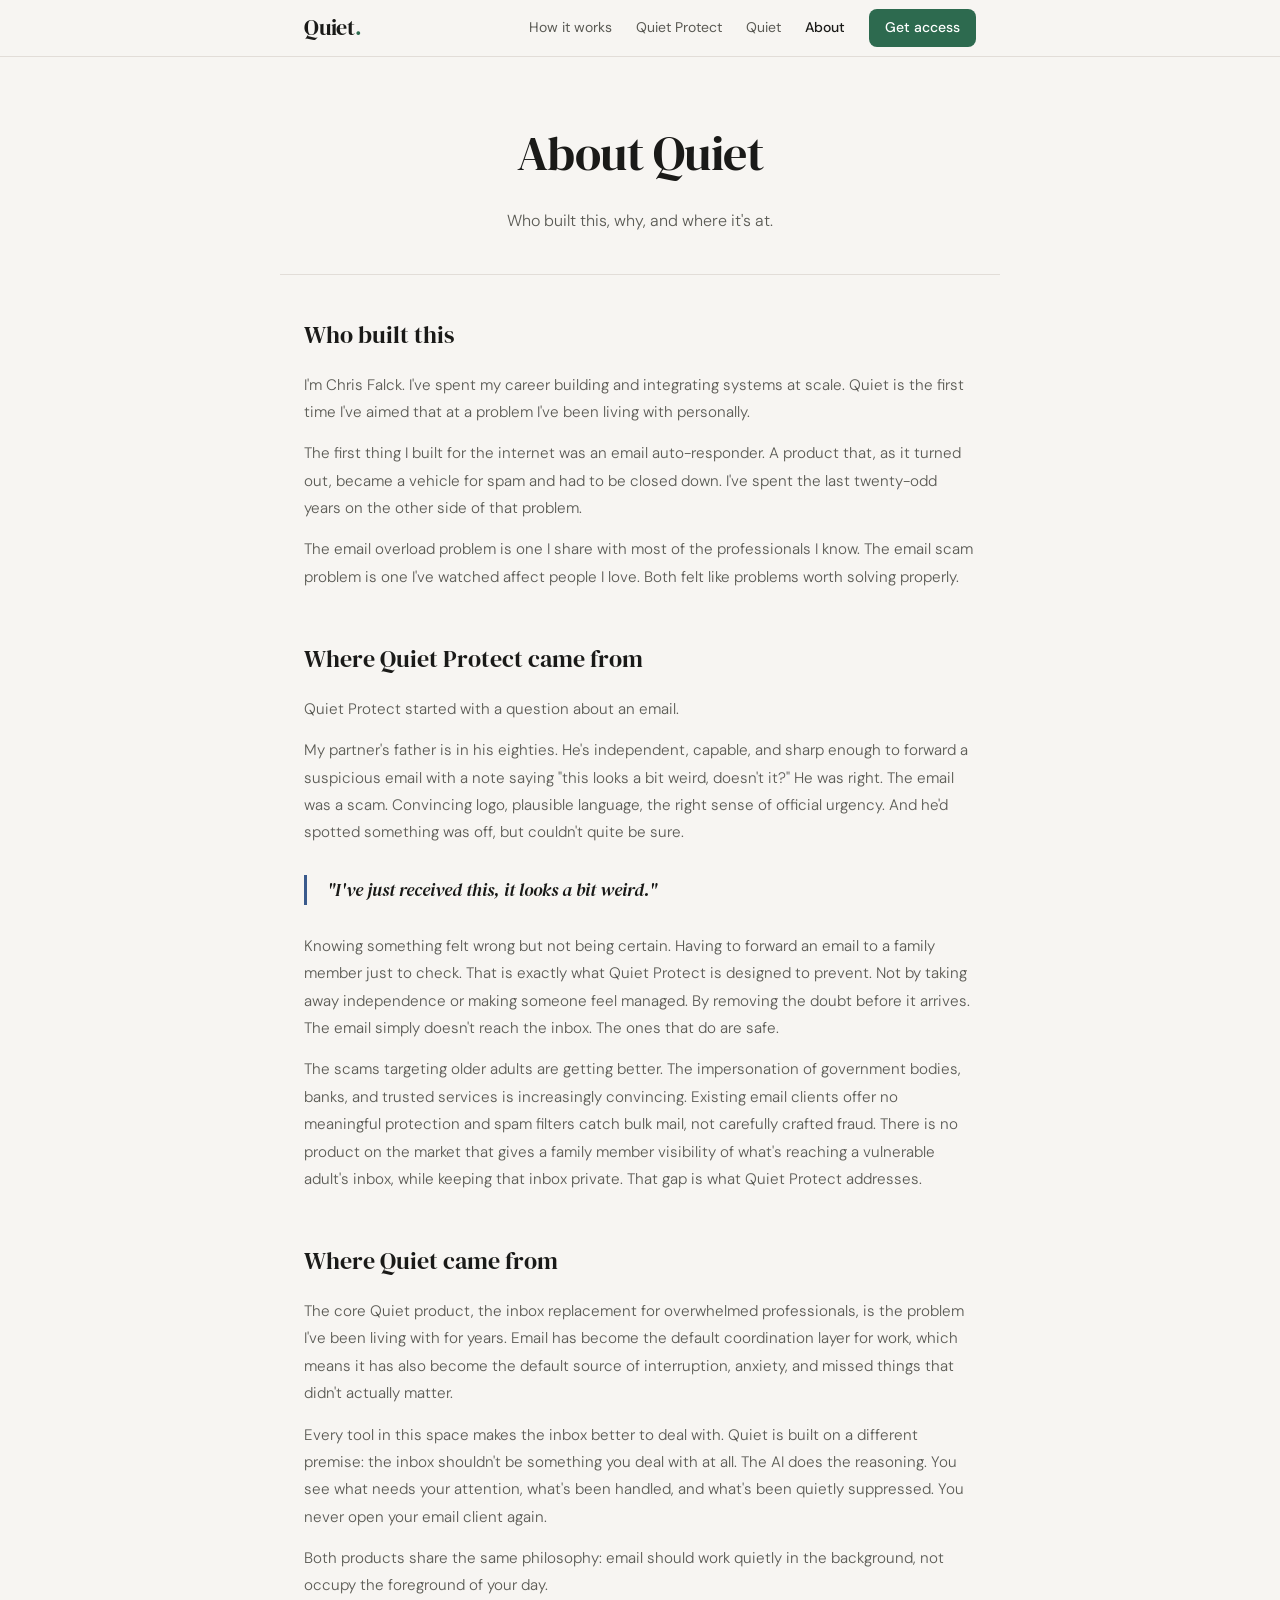
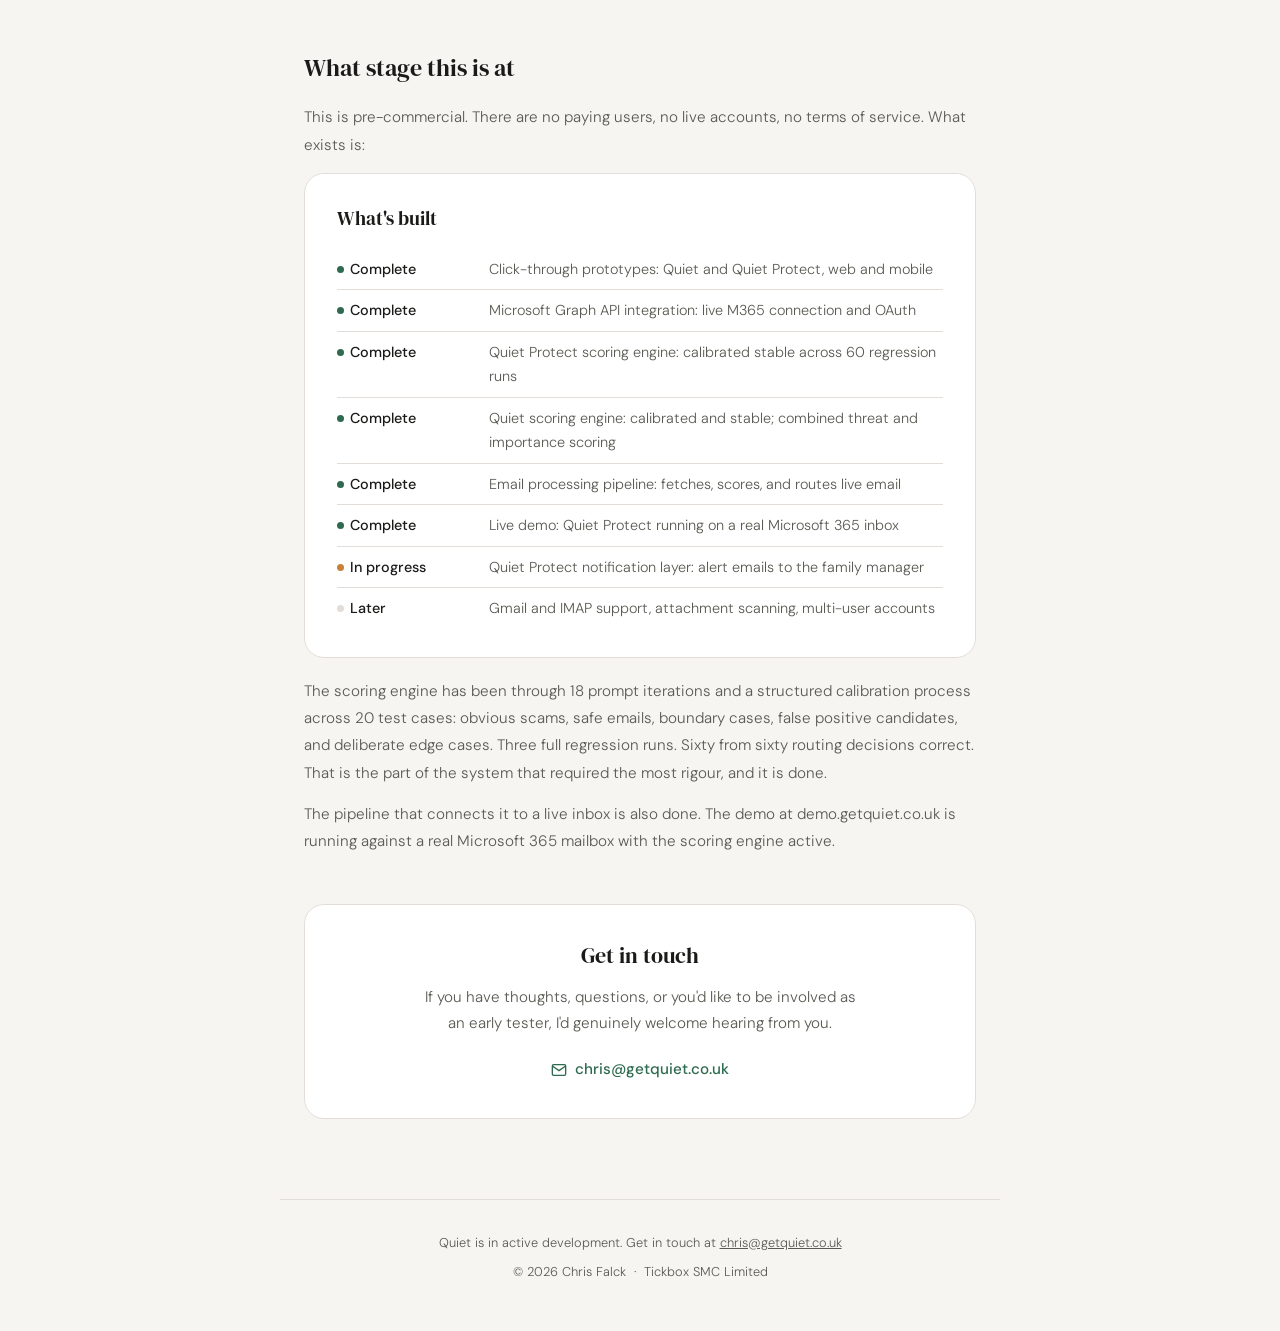
<file: about.html>
<!DOCTYPE html>
<html lang="en">
<head>
  <meta charset="UTF-8" />
  <meta name="viewport" content="width=device-width, initial-scale=1.0" />
  <title>About Quiet</title>
  <link rel="preconnect" href="https://fonts.googleapis.com" />
  <link rel="preconnect" href="https://fonts.gstatic.com" crossorigin />
  <link href="https://fonts.googleapis.com/css2?family=DM+Serif+Display:ital@0;1&family=DM+Sans:wght@300;400;500&display=swap" rel="stylesheet" />
  <link rel="stylesheet" href="/css/style.css" />
  <link rel="icon" type="image/svg+xml" href="/favicon.svg">
  <link rel="apple-touch-icon" href="/apple-touch-icon.png">
</head>
<body>

  <nav class="nav">
    <div class="nav-inner">
      <a href="/" class="nav-logo">Quiet<span>.</span></a>
      <button class="nav-hamburger" aria-label="Menu" aria-expanded="false">
        <span></span><span></span><span></span>
      </button>
      <div class="nav-links">
        <a href="/how-it-works.html">How it works</a>
        <a href="/quiet-protect.html">Quiet Protect</a>
        <a href="/quiet.html">Quiet</a>
        <a href="/about.html" class="active">About</a>
        <a href="https://tally.so/r/0QJkjy" class="nav-cta" target="_blank" rel="noopener">Get access</a>
      </div>
    </div>
  </nav>

  <header class="page-header fade-up">
    <h1 class="page-title">About Quiet</h1>
    <p class="page-subtitle">Who built this, why, and where it's at.</p>
  </header>

  <hr class="divider" />

  <main>

    <!-- WHO BUILT THIS -->
    <div class="about-section fade-up d1">
      <h2>Who built this</h2>
      <p>I'm Chris Falck. I've spent my career building and integrating systems at scale. Quiet is the first time I've aimed that at a problem I've been living with personally.</p>
      <p>The first thing I built for the internet was an email auto-responder. A product that, as it turned out, became a vehicle for spam and had to be closed down. I've spent the last twenty-odd years on the other side of that problem.</p>
      <p>The email overload problem is one I share with most of the professionals I know. The email scam problem is one I've watched affect people I love. Both felt like problems worth solving properly.</p>
    </div>

    <!-- THE ORIGIN STORY -->
    <div class="about-section fade-up d2">
      <h2>Where Quiet Protect came from</h2>

      <p>Quiet Protect started with a question about an email.</p>

      <p>My partner's father is in his eighties. He's independent, capable, and sharp enough to forward a suspicious email with a note saying "this looks a bit weird, doesn't it?" He was right. The email was a scam. Convincing logo, plausible language, the right sense of official urgency. And he'd spotted something was off, but couldn't quite be sure.</p>

      <div class="origin-quote">
        "I've just received this, it looks a bit weird."
      </div>

      <p>Knowing something felt wrong but not being certain. Having to forward an email to a family member just to check. That is exactly what Quiet Protect is designed to prevent. Not by taking away independence or making someone feel managed. By removing the doubt before it arrives. The email simply doesn't reach the inbox. The ones that do are safe.</p>

      <p>The scams targeting older adults are getting better. The impersonation of government bodies, banks, and trusted services is increasingly convincing. Existing email clients offer no meaningful protection and spam filters catch bulk mail, not carefully crafted fraud. There is no product on the market that gives a family member visibility of what's reaching a vulnerable adult's inbox, while keeping that inbox private. That gap is what Quiet Protect addresses.</p>
    </div>

    <!-- WHERE QUIET CAME FROM -->
    <div class="about-section fade-up d3">
      <h2>Where Quiet came from</h2>
      <p>The core Quiet product, the inbox replacement for overwhelmed professionals, is the problem I've been living with for years. Email has become the default coordination layer for work, which means it has also become the default source of interruption, anxiety, and missed things that didn't actually matter.</p>
      <p>Every tool in this space makes the inbox better to deal with. Quiet is built on a different premise: the inbox shouldn't be something you deal with at all. The AI does the reasoning. You see what needs your attention, what's been handled, and what's been quietly suppressed. You never open your email client again.</p>
      <p>Both products share the same philosophy: email should work quietly in the background, not occupy the foreground of your day.</p>
    </div>

    <!-- WHAT STAGE THIS IS AT -->
    <div class="about-section fade-up d4">
      <h2>What stage this is at</h2>
      <p>This is pre-commercial. There are no paying users, no live accounts, no terms of service. What exists is:</p>

      <div class="status-card">
        <h3>What's built</h3>
        <div class="status-row">
          <span class="status-label"><span class="status-dot"></span>Complete</span>
          <span class="status-value">Click-through prototypes: Quiet and Quiet Protect, web and mobile</span>
        </div>
        <div class="status-row">
          <span class="status-label"><span class="status-dot"></span>Complete</span>
          <span class="status-value">Microsoft Graph API integration: live M365 connection and OAuth</span>
        </div>
        <div class="status-row">
          <span class="status-label"><span class="status-dot"></span>Complete</span>
          <span class="status-value">Quiet Protect scoring engine: calibrated stable across 60 regression runs</span>
        </div>
        <div class="status-row">
          <span class="status-label"><span class="status-dot"></span>Complete</span>
          <span class="status-value">Quiet scoring engine: calibrated and stable; combined threat and importance scoring</span>
        </div>
        <div class="status-row">
          <span class="status-label"><span class="status-dot"></span>Complete</span>
          <span class="status-value">Email processing pipeline: fetches, scores, and routes live email</span>
        </div>
        <div class="status-row">
          <span class="status-label"><span class="status-dot"></span>Complete</span>
          <span class="status-value">Live demo: Quiet Protect running on a real Microsoft 365 inbox</span>
        </div>
        <div class="status-row">
          <span class="status-label"><span class="status-dot amber"></span>In progress</span>
          <span class="status-value">Quiet Protect notification layer: alert emails to the family manager</span>
        </div>
        <div class="status-row">
          <span class="status-label"><span class="status-dot grey"></span>Later</span>
          <span class="status-value">Gmail and IMAP support, attachment scanning, multi-user accounts</span>
        </div>
      </div>

      <p style="margin-top: 20px;">The scoring engine has been through 18 prompt iterations and a structured
      calibration process across 20 test cases: obvious scams, safe emails,
      boundary cases, false positive candidates, and deliberate edge cases.
      Three full regression runs. Sixty from sixty routing decisions correct.
      That is the part of the system that required the most rigour, and it is done.</p>
      <p>The pipeline that connects it to a live inbox is also done. The demo at
      demo.getquiet.co.uk is running against a real Microsoft 365 mailbox with the
      scoring engine active.</p>
    </div>

    <!-- GET IN TOUCH -->
    <div class="contact-card fade-up d5">
      <h3>Get in touch</h3>
      <p>If you have thoughts, questions, or you'd like to be involved as an early tester, I'd genuinely welcome hearing from you.</p>
      <a href="mailto:chris@getquiet.co.uk" class="contact-link">
        <svg width="16" height="16" viewBox="0 0 24 24" fill="none" stroke="currentColor" stroke-width="2"><path d="M4 4h16c1.1 0 2 .9 2 2v12c0 1.1-.9 2-2 2H4c-1.1 0-2-.9-2-2V6c0-1.1.9-2 2-2z"/><polyline points="22,6 12,13 2,6"/></svg>
        chris@getquiet.co.uk
      </a>
    </div>

  </main>

  <footer>
    <p>Quiet is in active development. Get in touch at <a href="mailto:chris@getquiet.co.uk">chris@getquiet.co.uk</a></p>
    <p style="margin-top: 8px;">© 2026 Chris Falck &nbsp;·&nbsp; Tickbox SMC Limited</p>
  </footer>
  <script src="/js/site.js"></script>

</body>
</html>
</file>
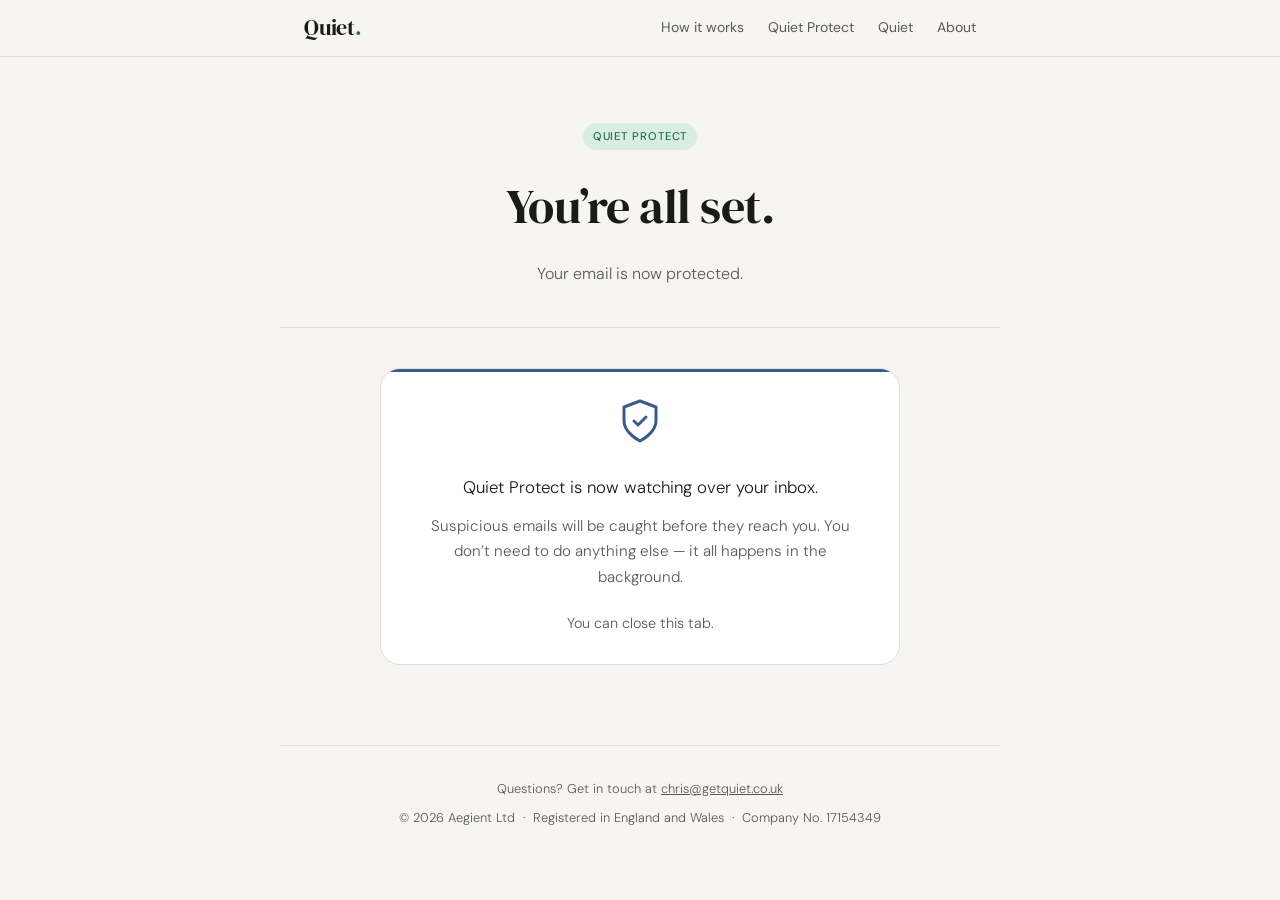
<file: connected.html>
<!DOCTYPE html>
<html lang="en">
<head>
  <meta charset="UTF-8" />
  <meta name="viewport" content="width=device-width, initial-scale=1.0" />
  <title>You're connected &mdash; Quiet Protect</title>
  <link rel="preconnect" href="https://fonts.googleapis.com" />
  <link rel="preconnect" href="https://fonts.gstatic.com" crossorigin />
  <link href="https://fonts.googleapis.com/css2?family=DM+Serif+Display:ital@0;1&family=DM+Sans:wght@300;400;500&display=swap" rel="stylesheet" />
  <link rel="stylesheet" href="/css/style.css" />
  <link rel="icon" type="image/svg+xml" href="/favicon.svg">
  <link rel="apple-touch-icon" href="/apple-touch-icon.png">
</head>
<body>

  <nav class="nav">
    <div class="nav-inner">
      <a href="/" class="nav-logo">Quiet<span>.</span></a>
      <button class="nav-hamburger" aria-label="Menu" aria-expanded="false">
        <span></span><span></span><span></span>
      </button>
      <div class="nav-links">
        <a href="/how-it-works.html">How it works</a>
        <a href="/quiet-protect.html">Quiet Protect</a>
        <a href="/quiet.html">Quiet</a>
        <a href="/about.html">About</a>
      </div>
    </div>
  </nav>

  <header class="page-header fade-up" style="padding-top: 64px;">
    <span class="pill-tag">Quiet Protect</span>
    <h1 class="page-title">You&rsquo;re all set.</h1>
    <p class="page-subtitle">Your email is now protected.</p>
  </header>

  <hr class="divider" />

  <main>
    <div class="card protect fade-up d1" style="text-align: center; max-width: 520px; margin: 0 auto;">

      <div style="margin-bottom: 20px;">
        <svg width="48" height="48" viewBox="0 0 24 24" fill="none" stroke="var(--protect)" stroke-width="1.5" stroke-linecap="round" stroke-linejoin="round">
          <path d="M12 22s8-4 8-10V5l-8-3-8 3v7c0 6 8 10 8 10z"/>
          <polyline points="9 12 11 14 15 10"/>
        </svg>
      </div>

      <p style="font-size: 1.05rem; color: var(--ink); margin-bottom: 12px;">
        Quiet Protect is now watching over your inbox.
      </p>

      <p style="font-size: 0.95rem; color: var(--ink-soft);">
        Suspicious emails will be caught before they reach you. You don&rsquo;t
        need to do anything else &mdash; it all happens in the background.
      </p>

      <p style="margin-top: 20px; font-size: 0.9rem; color: var(--ink-soft);">
        You can close this tab.
      </p>

    </div>
  </main>

  <footer>
    <p>Questions? Get in touch at <a href="mailto:chris@getquiet.co.uk">chris@getquiet.co.uk</a></p>
    <p style="margin-top: 8px;">&#169; 2026 Aegient Ltd &nbsp;&#183;&nbsp; Registered in England and Wales &nbsp;&#183;&nbsp; Company No. 17154349</p>
  </footer>

  <script src="/js/site.js"></script>

</body>
</html>
</file>
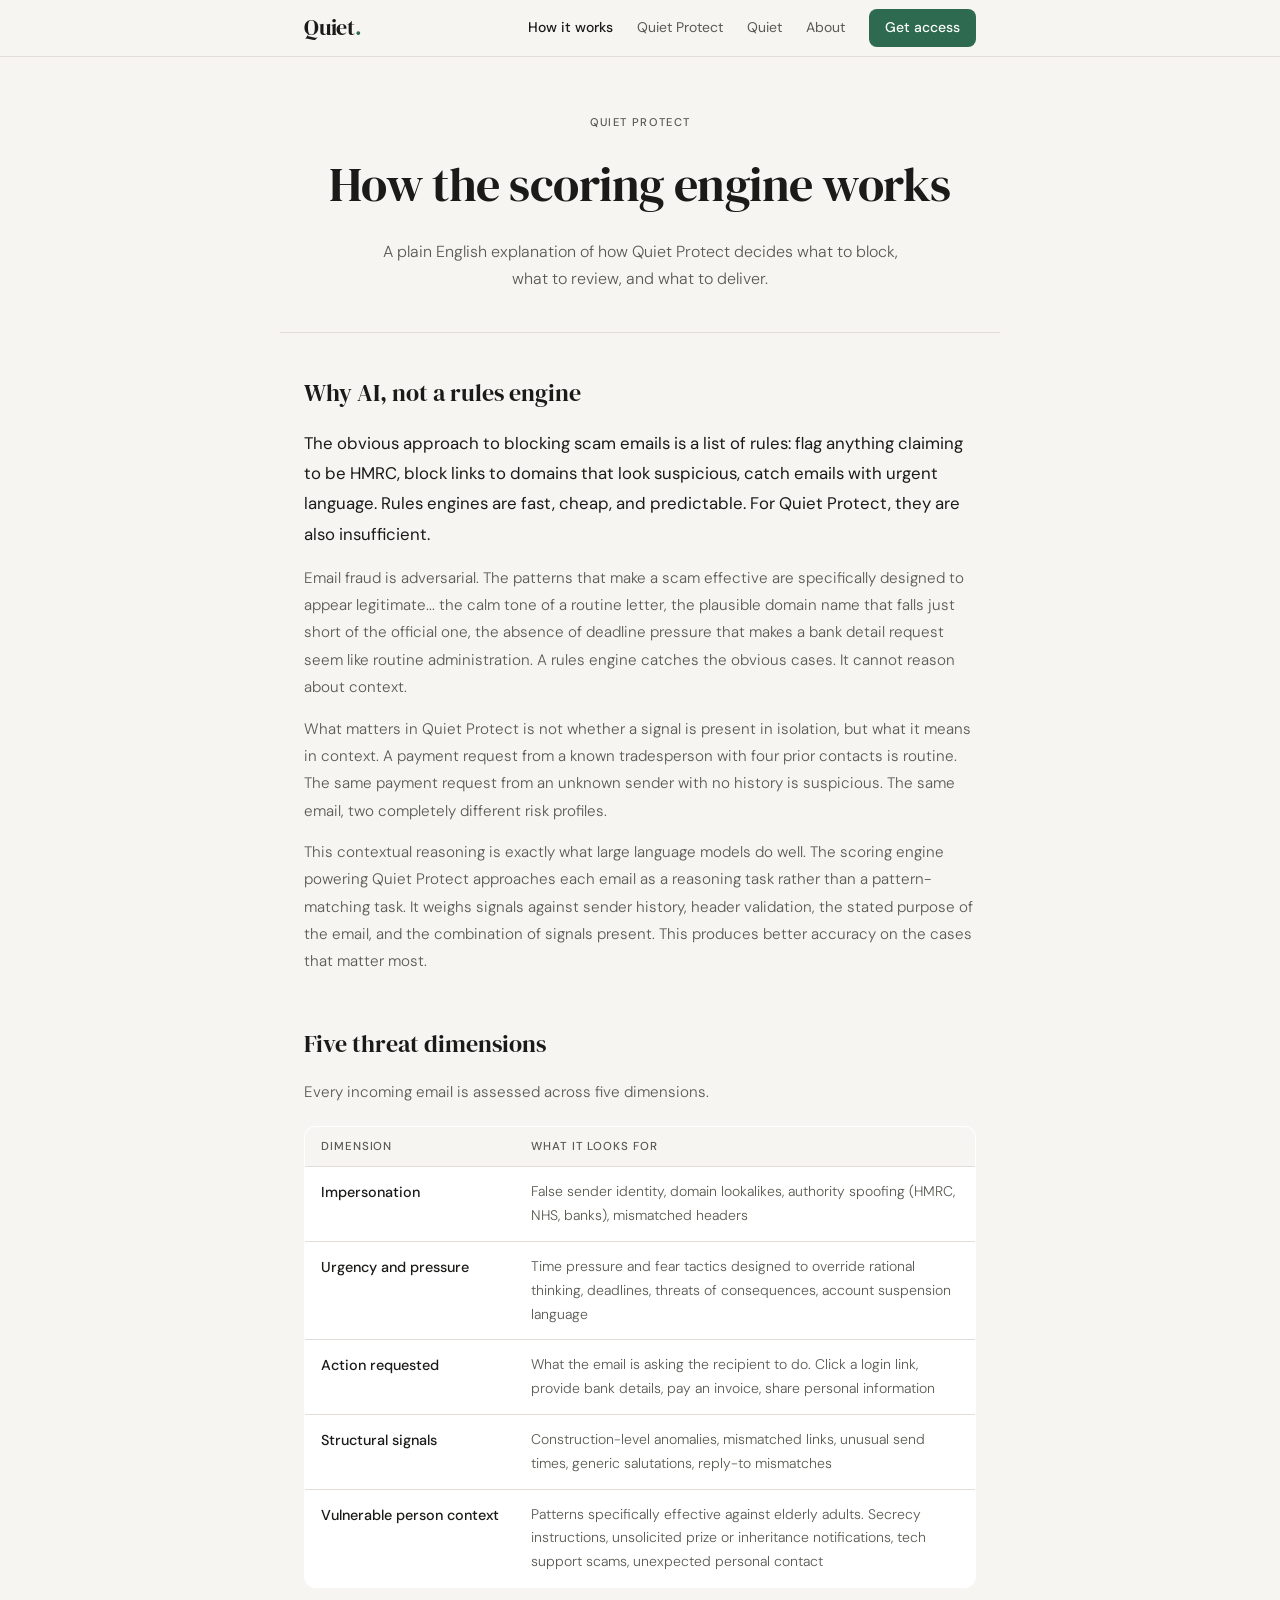
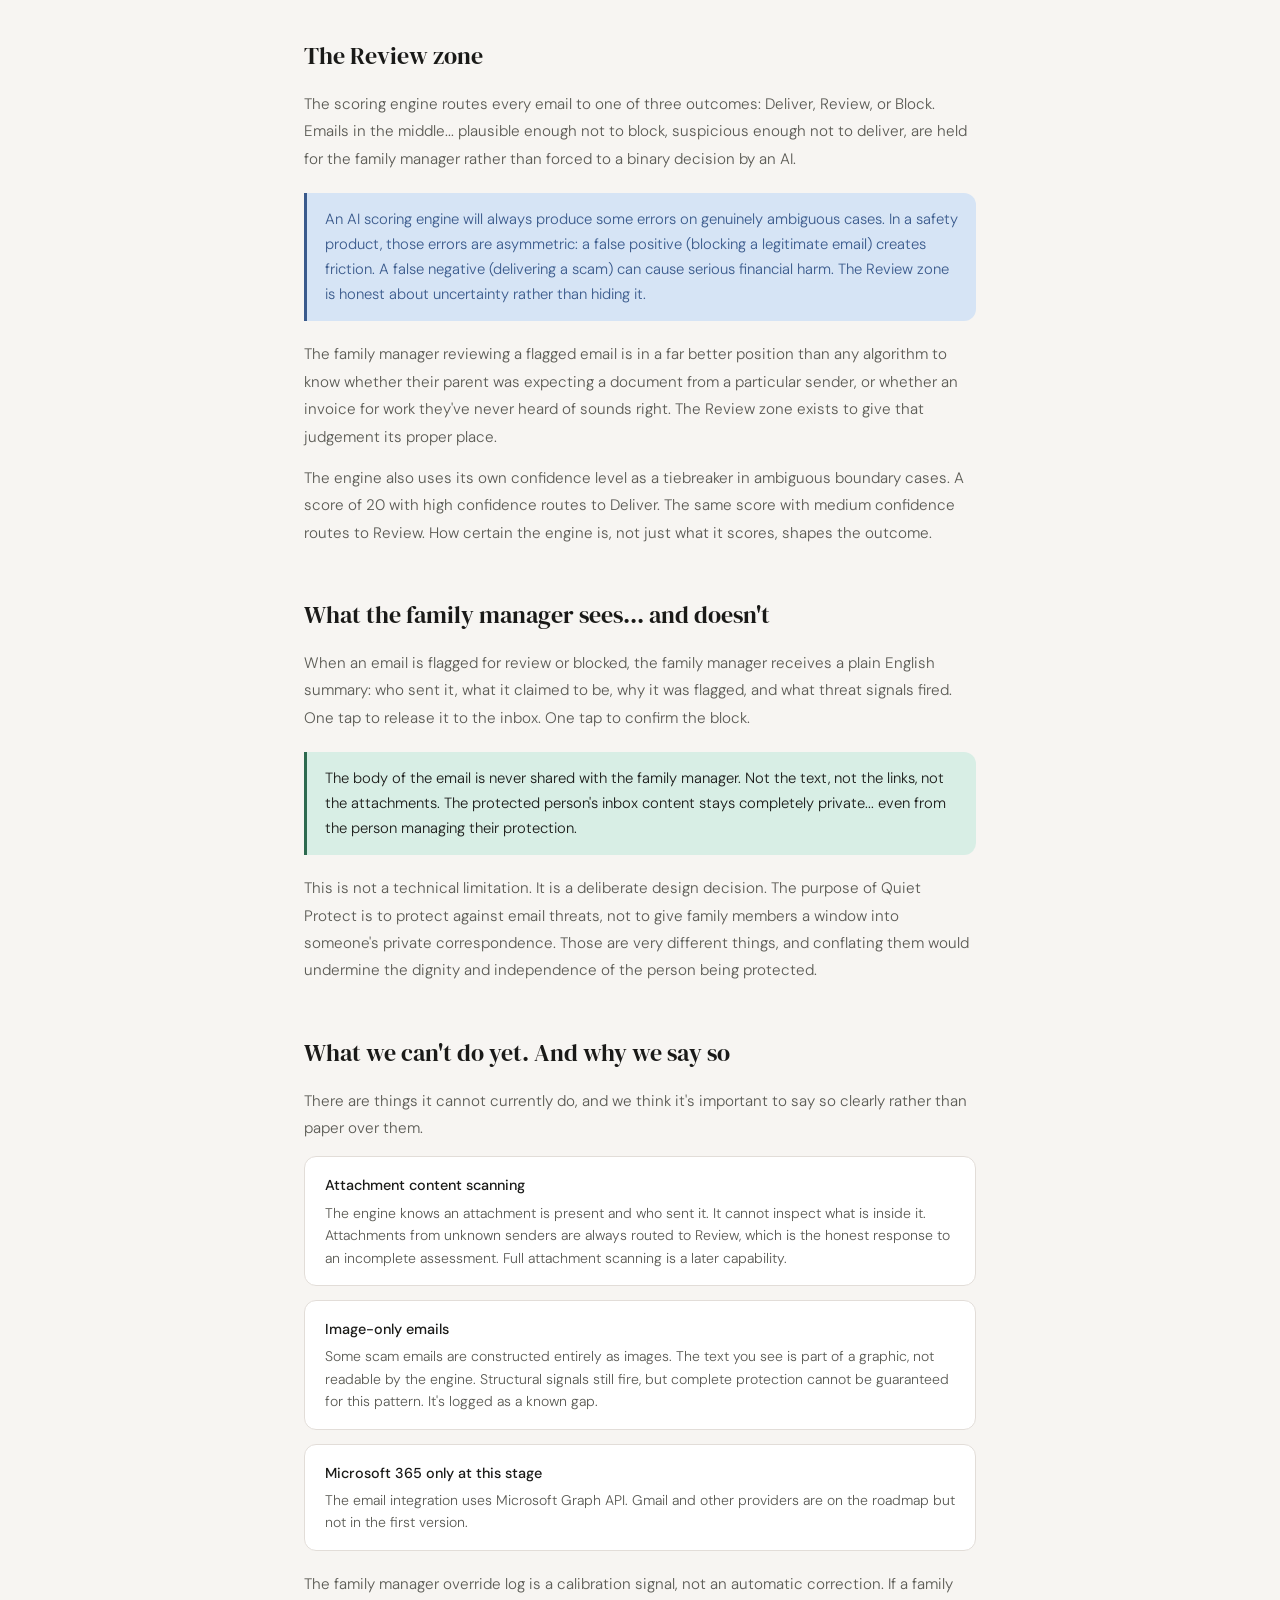
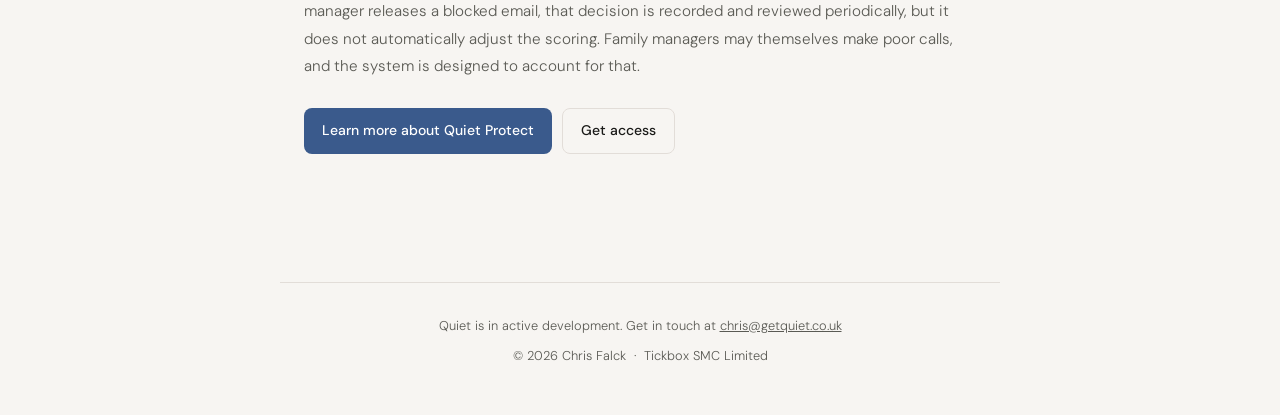
<file: how-it-works.html>
<!DOCTYPE html>
<html lang="en">
<head>
  <meta charset="UTF-8" />
  <meta name="viewport" content="width=device-width, initial-scale=1.0" />
  <title>How Quiet Works</title>
  <link rel="preconnect" href="https://fonts.googleapis.com" />
  <link rel="preconnect" href="https://fonts.gstatic.com" crossorigin />
  <link href="https://fonts.googleapis.com/css2?family=DM+Serif+Display:ital@0;1&family=DM+Sans:wght@300;400;500&display=swap" rel="stylesheet" />
  <link rel="stylesheet" href="/css/style.css" />
  <link rel="icon" type="image/svg+xml" href="/favicon.svg">
  <link rel="apple-touch-icon" href="/apple-touch-icon.png">
</head>
<body>

  <nav class="nav">
    <div class="nav-inner">
      <a href="/" class="nav-logo">Quiet<span>.</span></a>
      <button class="nav-hamburger" aria-label="Menu" aria-expanded="false">
        <span></span><span></span><span></span>
      </button>
      <div class="nav-links">
        <a href="/how-it-works.html" class="active">How it works</a>
        <a href="/quiet-protect.html">Quiet Protect</a>
        <a href="/quiet.html">Quiet</a>
        <a href="/about.html">About</a>
        <a href="https://tally.so/r/0QJkjy" class="nav-cta" target="_blank" rel="noopener">Get access</a>
      </div>
    </div>
  </nav>

  <header class="page-header fade-up">
    <p class="section-label">Quiet Protect</p>
    <h1 class="page-title">How the scoring engine works</h1>
    <p class="page-subtitle">A plain English explanation of how Quiet Protect decides what to block, what to review, and what to deliver.</p>
  </header>

  <hr class="divider" />

  <main>

    <!-- WHY AI -->
    <div class="how-section fade-up d1">
      <h2>Why AI, not a rules engine</h2>
      <p class="lead">The obvious approach to blocking scam emails is a list of rules: flag anything claiming to be HMRC, block links to domains that look suspicious, catch emails with urgent language. Rules engines are fast, cheap, and predictable. For Quiet Protect, they are also insufficient.</p>
      <p>Email fraud is adversarial. The patterns that make a scam effective are specifically designed to appear legitimate... the calm tone of a routine letter, the plausible domain name that falls just short of the official one, the absence of deadline pressure that makes a bank detail request seem like routine administration. A rules engine catches the obvious cases. It cannot reason about context.</p>
      <p>What matters in Quiet Protect is not whether a signal is present in isolation, but what it means in context. A payment request from a known tradesperson with four prior contacts is routine. The same payment request from an unknown sender with no history is suspicious. The same email, two completely different risk profiles.</p>
      <p>This contextual reasoning is exactly what large language models do well. The scoring engine powering Quiet Protect approaches each email as a reasoning task rather than a pattern-matching task. It weighs signals against sender history, header validation, the stated purpose of the email, and the combination of signals present. This produces better accuracy on the cases that matter most.</p>
    </div>

    <!-- THE FIVE DIMENSIONS -->
    <div class="how-section fade-up d2">
      <h2>Five threat dimensions</h2>
      <p>Every incoming email is assessed across five dimensions.</p>

      <table class="dimension-table">
        <thead>
          <tr>
            <th>Dimension</th>
            <th>What it looks for</th>
          </tr>
        </thead>
        <tbody>
          <tr>
            <td class="dim-name">Impersonation</td>
            <td class="dim-desc">False sender identity, domain lookalikes, authority spoofing (HMRC, NHS, banks), mismatched headers</td>
          </tr>
          <tr>
            <td class="dim-name">Urgency and pressure</td>
            <td class="dim-desc">Time pressure and fear tactics designed to override rational thinking, deadlines, threats of consequences, account suspension language</td>
          </tr>
          <tr>
            <td class="dim-name">Action requested</td>
            <td class="dim-desc">What the email is asking the recipient to do. Click a login link, provide bank details, pay an invoice, share personal information</td>
          </tr>
          <tr>
            <td class="dim-name">Structural signals</td>
            <td class="dim-desc">Construction-level anomalies, mismatched links, unusual send times, generic salutations, reply-to mismatches</td>
          </tr>
          <tr>
            <td class="dim-name">Vulnerable person context</td>
            <td class="dim-desc">Patterns specifically effective against elderly adults. Secrecy instructions, unsolicited prize or inheritance notifications, tech support scams, unexpected personal contact</td>
          </tr>
        </tbody>
      </table>

    </div>

    <!-- THE REVIEW ZONE -->
    <div class="how-section fade-up d3">
      <h2>The Review zone</h2>
      <p>The scoring engine routes every email to one of three outcomes: Deliver, Review, or Block. Emails in the middle... plausible enough not to block, suspicious enough not to deliver, are held for the family manager rather than forced to a binary decision by an AI.</p>

      <div class="callout protect-callout">
        An AI scoring engine will always produce some errors on genuinely ambiguous cases. In a safety product, those errors are asymmetric: a false positive (blocking a legitimate email) creates friction. A false negative (delivering a scam) can cause serious financial harm. The Review zone is honest about uncertainty rather than hiding it.
      </div>

      <p>The family manager reviewing a flagged email is in a far better position than any algorithm to know whether their parent was expecting a document from a particular sender, or whether an invoice for work they've never heard of sounds right. The Review zone exists to give that judgement its proper place.</p>
      <p>The engine also uses its own confidence level as a tiebreaker in ambiguous boundary cases. A score of 20 with high confidence routes to Deliver. The same score with medium confidence routes to Review. How certain the engine is, not just what it scores, shapes the outcome.</p>
    </div>

    <!-- WHAT THE FAMILY MANAGER SEES -->
    <div class="how-section fade-up d4">
      <h2>What the family manager sees... and doesn't</h2>
      <p>When an email is flagged for review or blocked, the family manager receives a plain English summary: who sent it, what it claimed to be, why it was flagged, and what threat signals fired. One tap to release it to the inbox. One tap to confirm the block.</p>

      <div class="callout">
        The body of the email is never shared with the family manager. Not the text, not the links, not the attachments. The protected person's inbox content stays completely private... even from the person managing their protection.
      </div>

      <p>This is not a technical limitation. It is a deliberate design decision. The purpose of Quiet Protect is to protect against email threats, not to give family members a window into someone's private correspondence. Those are very different things, and conflating them would undermine the dignity and independence of the person being protected.</p>
    </div>

    <!-- KNOWN LIMITATIONS -->
    <div class="how-section fade-up d5">
      <h2>What we can't do yet. And why we say so</h2>
      <p>There are things it cannot currently do, and we think it's important to say so clearly rather than paper over them.</p>

      <div class="limitation">
        <strong>Attachment content scanning</strong>
        <p>The engine knows an attachment is present and who sent it. It cannot inspect what is inside it. Attachments from unknown senders are always routed to Review, which is the honest response to an incomplete assessment. Full attachment scanning is a later capability.</p>
      </div>
      <div class="limitation">
        <strong>Image-only emails</strong>
        <p>Some scam emails are constructed entirely as images. The text you see is part of a graphic, not readable by the engine. Structural signals still fire, but complete protection cannot be guaranteed for this pattern. It's logged as a known gap.</p>
      </div>
      <div class="limitation">
        <strong>Microsoft 365 only at this stage</strong>
        <p>The email integration uses Microsoft Graph API. Gmail and other providers are on the roadmap but not in the first version.</p>
      </div>

      <p style="margin-top: 20px;">The family manager override log is a calibration signal, not an automatic correction. If a family manager releases a blocked email, that decision is recorded and reviewed periodically, but it does not automatically adjust the scoring. Family managers may themselves make poor calls, and the system is designed to account for that.</p>

      <div class="btn-group" style="margin-top: 28px;">
        <a href="/quiet-protect.html" class="btn btn-primary protect-btn">Learn more about Quiet Protect</a>
        <a href="https://tally.so/r/0QJkjy" class="btn btn-secondary" target="_blank" rel="noopener">Get access</a>
      </div>
    </div>

  </main>

  <footer>
    <p>Quiet is in active development. Get in touch at <a href="mailto:chris@getquiet.co.uk">chris@getquiet.co.uk</a></p>
    <p style="margin-top: 8px;">© 2026 Chris Falck &nbsp;·&nbsp; Tickbox SMC Limited</p>
  </footer>
  <script src="/js/site.js"></script>

</body>
</html>
</file>
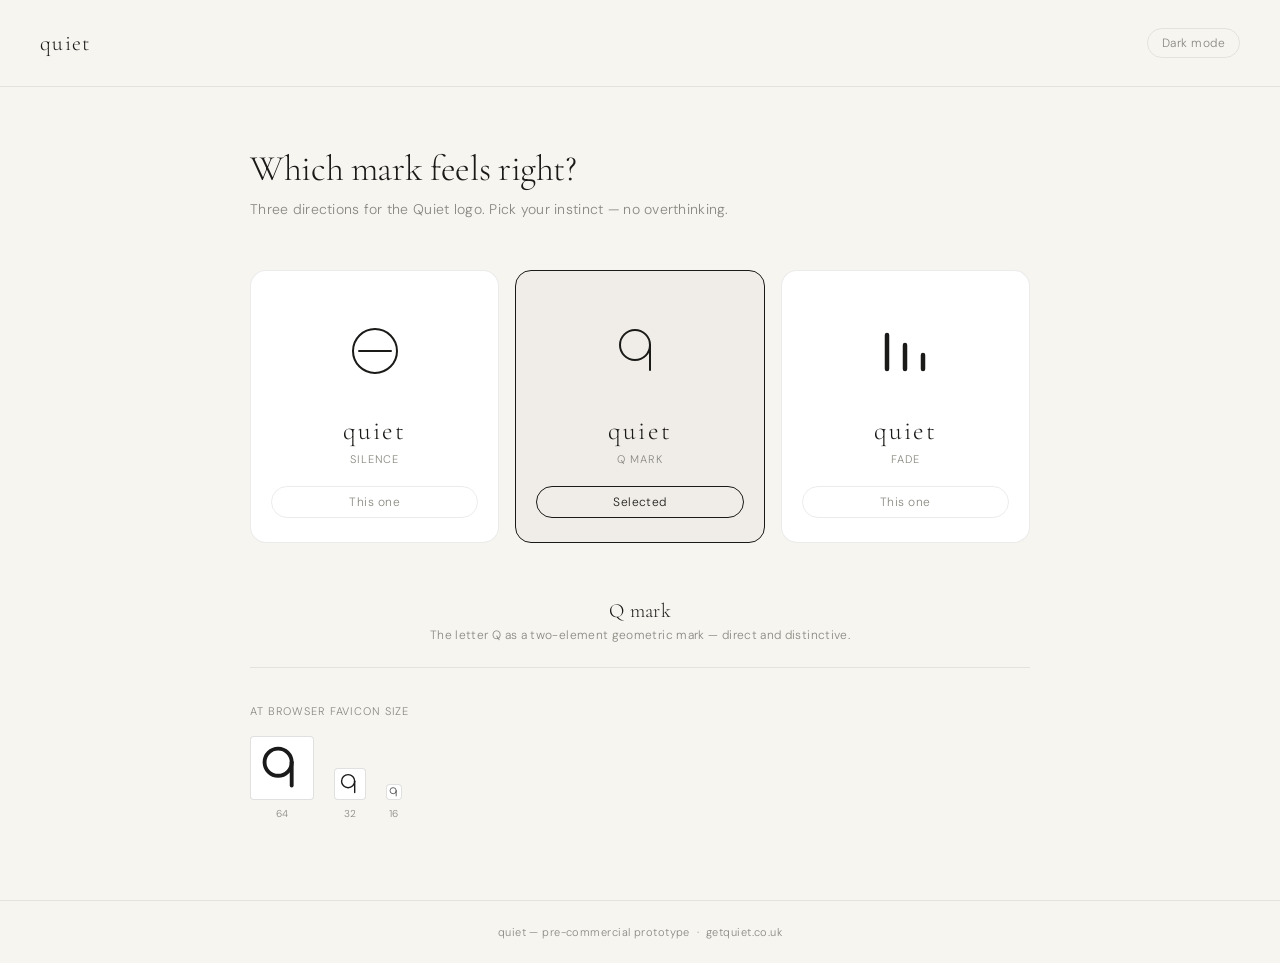
<file: logo-concepts.html>
<!DOCTYPE html>
<html lang="en">
<head>
<meta charset="UTF-8">
<meta name="viewport" content="width=device-width, initial-scale=1.0">
<title>Quiet — Logo Concepts</title>
<link rel="preconnect" href="https://fonts.googleapis.com">
<link rel="preconnect" href="https://fonts.gstatic.com" crossorigin>
<link href="https://fonts.googleapis.com/css2?family=Cormorant+Garamond:wght@300;400&family=DM+Sans:wght@300;400&display=swap" rel="stylesheet">
<style>
  :root {
    --bg: #f7f5f0;
    --surface: #ffffff;
    --border: rgba(0,0,0,0.08);
    --text: #1a1a18;
    --muted: #888880;
    --mark: #1a1a18;
    --selected-border: #1a1a18;
    --selected-bg: #f0ede8;
  }
  .dark {
    --bg: #111110;
    --surface: #1c1c1a;
    --border: rgba(255,255,255,0.08);
    --text: #e8e6e0;
    --muted: #666660;
    --mark: #e8e6e0;
    --selected-border: #e8e6e0;
    --selected-bg: #242420;
  }

  * { box-sizing: border-box; margin: 0; padding: 0; }

  body {
    background: var(--bg);
    color: var(--text);
    font-family: 'DM Sans', sans-serif;
    font-weight: 300;
    min-height: 100vh;
    transition: background .3s, color .3s;
  }

  header {
    display: flex;
    align-items: center;
    justify-content: space-between;
    padding: 28px 40px;
    border-bottom: 0.5px solid var(--border);
  }

  .wordmark {
    font-family: 'Cormorant Garamond', serif;
    font-weight: 300;
    font-size: 22px;
    letter-spacing: 0.06em;
    color: var(--text);
  }

  .toggle-btn {
    font-family: 'DM Sans', sans-serif;
    font-weight: 300;
    font-size: 12px;
    color: var(--muted);
    background: none;
    border: 0.5px solid var(--border);
    border-radius: 20px;
    padding: 6px 14px;
    cursor: pointer;
    letter-spacing: 0.04em;
    transition: color .2s, border-color .2s;
  }
  .toggle-btn:hover { color: var(--text); border-color: var(--muted); }

  main {
    max-width: 860px;
    margin: 0 auto;
    padding: 60px 40px 80px;
  }

  .prompt {
    font-family: 'Cormorant Garamond', serif;
    font-weight: 300;
    font-size: 36px;
    letter-spacing: -0.01em;
    line-height: 1.2;
    color: var(--text);
    margin-bottom: 10px;
  }

  .subprompt {
    font-size: 14px;
    color: var(--muted);
    font-weight: 300;
    letter-spacing: 0.02em;
    margin-bottom: 52px;
  }

  .concepts {
    display: grid;
    grid-template-columns: repeat(3, 1fr);
    gap: 16px;
    margin-bottom: 40px;
  }

  @media (max-width: 600px) {
    .concepts { grid-template-columns: 1fr; }
    header { padding: 20px 24px; }
    main { padding: 40px 24px 60px; }
    .prompt { font-size: 28px; }
  }

  .concept {
    background: var(--surface);
    border: 0.5px solid var(--border);
    border-radius: 16px;
    padding: 36px 20px 24px;
    text-align: center;
    cursor: pointer;
    transition: border-color .2s, background .2s, transform .15s;
    user-select: none;
  }
  .concept:hover { border-color: var(--muted); transform: translateY(-1px); }
  .concept.chosen {
    border: 1.5px solid var(--selected-border);
    background: var(--selected-bg);
  }

  .mark-wrap {
    height: 88px;
    display: flex;
    align-items: center;
    justify-content: center;
    margin-bottom: 20px;
  }

  .mark-wrap svg { transition: opacity .2s; }

  .concept-name {
    font-family: 'Cormorant Garamond', serif;
    font-weight: 300;
    font-size: 26px;
    letter-spacing: 0.08em;
    color: var(--text);
    margin-bottom: 6px;
  }

  .concept-label {
    font-size: 11px;
    color: var(--muted);
    letter-spacing: 0.08em;
    text-transform: uppercase;
    margin-bottom: 20px;
  }

  .choose-btn {
    font-family: 'DM Sans', sans-serif;
    font-weight: 300;
    font-size: 12px;
    letter-spacing: 0.04em;
    color: var(--muted);
    background: none;
    border: 0.5px solid var(--border);
    border-radius: 20px;
    padding: 7px 18px;
    cursor: pointer;
    width: 100%;
    transition: color .2s, border-color .2s, background .2s;
  }
  .concept:hover .choose-btn { color: var(--text); border-color: var(--muted); }
  .concept.chosen .choose-btn {
    color: var(--text);
    border-color: var(--selected-border);
    background: transparent;
  }

  .result {
    min-height: 52px;
    text-align: center;
    padding: 16px;
    opacity: 0;
    transition: opacity .3s;
  }
  .result.visible { opacity: 1; }
  .result-text {
    font-family: 'Cormorant Garamond', serif;
    font-weight: 300;
    font-size: 20px;
    letter-spacing: 0.02em;
    color: var(--text);
    margin-bottom: 4px;
  }
  .result-sub {
    font-size: 12px;
    color: var(--muted);
    letter-spacing: 0.03em;
  }

  .favicon-strip {
    border-top: 0.5px solid var(--border);
    padding-top: 36px;
    margin-top: 8px;
  }
  .strip-label {
    font-size: 11px;
    letter-spacing: 0.08em;
    text-transform: uppercase;
    color: var(--muted);
    margin-bottom: 18px;
  }
  .favicons {
    display: flex;
    gap: 20px;
    align-items: flex-end;
    flex-wrap: wrap;
  }
  .fav-item {
    display: flex;
    flex-direction: column;
    align-items: center;
    gap: 7px;
  }
  .fav-box {
    background: #ffffff;
    border: 0.5px solid rgba(0,0,0,0.12);
    border-radius: 4px;
    display: flex;
    align-items: center;
    justify-content: center;
    overflow: hidden;
  }
  .fav-size { font-size: 10px; color: var(--muted); letter-spacing: 0.04em; }

  footer {
    text-align: center;
    padding: 24px;
    font-size: 11px;
    color: var(--muted);
    letter-spacing: 0.04em;
    border-top: 0.5px solid var(--border);
  }
</style>
</head>
<body>

<header>
  <div class="wordmark">quiet</div>
  <button class="toggle-btn" onclick="toggleDark()" id="darkBtn">Dark mode</button>
</header>

<main>
  <p class="prompt">Which mark feels right?</p>
  <p class="subprompt">Three directions for the Quiet logo. Pick your instinct — no overthinking.</p>

  <div class="concepts">

    <div class="concept" id="c1" onclick="choose(1)">
      <div class="mark-wrap">
        <svg width="72" height="72" viewBox="0 0 72 72" fill="none">
          <circle cx="36" cy="36" r="22" stroke="var(--mark)" stroke-width="2"/>
          <line x1="20" y1="36" x2="52" y2="36" stroke="var(--mark)" stroke-width="2" stroke-linecap="round"/>
        </svg>
      </div>
      <div class="concept-name">quiet</div>
      <div class="concept-label">Silence</div>
      <button class="choose-btn" id="btn1">This one</button>
    </div>

    <div class="concept" id="c2" onclick="choose(2)">
      <div class="mark-wrap">
        <svg width="72" height="72" viewBox="0 0 72 72" fill="none">
          <circle cx="31" cy="30" r="15" stroke="var(--mark)" stroke-width="2"/>
          <line x1="46" y1="30" x2="46" y2="55" stroke="var(--mark)" stroke-width="2" stroke-linecap="round"/>
        </svg>
      </div>
      <div class="concept-name">quiet</div>
      <div class="concept-label">Q mark</div>
      <button class="choose-btn" id="btn2">This one</button>
    </div>

    <div class="concept" id="c3" onclick="choose(3)">
      <div class="mark-wrap">
        <svg width="72" height="72" viewBox="0 0 72 72" fill="none">
          <line x1="18" y1="20" x2="18" y2="54" stroke="var(--mark)" stroke-width="4.5" stroke-linecap="round"/>
          <line x1="36" y1="30" x2="36" y2="54" stroke="var(--mark)" stroke-width="4.5" stroke-linecap="round"/>
          <line x1="54" y1="40" x2="54" y2="54" stroke="var(--mark)" stroke-width="4.5" stroke-linecap="round"/>
        </svg>
      </div>
      <div class="concept-name">quiet</div>
      <div class="concept-label">Fade</div>
      <button class="choose-btn" id="btn3">This one</button>
    </div>

  </div>

  <div class="result" id="result">
    <div class="result-text" id="resultText"></div>
    <div class="result-sub" id="resultSub"></div>
  </div>

  <div class="favicon-strip">
    <div class="strip-label">At browser favicon size</div>
    <div class="favicons" id="favicons"></div>
  </div>

</main>

<footer>quiet — pre-commercial prototype &nbsp;·&nbsp; getquiet.co.uk</footer>

<script>
var chosen = 0;
var dark = false;

var labels = {
  1: ['Silence', 'A circle containing a horizontal dash — calm, still, contained.'],
  2: ['Q mark', 'The letter Q as a two-element geometric mark — direct and distinctive.'],
  3: ['Fade', 'Three bars descending to silence — the noise stopping.']
};

var favSVGs = {
  1: function(s,sw){return '<svg width="'+s+'" height="'+s+'" viewBox="0 0 32 32" fill="none"><circle cx="16" cy="16" r="10" stroke="#1a1a1a" stroke-width="'+sw+'"/><line x1="8" y1="16" x2="24" y2="16" stroke="#1a1a1a" stroke-width="'+sw+'" stroke-linecap="round"/></svg>';},
  2: function(s,sw){return '<svg width="'+s+'" height="'+s+'" viewBox="0 0 32 32" fill="none"><circle cx="14" cy="13" r="7" stroke="#1a1a1a" stroke-width="'+sw+'"/><line x1="21" y1="13" x2="21" y2="25" stroke="#1a1a1a" stroke-width="'+sw+'" stroke-linecap="round"/></svg>';},
  3: function(s,sw){return '<svg width="'+s+'" height="'+s+'" viewBox="0 0 32 32" fill="none"><line x1="7" y1="7" x2="7" y2="25" stroke="#1a1a1a" stroke-width="'+sw+'" stroke-linecap="round"/><line x1="16" y1="13" x2="16" y2="25" stroke="#1a1a1a" stroke-width="'+sw+'" stroke-linecap="round"/><line x1="25" y1="19" x2="25" y2="25" stroke="#1a1a1a" stroke-width="'+sw+'" stroke-linecap="round"/></svg>';}
};

function choose(n) {
  chosen = n;
  for (var i=1;i<=3;i++) {
    var el = document.getElementById('c'+i);
    var btn = document.getElementById('btn'+i);
    if (i===n) {
      el.classList.add('chosen');
      btn.textContent = 'Selected';
    } else {
      el.classList.remove('chosen');
      btn.textContent = 'This one';
    }
  }
  var r = document.getElementById('result');
  document.getElementById('resultText').textContent = labels[n][0];
  document.getElementById('resultSub').textContent = labels[n][1];
  r.classList.add('visible');

  var sizes = [[64,2],[32,1.5],[16,1.5]];
  var html = sizes.map(function(pair){
    var s=pair[0],sw=pair[1];
    return '<div class="fav-item"><div class="fav-box" style="width:'+s+'px;height:'+s+'px;">'+favSVGs[n](s,sw)+'</div><div class="fav-size">'+s+'</div></div>';
  }).join('');
  document.getElementById('favicons').innerHTML = html;
}

function toggleDark() {
  dark = !dark;
  document.body.classList.toggle('dark', dark);
  document.getElementById('darkBtn').textContent = dark ? 'Light mode' : 'Dark mode';
}

choose(2);
</script>
</body>
</html>
</file>
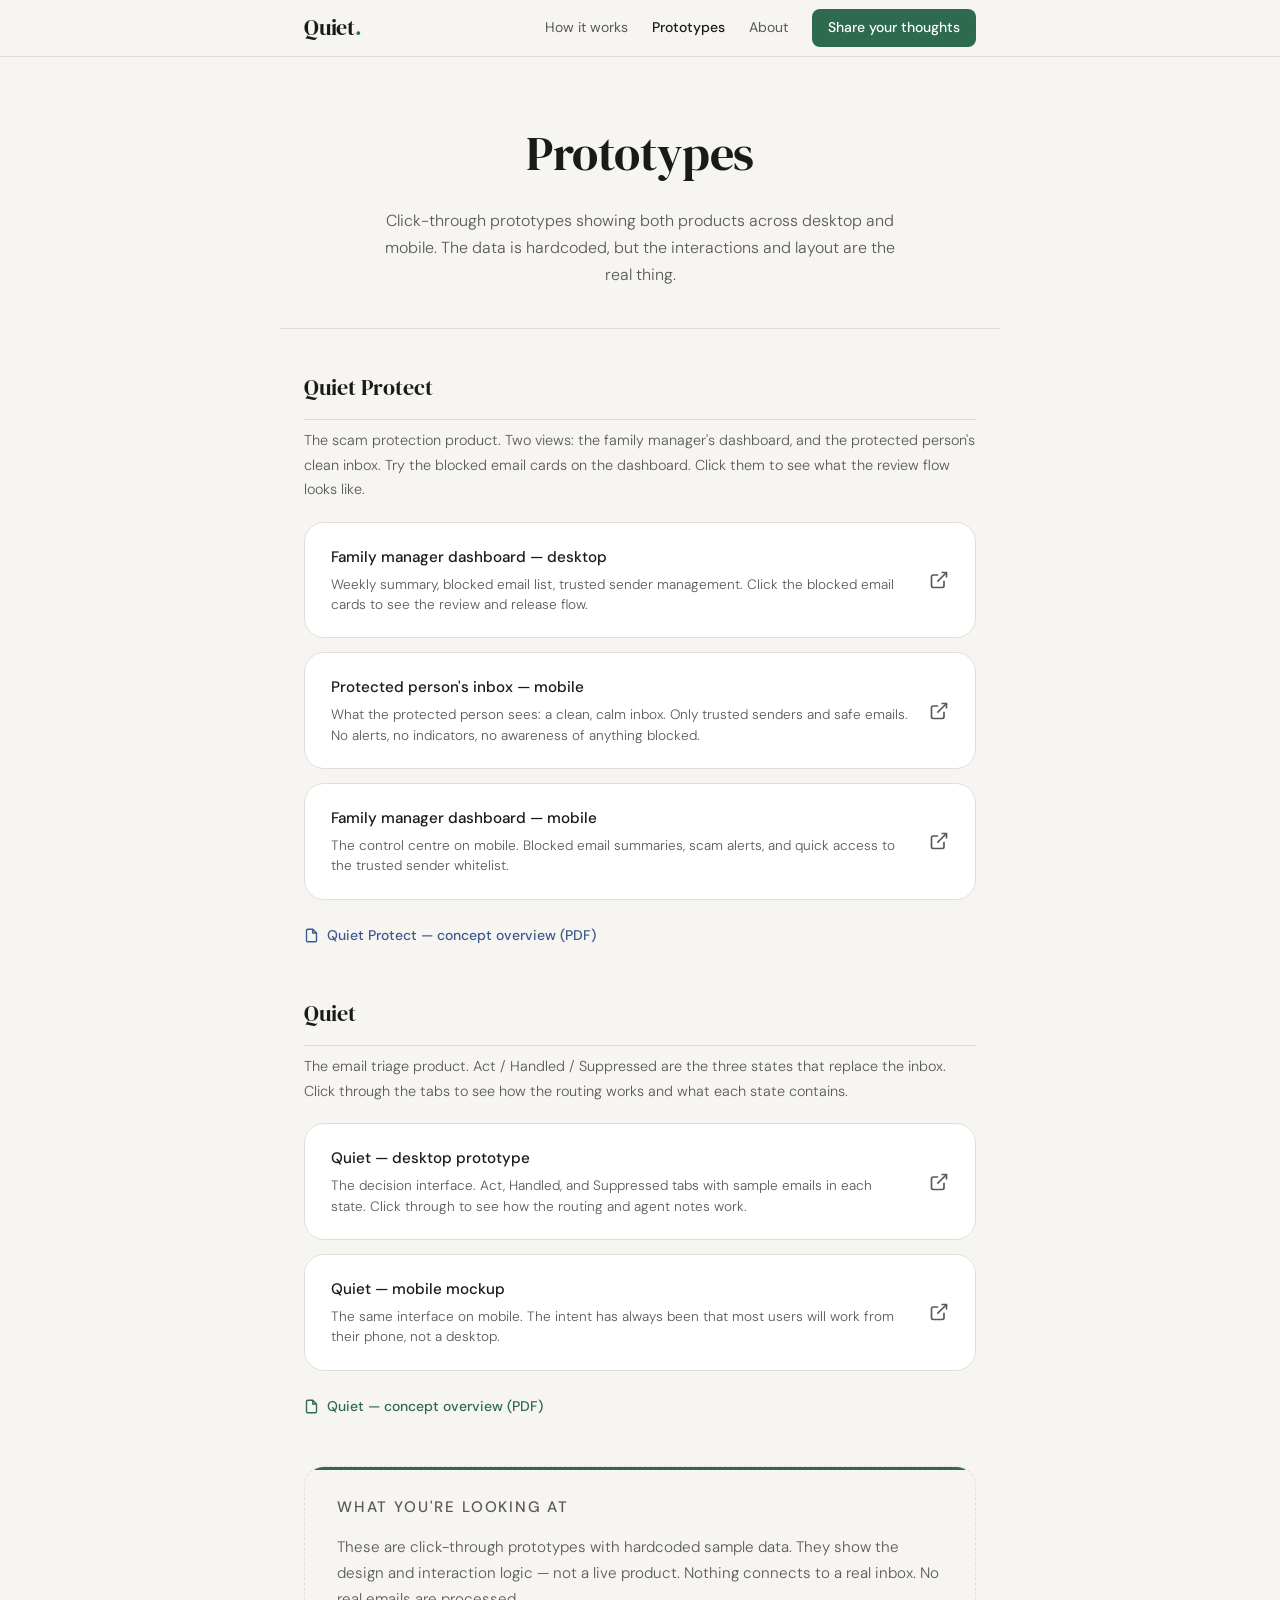
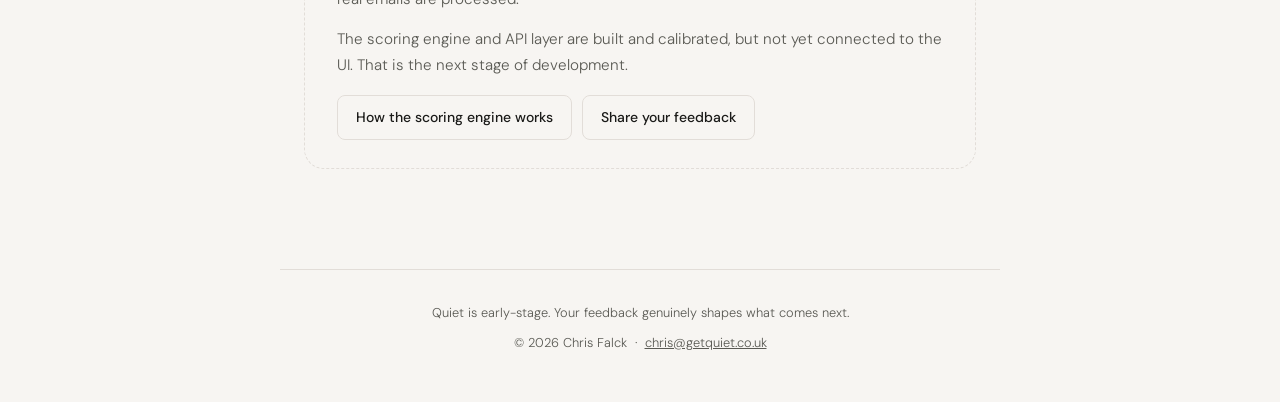
<file: prototypes.html>
<!DOCTYPE html>
<html lang="en">
<head>
  <meta charset="UTF-8" />
  <meta name="viewport" content="width=device-width, initial-scale=1.0" />
  <title>Quiet Prototypes</title>
  <link rel="preconnect" href="https://fonts.googleapis.com" />
  <link rel="preconnect" href="https://fonts.gstatic.com" crossorigin />
  <link href="https://fonts.googleapis.com/css2?family=DM+Serif+Display:ital@0;1&family=DM+Sans:wght@300;400;500&display=swap" rel="stylesheet" />
  <link rel="stylesheet" href="/css/style.css" />
  <link rel="icon" type="image/svg+xml" href="/favicon.svg">
  <link rel="apple-touch-icon" href="/apple-touch-icon.png">
</head>
<body>

  <nav class="nav">
    <div class="nav-inner">
      <a href="/" class="nav-logo">Quiet<span>.</span></a>
      <button class="nav-hamburger" aria-label="Menu" aria-expanded="false">
        <span></span><span></span><span></span>
      </button>
      <div class="nav-links">
        <a href="/how-it-works.html">How it works</a>
        <a href="/prototypes.html" class="active">Prototypes</a>
        <a href="/about.html">About</a>
        <a href="/#feedback" class="nav-cta">Share your thoughts</a>
      </div>
    </div>
  </nav>

  <header class="page-header fade-up">
    <h1 class="page-title">Prototypes</h1>
    <p class="page-subtitle">Click-through prototypes showing both products across desktop and mobile. The data is hardcoded, but the interactions and layout are the real thing.</p>
  </header>

  <hr class="divider" />

  <main>

    <!-- QUIET PROTECT -->
    <div class="proto-group fade-up d1">
      <h2 class="proto-group-title">Quiet Protect</h2>
      <p style="font-size: 0.9rem; color: var(--ink-soft); margin-bottom: 20px; margin-top: -8px;">The scam protection product. Two views: the family manager's dashboard, and the protected person's clean inbox. Try the blocked email cards on the dashboard. Click them to see what the review flow looks like.</p>

      <div class="proto-grid">
        <a href="/ui/quiet_protect_prototype.html" target="_blank" rel="noopener" class="proto-card protect-proto">
          <div class="proto-card-content">
            <h3>Family manager dashboard — desktop</h3>
            <p>Weekly summary, blocked email list, trusted sender management. Click the blocked email cards to see the review and release flow.</p>
          </div>
          <svg width="20" height="20" viewBox="0 0 24 24" fill="none" stroke="currentColor" stroke-width="2"><path d="M18 13v6a2 2 0 0 1-2 2H5a2 2 0 0 1-2-2V8a2 2 0 0 1 2-2h6"/><polyline points="15 3 21 3 21 9"/><line x1="10" y1="14" x2="21" y2="3"/></svg>
        </a>

        <a href="/ui/mobile_mocks/quiet_protect_mobile_inbox.html" target="_blank" rel="noopener" class="proto-card protect-proto">
          <div class="proto-card-content">
            <h3>Protected person's inbox — mobile</h3>
            <p>What the protected person sees: a clean, calm inbox. Only trusted senders and safe emails. No alerts, no indicators, no awareness of anything blocked.</p>
          </div>
          <svg width="20" height="20" viewBox="0 0 24 24" fill="none" stroke="currentColor" stroke-width="2"><path d="M18 13v6a2 2 0 0 1-2 2H5a2 2 0 0 1-2-2V8a2 2 0 0 1 2-2h6"/><polyline points="15 3 21 3 21 9"/><line x1="10" y1="14" x2="21" y2="3"/></svg>
        </a>

        <a href="/ui/mobile_mocks/quiet_protect_mobile_dashboard.html" target="_blank" rel="noopener" class="proto-card protect-proto">
          <div class="proto-card-content">
            <h3>Family manager dashboard — mobile</h3>
            <p>The control centre on mobile. Blocked email summaries, scam alerts, and quick access to the trusted sender whitelist.</p>
          </div>
          <svg width="20" height="20" viewBox="0 0 24 24" fill="none" stroke="currentColor" stroke-width="2"><path d="M18 13v6a2 2 0 0 1-2 2H5a2 2 0 0 1-2-2V8a2 2 0 0 1 2-2h6"/><polyline points="15 3 21 3 21 9"/><line x1="10" y1="14" x2="21" y2="3"/></svg>
        </a>
      </div>

      <div style="margin-top: 16px;">
        <a href="/assets/docs/quiet_protect_concept_overview.pdf" target="_blank" rel="noopener" class="proto-doc-link protect-link">
          <svg width="15" height="15" viewBox="0 0 24 24" fill="none" stroke="currentColor" stroke-width="2.2"><path d="M14 2H6a2 2 0 0 0-2 2v16a2 2 0 0 0 2 2h12a2 2 0 0 0 2-2V8z"/><polyline points="14 2 14 8 20 8"/></svg>
          Quiet Protect — concept overview (PDF)
        </a>
      </div>
    </div>

    <!-- QUIET CORE -->
    <div class="proto-group fade-up d2">
      <h2 class="proto-group-title">Quiet</h2>
      <p style="font-size: 0.9rem; color: var(--ink-soft); margin-bottom: 20px; margin-top: -8px;">The email triage product. Act / Handled / Suppressed are the three states that replace the inbox. Click through the tabs to see how the routing works and what each state contains.</p>

      <div class="proto-grid">
        <a href="/ui/quiet_prototype.html" target="_blank" rel="noopener" class="proto-card">
          <div class="proto-card-content">
            <h3>Quiet — desktop prototype</h3>
            <p>The decision interface. Act, Handled, and Suppressed tabs with sample emails in each state. Click through to see how the routing and agent notes work.</p>
          </div>
          <svg width="20" height="20" viewBox="0 0 24 24" fill="none" stroke="currentColor" stroke-width="2"><path d="M18 13v6a2 2 0 0 1-2 2H5a2 2 0 0 1-2-2V8a2 2 0 0 1 2-2h6"/><polyline points="15 3 21 3 21 9"/><line x1="10" y1="14" x2="21" y2="3"/></svg>
        </a>

        <a href="/ui/mobile_mocks/quiet_mobile_mockup.html" target="_blank" rel="noopener" class="proto-card">
          <div class="proto-card-content">
            <h3>Quiet — mobile mockup</h3>
            <p>The same interface on mobile. The intent has always been that most users will work from their phone, not a desktop.</p>
          </div>
          <svg width="20" height="20" viewBox="0 0 24 24" fill="none" stroke="currentColor" stroke-width="2"><path d="M18 13v6a2 2 0 0 1-2 2H5a2 2 0 0 1-2-2V8a2 2 0 0 1 2-2h6"/><polyline points="15 3 21 3 21 9"/><line x1="10" y1="14" x2="21" y2="3"/></svg>
        </a>
      </div>

      <div style="margin-top: 16px;">
        <a href="/assets/docs/quiet_concept_overview.pdf" target="_blank" rel="noopener" class="proto-doc-link">
          <svg width="15" height="15" viewBox="0 0 24 24" fill="none" stroke="currentColor" stroke-width="2.2"><path d="M14 2H6a2 2 0 0 0-2 2v16a2 2 0 0 0 2 2h12a2 2 0 0 0 2-2V8z"/><polyline points="14 2 14 8 20 8"/></svg>
          Quiet — concept overview (PDF)
        </a>
      </div>
    </div>

    <!-- WHAT THESE ARE -->
    <div class="card fade-up d3" style="background: var(--bg); border-style: dashed;">
      <p class="section-label">What you're looking at</p>
      <p>These are click-through prototypes with hardcoded sample data. They show the design and interaction logic — not a live product. Nothing connects to a real inbox. No real emails are processed.</p>
      <p>The scoring engine and API layer are built and calibrated, but not yet connected to the UI. That is the next stage of development.</p>
      <div class="btn-group" style="margin-top: 16px;">
        <a href="/how-it-works.html" class="btn btn-secondary">How the scoring engine works</a>
        <a href="/#feedback" class="btn btn-secondary">Share your feedback</a>
      </div>
    </div>

  </main>

  <footer>
    <p>Quiet is early-stage. Your feedback genuinely shapes what comes next.</p>
    <p style="margin-top: 8px;">© 2026 Chris Falck &nbsp;·&nbsp; <a href="mailto:chris@getquiet.co.uk">chris@getquiet.co.uk</a></p>
  </footer>
  <script src="/js/site.js"></script>

</body>
</html>
</file>
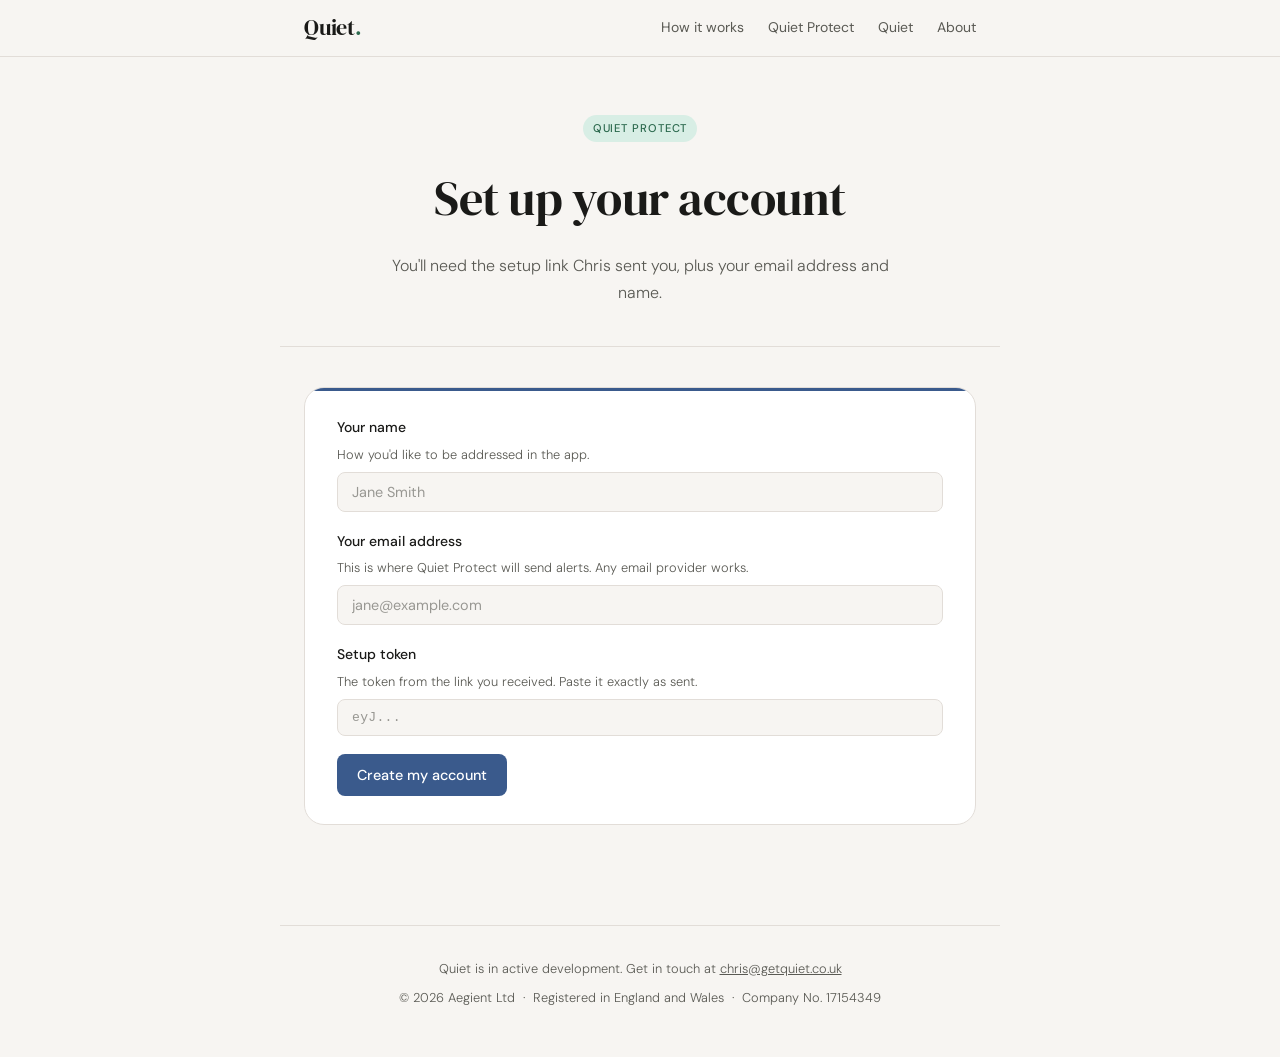
<file: setup.html>
<!DOCTYPE html>
<html lang="en">
<head>
  <meta charset="UTF-8" />
  <meta name="viewport" content="width=device-width, initial-scale=1.0" />
  <title>Set up your Quiet Protect account</title>
  <link rel="preconnect" href="https://fonts.googleapis.com" />
  <link rel="preconnect" href="https://fonts.gstatic.com" crossorigin />
  <link href="https://fonts.googleapis.com/css2?family=DM+Serif+Display:ital@0;1&family=DM+Sans:wght@300;400;500&display=swap" rel="stylesheet" />
  <link rel="stylesheet" href="/css/style.css" />
  <link rel="icon" type="image/svg+xml" href="/favicon.svg">
  <link rel="apple-touch-icon" href="/apple-touch-icon.png">
  <style>
    .setup-form {
      display: flex;
      flex-direction: column;
      gap: 18px;
    }

    .field {
      display: flex;
      flex-direction: column;
      gap: 6px;
    }

    .field label {
      font-size: 0.875rem;
      font-weight: 500;
      color: var(--ink);
    }

    .field .field-hint {
      font-size: 0.8rem;
      color: var(--ink-soft);
      margin-top: -2px;
    }

    .field input {
      font-family: 'DM Sans', sans-serif;
      font-size: 0.9rem;
      color: var(--ink);
      background: var(--bg);
      border: 1px solid var(--rule);
      border-radius: 8px;
      padding: 10px 14px;
      width: 100%;
      transition: border-color 0.15s;
      outline: none;
    }

    .field input:focus {
      border-color: var(--protect);
    }

    .field input::placeholder {
      color: var(--ink-soft);
      opacity: 0.6;
    }

    .field input.token-input {
      font-family: 'Courier New', Courier, monospace;
      font-size: 0.82rem;
      letter-spacing: 0.02em;
    }

    .submit-btn {
      background: var(--protect);
      color: #fff;
      border: none;
      border-radius: 8px;
      padding: 12px 20px;
      font-family: 'DM Sans', sans-serif;
      font-size: 0.9rem;
      font-weight: 500;
      cursor: pointer;
      transition: background 0.15s;
      align-self: flex-start;
    }

    .submit-btn:hover:not(:disabled) {
      background: #2d4d7a;
    }

    .submit-btn:disabled {
      opacity: 0.6;
      cursor: not-allowed;
    }

    .form-error {
      display: none;
      background: #faece7;
      border: 1px solid #e8c4b6;
      border-radius: 8px;
      padding: 12px 16px;
      font-size: 0.875rem;
      color: #993c1d;
      line-height: 1.5;
    }

    /* ── Success state ── */
    .success-state {
      display: none;
    }

    .dashboard-url-box {
      background: var(--bg);
      border: 1px solid var(--rule);
      border-radius: 8px;
      padding: 14px 16px;
      margin: 16px 0;
      word-break: break-all;
      font-family: 'Courier New', Courier, monospace;
      font-size: 0.8rem;
      color: var(--ink);
      line-height: 1.6;
      user-select: all;
    }

    .copy-row {
      display: flex;
      gap: 10px;
      align-items: center;
      flex-wrap: wrap;
    }

    .copy-btn {
      background: var(--surface);
      color: var(--ink);
      border: 1px solid var(--rule);
      border-radius: 8px;
      padding: 9px 16px;
      font-family: 'DM Sans', sans-serif;
      font-size: 0.875rem;
      font-weight: 500;
      cursor: pointer;
      transition: background 0.15s, border-color 0.15s;
    }

    .copy-btn:hover {
      background: var(--bg);
      border-color: var(--protect);
    }

    .copy-confirm {
      font-size: 0.82rem;
      color: #0f6e56;
      display: none;
    }

    .warning-note {
      display: flex;
      gap: 10px;
      align-items: flex-start;
      background: #faeeda;
      border-radius: 8px;
      padding: 12px 14px;
      font-size: 0.85rem;
      color: #854f0b;
      line-height: 1.5;
      margin: 16px 0;
    }

    .warning-note svg {
      flex-shrink: 0;
      margin-top: 1px;
    }

    .confirm-saved-section {
      margin-top: 24px;
      padding-top: 20px;
      border-top: 1px solid var(--rule);
    }

    .confirm-saved-section p {
      font-size: 0.9rem;
      color: var(--ink-soft);
      margin-bottom: 14px;
    }

    .go-btn {
      display: inline-flex;
      align-items: center;
      gap: 8px;
      background: var(--protect);
      color: #fff;
      border: none;
      border-radius: 8px;
      padding: 11px 20px;
      font-family: 'DM Sans', sans-serif;
      font-size: 0.9rem;
      font-weight: 500;
      cursor: pointer;
      text-decoration: none;
      transition: background 0.15s;
      opacity: 0.4;
      pointer-events: none;
    }

    .go-btn.active {
      opacity: 1;
      pointer-events: auto;
    }

    .go-btn.active:hover {
      background: #2d4d7a;
    }

    .saved-checkbox-label {
      display: flex;
      align-items: center;
      gap: 10px;
      font-size: 0.875rem;
      color: var(--ink);
      cursor: pointer;
      user-select: none;
      margin-bottom: 16px;
    }

    .saved-checkbox-label input[type="checkbox"] {
      width: 16px;
      height: 16px;
      accent-color: var(--protect);
      cursor: pointer;
      flex-shrink: 0;
    }
  </style>
</head>
<body>

  <nav class="nav">
    <div class="nav-inner">
      <a href="/" class="nav-logo">Quiet<span>.</span></a>
      <button class="nav-hamburger" aria-label="Menu" aria-expanded="false">
        <span></span><span></span><span></span>
      </button>
      <div class="nav-links">
        <a href="/how-it-works.html">How it works</a>
        <a href="/quiet-protect.html">Quiet Protect</a>
        <a href="/quiet.html">Quiet</a>
        <a href="/about.html">About</a>
      </div>
    </div>
  </nav>

  <header class="page-header fade-up">
    <span class="pill-tag">Quiet Protect</span>
    <h1 class="page-title">Set up your account</h1>
    <p class="page-subtitle">You'll need the setup link Chris sent you, plus your email address and name.</p>
  </header>

  <hr class="divider" />

  <main>

    <!-- SETUP FORM -->
    <div id="form-card" class="card protect fade-up d1">

      <div class="form-error" id="form-error"></div>

      <form class="setup-form" id="setup-form" novalidate>

        <div class="field">
          <label for="display-name">Your name</label>
          <span class="field-hint">How you'd like to be addressed in the app.</span>
          <input
            type="text"
            id="display-name"
            name="display_name"
            placeholder="Jane Smith"
            autocomplete="name"
            required
          />
        </div>

        <div class="field">
          <label for="email">Your email address</label>
          <span class="field-hint">This is where Quiet Protect will send alerts. Any email provider works.</span>
          <input
            type="email"
            id="email"
            name="email"
            placeholder="jane@example.com"
            autocomplete="email"
            required
          />
        </div>

        <div class="field">
          <label for="setup-token">Setup token</label>
          <span class="field-hint">The token from the link you received. Paste it exactly as sent.</span>
          <input
            type="text"
            id="setup-token"
            name="setup_token"
            class="token-input"
            placeholder="eyJ..."
            autocomplete="off"
            spellcheck="false"
            required
          />
        </div>

        <button type="submit" class="submit-btn" id="submit-btn">Create my account</button>

      </form>
    </div>

    <!-- SUCCESS STATE -->
    <div id="success-card" class="card protect fade-up success-state">

      <p class="section-label">Account created</p>

      <p id="welcome-name" style="font-size: 1rem; margin-bottom: 4px;"></p>
      <p style="font-size: 0.9rem; color: var(--ink-soft); margin-bottom: 0;">
        Your Quiet Protect account is active. The link below is your permanent dashboard access.
        Save it somewhere safe &mdash; you will need it every time you log in.
      </p>

      <div class="dashboard-url-box" id="dashboard-url-display"></div>

      <div class="copy-row">
        <button class="copy-btn" id="copy-btn" type="button">Copy link</button>
        <span class="copy-confirm" id="copy-confirm">&#10003; Copied</span>
      </div>

      <div class="warning-note">
        <svg width="15" height="15" viewBox="0 0 24 24" fill="none" stroke="currentColor" stroke-width="2.2">
          <path d="M10.29 3.86L1.82 18a2 2 0 0 0 1.71 3h16.94a2 2 0 0 0 1.71-3L13.71 3.86a2 2 0 0 0-3.42 0z"/>
          <line x1="12" y1="9" x2="12" y2="13"/>
          <line x1="12" y1="17" x2="12" y2="17.01"/>
        </svg>
        <span>Do not share this link with anyone else. It gives full access to your Quiet Protect manager dashboard.</span>
      </div>

      <div class="confirm-saved-section">
        <p>Once you have saved your link, confirm below to continue.</p>

        <label class="saved-checkbox-label">
          <input type="checkbox" id="saved-checkbox" />
          I have saved my dashboard link
        </label>

        <a
          id="go-btn"
          class="go-btn"
          href="#"
          target="_blank"
          rel="noopener noreferrer"
        >
          Go to my dashboard
          <svg width="14" height="14" viewBox="0 0 24 24" fill="none" stroke="currentColor" stroke-width="2.5">
            <line x1="5" y1="12" x2="19" y2="12"/>
            <polyline points="12 5 19 12 12 19"/>
          </svg>
        </a>
      </div>

    </div>

  </main>

  <footer>
    <p>Quiet is in active development. Get in touch at <a href="mailto:chris@getquiet.co.uk">chris@getquiet.co.uk</a></p>
    <p style="margin-top: 8px;">&#169; 2026 Aegient Ltd &nbsp;&#183;&nbsp; Registered in England and Wales &nbsp;&#183;&nbsp; Company No. 17154349</p>
  </footer>

  <script src="/js/site.js"></script>
  <script>
    const API_BASE = 'https://quiet-production.up.railway.app';

    const form       = document.getElementById('setup-form');
    const submitBtn  = document.getElementById('submit-btn');
    const formError  = document.getElementById('form-error');
    const formCard   = document.getElementById('form-card');
    const successCard = document.getElementById('success-card');

    const welcomeName    = document.getElementById('welcome-name');
    const urlDisplay     = document.getElementById('dashboard-url-display');
    const copyBtn        = document.getElementById('copy-btn');
    const copyConfirm    = document.getElementById('copy-confirm');
    const savedCheckbox  = document.getElementById('saved-checkbox');
    const goBtn          = document.getElementById('go-btn');

    let dashboardUrl = '';

    function showError(msg) {
      formError.textContent = msg;
      formError.style.display = 'block';
      submitBtn.disabled = false;
      submitBtn.textContent = 'Create my account';
    }

    form.addEventListener('submit', async function (e) {
      e.preventDefault();
      formError.style.display = 'none';

      const displayName  = document.getElementById('display-name').value.trim();
      const email        = document.getElementById('email').value.trim();
      const setupToken   = document.getElementById('setup-token').value.trim();

      if (!displayName || !email || !setupToken) {
        showError('Please fill in all three fields before continuing.');
        return;
      }

      submitBtn.disabled = true;
      submitBtn.textContent = 'Creating your account\u2026';

      try {
        const res = await fetch(API_BASE + '/onboarding/manager', {
          method: 'POST',
          headers: { 'Content-Type': 'application/json' },
          body: JSON.stringify({
            display_name: displayName,
            email: email,
            setup_token: setupToken,
          }),
        });

        if (res.ok) {
          const data = await res.json();
          dashboardUrl = data.dashboard_url;

          welcomeName.textContent = 'Welcome, ' + displayName + '.';
          urlDisplay.textContent = dashboardUrl;
          goBtn.href = dashboardUrl;

          formCard.style.display = 'none';
          successCard.style.display = 'block';

        } else if (res.status === 400) {
          const data = await res.json().catch(() => ({}));
          const detail = data.detail || '';
          if (detail.toLowerCase().includes('expired')) {
            showError('Your setup token has expired. Please ask Chris for a new one.');
          } else if (detail.toLowerCase().includes('invalid')) {
            showError('The setup token is not valid. Please check you pasted it correctly.');
          } else if (detail.toLowerCase().includes('mismatch') || detail.toLowerCase().includes('email')) {
            showError('The email address does not match the one this token was issued for. Please check both fields.');
          } else {
            showError('Something went wrong with your setup token. Please ask Chris for a new one.');
          }
        } else if (res.status === 409) {
          showError('An account already exists for this email address. If you need to log in, use the dashboard link you received when your account was first created. If you have lost it, contact Chris.');
        } else {
          showError('Something went wrong on our end. Please try again in a moment or contact Chris if this continues.');
        }

      } catch (err) {
        showError('Could not reach the Quiet Protect service. Please check your connection and try again.');
      }
    });

    copyBtn.addEventListener('click', function () {
      if (!dashboardUrl) return;
      navigator.clipboard.writeText(dashboardUrl).then(function () {
        copyConfirm.style.display = 'inline';
        copyBtn.textContent = 'Copied';
        setTimeout(function () {
          copyConfirm.style.display = 'none';
          copyBtn.textContent = 'Copy link';
        }, 2500);
      }).catch(function () {
        // Fallback: select the text in the box so the user can copy manually
        const range = document.createRange();
        range.selectNodeContents(urlDisplay);
        const sel = window.getSelection();
        sel.removeAllRanges();
        sel.addRange(range);
      });
    });

    savedCheckbox.addEventListener('change', function () {
      if (this.checked) {
        goBtn.classList.add('active');
      } else {
        goBtn.classList.remove('active');
      }
    });
  </script>

</body>
</html>
</file>
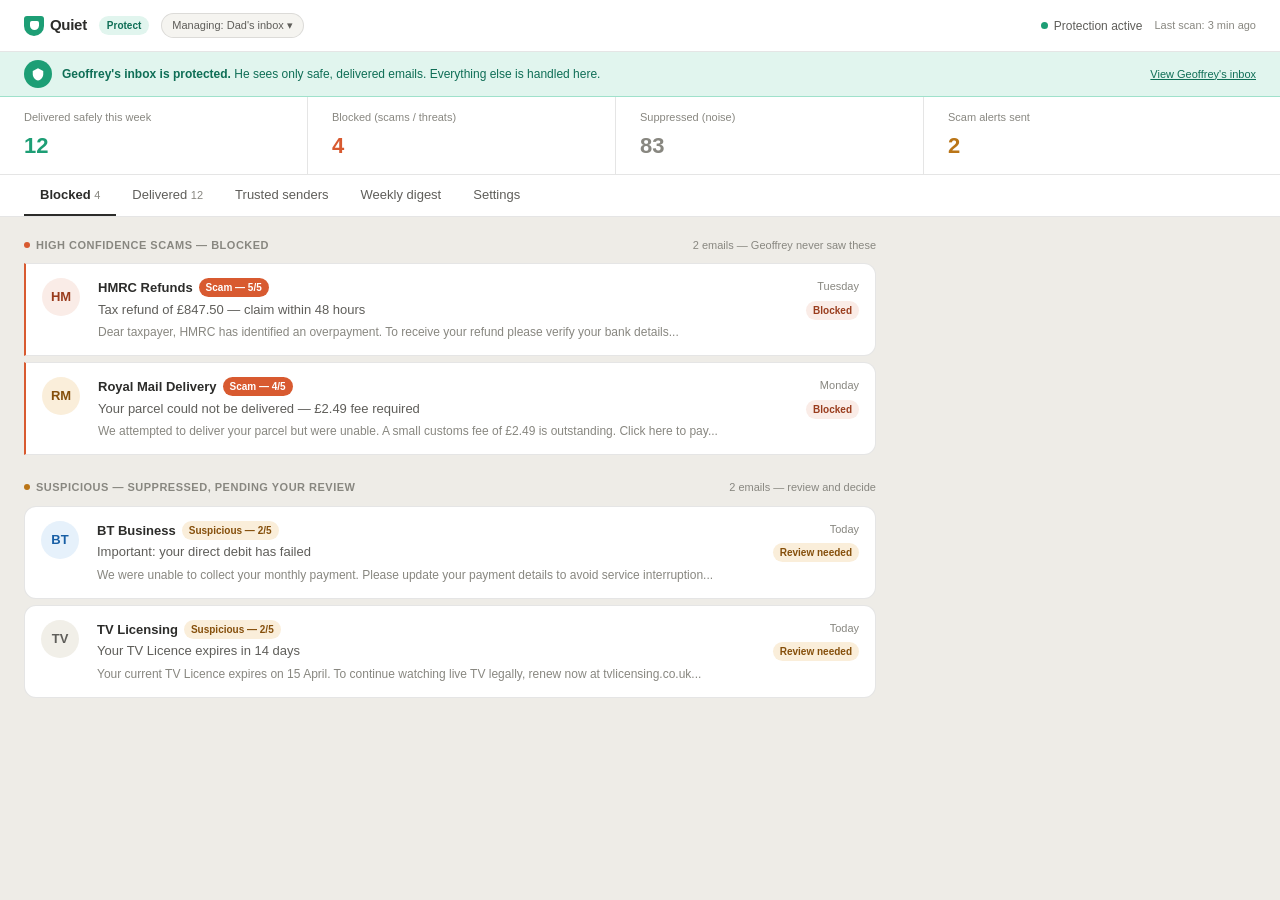
<file: ui/quiet_protect_prototype.html>
<!DOCTYPE html>
<html lang="en">
<head>
<meta charset="UTF-8">
<meta name="viewport" content="width=device-width, initial-scale=1.0">
<title>Quiet Protect — Family Dashboard</title>
<style>
  *, *::before, *::after { box-sizing: border-box; margin: 0; padding: 0; }

  :root {
    --bg-primary: #ffffff;
    --bg-secondary: #f5f4f0;
    --bg-tertiary: #eeece7;
    --bg-info: #e6f1fb;
    --bg-success: #e1f5ee;
    --bg-warning: #faeeda;
    --bg-danger: #faece7;
    --text-primary: #2c2c2a;
    --text-secondary: #5f5e5a;
    --text-tertiary: #888780;
    --text-info: #185fa5;
    --text-success: #0f6e56;
    --text-warning: #854f0b;
    --text-danger: #993c1d;
    --border-subtle: rgba(44,44,42,0.12);
    --border-mid: rgba(44,44,42,0.22);
    --border-info: rgba(24,95,165,0.3);
    --teal: #1d9e75;
    --coral: #d85a30;
    --amber: #ef9f27;
    --radius-md: 8px;
    --radius-lg: 12px;
    --font: -apple-system, BlinkMacSystemFont, 'Segoe UI', Helvetica, Arial, sans-serif;
  }

  body { font-family: var(--font); background: var(--bg-tertiary); color: var(--text-primary); font-size: 14px; line-height: 1.5; }

  /* TOPBAR */
  .topbar { background: var(--bg-primary); border-bottom: 0.5px solid var(--border-subtle); padding: 0 1.5rem; display: flex; align-items: center; justify-content: space-between; height: 52px; position: sticky; top: 0; z-index: 100; }
  .topbar-left { display: flex; align-items: center; gap: 12px; }
  .logo { font-size: 15px; font-weight: 600; color: var(--text-primary); letter-spacing: -0.3px; display: flex; align-items: center; gap: 6px; }
  .logo-shield { width: 20px; height: 20px; background: var(--teal); border-radius: 3px 3px 10px 10px; display: flex; align-items: center; justify-content: center; flex-shrink: 0; }
  .logo-shield-inner { width: 9px; height: 9px; background: white; border-radius: 2px 2px 5px 5px; }
  .protect-badge { font-size: 10px; font-weight: 600; background: #e1f5ee; color: #0f6e56; padding: 2px 8px; border-radius: 10px; }
  .account-pill { font-size: 11px; color: var(--text-secondary); background: var(--bg-secondary); border: 0.5px solid var(--border-subtle); border-radius: 20px; padding: 3px 10px; cursor: pointer; }
  .topbar-right { display: flex; align-items: center; gap: 12px; }
  .agent-status { display: flex; align-items: center; gap: 6px; font-size: 12px; color: var(--text-secondary); }
  .pulse { width: 7px; height: 7px; border-radius: 50%; background: var(--teal); animation: pulse 2s ease-in-out infinite; }
  @keyframes pulse { 0%,100%{opacity:1;transform:scale(1)} 50%{opacity:0.45;transform:scale(0.8)} }
  .last-run { font-size: 11px; color: var(--text-tertiary); }

  /* PROTECTED BANNER */
  .protected-banner { background: #e1f5ee; border-bottom: 0.5px solid #9fe1cb; padding: 8px 1.5rem; display: flex; align-items: center; gap: 10px; }
  .pb-icon { width: 28px; height: 28px; background: var(--teal); border-radius: 50%; display: flex; align-items: center; justify-content: center; flex-shrink: 0; }
  .pb-icon svg { width: 14px; height: 14px; fill: white; }
  .pb-text { font-size: 12px; color: #0f6e56; }
  .pb-text strong { font-weight: 600; }
  .pb-link { font-size: 11px; color: #0f6e56; margin-left: auto; cursor: pointer; text-decoration: underline; }

  /* SUMMARY BAR */
  .summary-bar { background: var(--bg-primary); border-bottom: 0.5px solid var(--border-subtle); padding: 0 1.5rem; display: grid; grid-template-columns: repeat(4, 1fr); }
  .stat { padding: 12px 1.5rem 12px 0; border-right: 0.5px solid var(--border-subtle); margin-right: 1.5rem; }
  .stat:last-child { border-right: none; margin-right: 0; }
  .stat-label { font-size: 11px; color: var(--text-tertiary); margin-bottom: 3px; }
  .stat-value { font-size: 22px; font-weight: 600; }
  .v-safe { color: var(--teal); }
  .v-blocked { color: var(--coral); }
  .v-suppressed { color: var(--text-tertiary); }
  .v-alerts { color: #ba7517; }

  /* TAB BAR */
  .tab-bar { background: var(--bg-primary); border-bottom: 0.5px solid var(--border-subtle); padding: 0 1.5rem; display: flex; }
  .tab { font-size: 13px; padding: 10px 16px; cursor: pointer; color: var(--text-secondary); border-bottom: 2px solid transparent; transition: all 0.15s; margin-bottom: -0.5px; }
  .tab:hover { color: var(--text-primary); }
  .tab.active { color: var(--text-primary); border-bottom-color: var(--text-primary); font-weight: 600; }

  /* MAIN */
  .main { padding: 1.25rem 1.5rem; max-width: 900px; }
  .tab-content { display: none; }
  .tab-content.active { display: block; }

  /* SECTION HEADER */
  .section-header { display: flex; align-items: center; justify-content: space-between; margin-bottom: 10px; margin-top: 1.5rem; }
  .section-header:first-child { margin-top: 0; }
  .section-title { font-size: 11px; font-weight: 600; color: var(--text-tertiary); letter-spacing: 0.5px; text-transform: uppercase; display: flex; align-items: center; gap: 6px; }
  .section-count { font-size: 11px; color: var(--text-tertiary); }
  .dot { width: 6px; height: 6px; border-radius: 50%; display: inline-block; flex-shrink: 0; }
  .dot-safe { background: var(--teal); }
  .dot-blocked { background: var(--coral); }
  .dot-warn { background: #ba7517; }
  .dot-sup { background: #b4b2a9; }

  /* CARDS */
  .card { background: var(--bg-primary); border: 0.5px solid var(--border-subtle); border-radius: var(--radius-lg); padding: 14px 16px; margin-bottom: 6px; display: grid; grid-template-columns: 44px 1fr auto; gap: 12px; align-items: start; cursor: pointer; transition: border-color 0.15s; }
  .card:hover { border-color: var(--border-mid); }
  .card.blocked-card { border-left: 2px solid var(--coral); border-radius: 0 var(--radius-lg) var(--radius-lg) 0; }
  .card.safe-card { border-left: 2px solid var(--teal); border-radius: 0 var(--radius-lg) var(--radius-lg) 0; }

  .avatar { width: 38px; height: 38px; border-radius: 50%; display: flex; align-items: center; justify-content: center; font-size: 13px; font-weight: 600; flex-shrink: 0; }
  .av-red { background: #faece7; color: #993c1d; }
  .av-blue { background: #e6f1fb; color: #185fa5; }
  .av-teal { background: #e1f5ee; color: #0f6e56; }
  .av-gray { background: #f1efe8; color: #5f5e5a; }
  .av-amber { background: #faeeda; color: #854f0b; }
  .av-green { background: #eaf3de; color: #3b6d11; }

  .card-body { min-width: 0; }
  .card-from { font-size: 13px; font-weight: 600; color: var(--text-primary); margin-bottom: 2px; display: flex; align-items: center; gap: 6px; flex-wrap: wrap; }
  .card-subject { font-size: 13px; color: var(--text-secondary); margin-bottom: 4px; white-space: nowrap; overflow: hidden; text-overflow: ellipsis; }
  .card-preview { font-size: 12px; color: var(--text-tertiary); white-space: nowrap; overflow: hidden; text-overflow: ellipsis; }
  .card-meta { display: flex; flex-direction: column; align-items: flex-end; gap: 6px; flex-shrink: 0; }
  .card-time { font-size: 11px; color: var(--text-tertiary); white-space: nowrap; }

  /* BADGES */
  .badge { font-size: 10px; font-weight: 600; padding: 2px 7px; border-radius: 10px; white-space: nowrap; }
  .b-blocked { background: #faece7; color: #993c1d; }
  .b-safe { background: #e1f5ee; color: #0f6e56; }
  .b-warn { background: #faeeda; color: #854f0b; }
  .b-sup { background: #f1efe8; color: #5f5e5a; }
  .b-scam { background: #d85a30; color: #fff; }
  .b-trusted { background: #e1f5ee; color: #0f6e56; }

  /* THREAT BOX */
  .threat-box { background: #faece7; border-radius: var(--radius-md); padding: 10px 12px; margin-top: 8px; display: none; }
  .threat-title { font-size: 11px; font-weight: 600; color: #993c1d; margin-bottom: 4px; }
  .threat-signals { display: flex; flex-wrap: wrap; gap: 4px; margin-top: 4px; }
  .threat-signal { font-size: 10px; background: #f5c4b3; color: #712b13; padding: 2px 7px; border-radius: 8px; }
  .threat-note { margin-top: 8px; font-size: 11px; color: var(--text-secondary); }

  /* ACTION ROW */
  .action-row { display: flex; gap: 6px; margin-top: 10px; flex-wrap: wrap; display: none; }
  .btn { font-size: 11px; padding: 5px 11px; border-radius: 6px; border: 0.5px solid var(--border-mid); background: transparent; color: var(--text-secondary); cursor: pointer; font-family: var(--font); transition: background 0.12s; }
  .btn:hover { background: var(--bg-secondary); }
  .btn.deliver { background: #e1f5ee; border-color: #9fe1cb; color: #0f6e56; }
  .btn.deliver:hover { background: #c8f0e0; }
  .btn.danger { border-color: #f5c4b3; color: #993c1d; }
  .btn.danger:hover { background: #faece7; }

  /* AGENT NOTE */
  .agent-note { display: flex; align-items: flex-start; gap: 8px; padding: 9px 12px; background: var(--bg-secondary); border-radius: var(--radius-md); margin: 4px 0 8px 56px; }
  .agent-note-text { font-size: 12px; color: var(--text-secondary); line-height: 1.5; }

  /* TRUSTED ROWS */
  .trusted-row { background: var(--bg-primary); border: 0.5px solid var(--border-subtle); border-radius: var(--radius-lg); padding: 11px 16px; margin-bottom: 4px; display: flex; align-items: center; gap: 12px; }
  .trusted-row:hover { border-color: var(--border-mid); }
  .trusted-name { font-size: 13px; font-weight: 600; color: var(--text-primary); flex: 1; }
  .trusted-email { font-size: 11px; color: var(--text-tertiary); margin-top: 1px; }
  .trusted-meta { display: flex; flex-direction: column; align-items: flex-end; gap: 5px; }

  /* DIGEST BOX */
  .digest-box { background: var(--bg-primary); border: 0.5px solid var(--border-subtle); border-radius: var(--radius-lg); padding: 1.25rem; }
  .digest-header { display: flex; align-items: center; justify-content: space-between; margin-bottom: 1rem; padding-bottom: 10px; border-bottom: 0.5px solid var(--border-subtle); }
  .digest-title { font-size: 14px; font-weight: 600; color: var(--text-primary); }
  .digest-date { font-size: 11px; color: var(--text-tertiary); }
  .digest-quote { font-size: 13px; color: #0f6e56; line-height: 1.7; font-style: italic; background: #e1f5ee; padding: 12px 16px; border-left: 3px solid var(--teal); border-radius: 0 var(--radius-md) var(--radius-md) 0; margin-bottom: 1rem; }
  .digest-stats { display: grid; grid-template-columns: repeat(4, 1fr); gap: 8px; margin-bottom: 1rem; }
  .digest-stat { background: var(--bg-secondary); border-radius: var(--radius-md); padding: 10px; text-align: center; }
  .digest-stat-n { font-size: 20px; font-weight: 600; }
  .digest-stat-l { font-size: 10px; color: var(--text-tertiary); margin-top: 2px; }
  .digest-section-label { font-size: 11px; font-weight: 600; color: var(--text-tertiary); text-transform: uppercase; letter-spacing: 0.4px; margin-bottom: 8px; padding-top: 12px; border-top: 0.5px solid var(--border-subtle); margin-top: 0; }
  .scam-item { display: flex; gap: 8px; align-items: flex-start; margin-bottom: 6px; }
  .scam-item-badge { font-size: 10px; font-weight: 600; padding: 2px 6px; border-radius: 8px; background: #faece7; color: #993c1d; flex-shrink: 0; margin-top: 1px; }
  .scam-item-text { font-size: 12px; color: var(--text-secondary); line-height: 1.5; }

  /* SETTINGS */
  .settings-group-label { font-size: 11px; font-weight: 600; color: var(--text-tertiary); text-transform: uppercase; letter-spacing: 0.4px; margin: 1.25rem 0 0.6rem; }
  .settings-group-label:first-child { margin-top: 0; }
  .settings-row { display: flex; align-items: center; justify-content: space-between; padding: 13px 0; border-bottom: 0.5px solid var(--border-subtle); }
  .settings-label { font-size: 13px; color: var(--text-primary); }
  .settings-sub { font-size: 11px; color: var(--text-tertiary); margin-top: 2px; }
  .toggle { width: 36px; height: 20px; border-radius: 10px; background: var(--teal); position: relative; cursor: pointer; flex-shrink: 0; transition: background 0.2s; }
  .toggle::after { content: ''; position: absolute; width: 16px; height: 16px; border-radius: 50%; background: white; top: 2px; right: 2px; transition: right 0.2s; }
  .toggle.off { background: var(--border-mid); }
  .toggle.off::after { right: 18px; }
  .threshold-value { font-size: 13px; font-weight: 600; color: var(--coral); }
</style>
</head>
<body>

<div class="topbar">
  <div class="topbar-left">
    <div class="logo">
      <div class="logo-shield"><div class="logo-shield-inner"></div></div>
      Quiet
    </div>
    <div class="protect-badge">Protect</div>
    <div class="account-pill">Managing: Dad's inbox ▾</div>
  </div>
  <div class="topbar-right">
    <div class="agent-status"><div class="pulse"></div>Protection active</div>
    <div class="last-run">Last scan: 3 min ago</div>
  </div>
</div>

<div class="protected-banner">
  <div class="pb-icon">
    <svg viewBox="0 0 24 24"><path d="M12 2L3 7v5c0 5.25 3.75 10.15 9 11.35C17.25 22.15 21 17.25 21 12V7L12 2z"/></svg>
  </div>
  <div class="pb-text">
    <strong>Geoffrey's inbox is protected.</strong> He sees only safe, delivered emails. Everything else is handled here.
  </div>
  <div class="pb-link">View Geoffrey's inbox</div>
</div>

<div class="summary-bar">
  <div class="stat"><div class="stat-label">Delivered safely this week</div><div class="stat-value v-safe">12</div></div>
  <div class="stat"><div class="stat-label">Blocked (scams / threats)</div><div class="stat-value v-blocked">4</div></div>
  <div class="stat"><div class="stat-label">Suppressed (noise)</div><div class="stat-value v-suppressed">83</div></div>
  <div class="stat"><div class="stat-label">Scam alerts sent</div><div class="stat-value v-alerts">2</div></div>
</div>

<div class="tab-bar">
  <div class="tab active" onclick="showTab('blocked',this)">Blocked <span style="font-size:11px;color:#888780;font-weight:400">4</span></div>
  <div class="tab" onclick="showTab('delivered',this)">Delivered <span style="font-size:11px;color:#888780;font-weight:400">12</span></div>
  <div class="tab" onclick="showTab('trusted',this)">Trusted senders</div>
  <div class="tab" onclick="showTab('digest',this)">Weekly digest</div>
  <div class="tab" onclick="showTab('settings',this)">Settings</div>
</div>

<div class="main">

  <!-- BLOCKED -->
  <div id="tab-blocked" class="tab-content active">

    <div class="section-header">
      <div class="section-title"><span class="dot dot-blocked"></span>High confidence scams — blocked</div>
      <div class="section-count">2 emails — Geoffrey never saw these</div>
    </div>

    <div class="card blocked-card" onclick="toggleThreat(this)">
      <div class="avatar av-red">HM</div>
      <div class="card-body">
        <div class="card-from">HMRC Refunds <span class="badge b-scam">Scam — 5/5</span></div>
        <div class="card-subject">Tax refund of £847.50 — claim within 48 hours</div>
        <div class="card-preview">Dear taxpayer, HMRC has identified an overpayment. To receive your refund please verify your bank details...</div>
        <div class="threat-box">
          <div class="threat-title">Threat signals detected</div>
          <div class="threat-signals">
            <span class="threat-signal">HMRC impersonation</span>
            <span class="threat-signal">Urgency — 48hr deadline</span>
            <span class="threat-signal">Suspicious domain: hmrc-refunds.co.uk</span>
            <span class="threat-signal">Requests bank details</span>
            <span class="threat-signal">Free email host sending as govt</span>
          </div>
        </div>
        <div class="action-row">
          <button class="btn">View full email</button>
          <button class="btn deliver">Mark as safe &amp; deliver</button>
        </div>
      </div>
      <div class="card-meta">
        <div class="card-time">Tuesday</div>
        <div class="badge b-blocked">Blocked</div>
      </div>
    </div>

    <div class="card blocked-card" onclick="toggleThreat(this)">
      <div class="avatar av-amber">RM</div>
      <div class="card-body">
        <div class="card-from">Royal Mail Delivery <span class="badge b-scam">Scam — 4/5</span></div>
        <div class="card-subject">Your parcel could not be delivered — £2.49 fee required</div>
        <div class="card-preview">We attempted to deliver your parcel but were unable. A small customs fee of £2.49 is outstanding. Click here to pay...</div>
        <div class="threat-box">
          <div class="threat-title">Threat signals detected</div>
          <div class="threat-signals">
            <span class="threat-signal">Royal Mail impersonation</span>
            <span class="threat-signal">Phishing link detected</span>
            <span class="threat-signal">Domain mismatch: royalmai1-fees.com</span>
            <span class="threat-signal">Payment request</span>
          </div>
        </div>
        <div class="action-row">
          <button class="btn">View full email</button>
          <button class="btn deliver">Mark as safe &amp; deliver</button>
        </div>
      </div>
      <div class="card-meta">
        <div class="card-time">Monday</div>
        <div class="badge b-blocked">Blocked</div>
      </div>
    </div>

    <div class="section-header">
      <div class="section-title"><span class="dot dot-warn"></span>Suspicious — suppressed, pending your review</div>
      <div class="section-count">2 emails — review and decide</div>
    </div>

    <div class="card" onclick="toggleThreat(this)">
      <div class="avatar av-blue">BT</div>
      <div class="card-body">
        <div class="card-from">BT Business <span class="badge b-warn">Suspicious — 2/5</span></div>
        <div class="card-subject">Important: your direct debit has failed</div>
        <div class="card-preview">We were unable to collect your monthly payment. Please update your payment details to avoid service interruption...</div>
        <div class="threat-box">
          <div class="threat-title">Why this was flagged</div>
          <div class="threat-signals">
            <span class="threat-signal">Payment urgency language</span>
            <span class="threat-signal">Sender not on trusted list</span>
          </div>
          <div class="threat-note">This may be legitimate — Geoffrey does have a BT account. Deliver or block?</div>
        </div>
        <div class="action-row">
          <button class="btn deliver">Deliver to Geoffrey</button>
          <button class="btn danger">Block</button>
          <button class="btn">Add BT to trusted senders</button>
        </div>
      </div>
      <div class="card-meta">
        <div class="card-time">Today</div>
        <div class="badge b-warn">Review needed</div>
      </div>
    </div>

    <div class="card" onclick="toggleThreat(this)">
      <div class="avatar av-gray">TV</div>
      <div class="card-body">
        <div class="card-from">TV Licensing <span class="badge b-warn">Suspicious — 2/5</span></div>
        <div class="card-subject">Your TV Licence expires in 14 days</div>
        <div class="card-preview">Your current TV Licence expires on 15 April. To continue watching live TV legally, renew now at tvlicensing.co.uk...</div>
        <div class="threat-box">
          <div class="threat-title">Why this was flagged</div>
          <div class="threat-signals">
            <span class="threat-signal">TV Licensing commonly impersonated</span>
            <span class="threat-signal">Deadline pressure language</span>
          </div>
          <div class="threat-note">Domain checks out: tvlicensing.co.uk — likely legitimate.</div>
        </div>
        <div class="action-row">
          <button class="btn deliver">Deliver to Geoffrey</button>
          <button class="btn danger">Block</button>
          <button class="btn">Add to trusted</button>
        </div>
      </div>
      <div class="card-meta">
        <div class="card-time">Today</div>
        <div class="badge b-warn">Review needed</div>
      </div>
    </div>

  </div>

  <!-- DELIVERED -->
  <div id="tab-delivered" class="tab-content">

    <div class="section-header">
      <div class="section-title"><span class="dot dot-safe"></span>Delivered to Geoffrey this week</div>
      <div class="section-count">12 emails — all passed safety checks</div>
    </div>

    <div class="card safe-card">
      <div class="avatar av-teal">GP</div>
      <div class="card-body">
        <div class="card-from">Dr. Patel — Southgate Surgery <span class="badge b-trusted">Trusted</span></div>
        <div class="card-subject">Appointment reminder — Thursday 27 March, 10:15am</div>
        <div class="card-preview">This is a reminder of your upcoming appointment with Dr. Patel on Thursday 27 March...</div>
      </div>
      <div class="card-meta"><div class="card-time">Today</div><div class="badge b-safe">Delivered</div></div>
    </div>

    <div class="card safe-card">
      <div class="avatar av-blue">BA</div>
      <div class="card-body">
        <div class="card-from">Barclays <span class="badge b-trusted">Trusted</span></div>
        <div class="card-subject">Your statement for March 2026 is ready</div>
        <div class="card-preview">Your monthly account statement is now available to view online or in the Barclays app...</div>
      </div>
      <div class="card-meta"><div class="card-time">Yesterday</div><div class="badge b-safe">Delivered</div></div>
    </div>

    <div class="card safe-card">
      <div class="avatar av-green">CF</div>
      <div class="card-body">
        <div class="card-from">Chris Falck <span class="badge b-trusted">Trusted</span></div>
        <div class="card-subject">Coming over Sunday — shall I bring anything?</div>
        <div class="card-preview">Hi Dad, planning to come over on Sunday around 2pm. Let me know if you need anything...</div>
      </div>
      <div class="card-meta"><div class="card-time">Wednesday</div><div class="badge b-safe">Delivered</div></div>
    </div>

    <div class="agent-note">
      <div style="font-size:11px;color:#888780;flex-shrink:0">↳</div>
      <div class="agent-note-text">All 12 emails this week were from trusted senders or passed all safety checks. 0 potentially dangerous emails reached Geoffrey.</div>
    </div>

  </div>

  <!-- TRUSTED SENDERS -->
  <div id="tab-trusted" class="tab-content">

    <div class="section-header" style="margin-top:0">
      <div class="section-title"><span class="dot dot-safe"></span>Trusted senders</div>
      <div class="section-count">Always delivered — bypass all threat scoring</div>
    </div>

    <div style="margin-bottom:1rem">
      <button class="btn" style="font-size:12px">+ Add trusted sender</button>
    </div>

    <div class="trusted-row">
      <div class="avatar av-teal" style="width:34px;height:34px;font-size:11px;flex-shrink:0">GP</div>
      <div style="flex:1;min-width:0">
        <div class="trusted-name">Dr. Patel — Southgate Surgery</div>
        <div class="trusted-email">appointments@southgatesurgery.nhs.uk</div>
      </div>
      <div class="trusted-meta">
        <div class="badge b-trusted">Trusted</div>
        <button class="btn danger" style="font-size:10px;padding:2px 8px">Remove</button>
      </div>
    </div>

    <div class="trusted-row">
      <div class="avatar av-blue" style="width:34px;height:34px;font-size:11px;flex-shrink:0">BA</div>
      <div style="flex:1;min-width:0">
        <div class="trusted-name">Barclays</div>
        <div class="trusted-email">statements@barclays.co.uk</div>
      </div>
      <div class="trusted-meta">
        <div class="badge b-trusted">Trusted</div>
        <button class="btn danger" style="font-size:10px;padding:2px 8px">Remove</button>
      </div>
    </div>

    <div class="trusted-row">
      <div class="avatar av-green" style="width:34px;height:34px;font-size:11px;flex-shrink:0">CF</div>
      <div style="flex:1;min-width:0">
        <div class="trusted-name">Chris Falck</div>
        <div class="trusted-email">chris.falck@gmail.com</div>
      </div>
      <div class="trusted-meta">
        <div class="badge b-trusted">Trusted</div>
        <button class="btn danger" style="font-size:10px;padding:2px 8px">Remove</button>
      </div>
    </div>

    <div class="trusted-row">
      <div class="avatar av-gray" style="width:34px;height:34px;font-size:11px;flex-shrink:0">MF</div>
      <div style="flex:1;min-width:0">
        <div class="trusted-name">Margaret Falck</div>
        <div class="trusted-email">margaret.falck@outlook.com</div>
      </div>
      <div class="trusted-meta">
        <div class="badge b-trusted">Trusted</div>
        <button class="btn danger" style="font-size:10px;padding:2px 8px">Remove</button>
      </div>
    </div>

    <div class="trusted-row">
      <div class="avatar av-amber" style="width:34px;height:34px;font-size:11px;flex-shrink:0">AU</div>
      <div style="flex:1;min-width:0">
        <div class="trusted-name">Age UK newsletter</div>
        <div class="trusted-email">news@ageuk.org.uk</div>
      </div>
      <div class="trusted-meta">
        <div class="badge b-trusted">Trusted</div>
        <button class="btn danger" style="font-size:10px;padding:2px 8px">Remove</button>
      </div>
    </div>

  </div>

  <!-- DIGEST -->
  <div id="tab-digest" class="tab-content">

    <div class="section-header" style="margin-top:0">
      <div class="section-title"><span class="dot dot-safe"></span>Weekly digest preview</div>
      <div class="section-count">Sent to you every Sunday morning</div>
    </div>

    <div class="digest-box">
      <div class="digest-header">
        <div class="digest-title">Geoffrey's inbox — week of 24 March 2026</div>
        <div class="digest-date">Sent Sunday 29 March, 8:00am</div>
      </div>
      <div class="digest-quote">
        "Geoffrey's inbox was safe this week. 12 emails were delivered from trusted contacts and safe senders. 4 potential scams were blocked before he saw them. 83 marketing and junk emails were quietly suppressed."
      </div>
      <div class="digest-stats">
        <div class="digest-stat"><div class="digest-stat-n v-safe">12</div><div class="digest-stat-l">Delivered</div></div>
        <div class="digest-stat"><div class="digest-stat-n v-blocked">4</div><div class="digest-stat-l">Blocked</div></div>
        <div class="digest-stat"><div class="digest-stat-n v-suppressed">83</div><div class="digest-stat-l">Suppressed</div></div>
        <div class="digest-stat"><div class="digest-stat-n v-alerts">2</div><div class="digest-stat-l">Alerts sent</div></div>
      </div>
      <div class="digest-section-label">Scams blocked this week</div>
      <div style="margin-bottom:1rem">
        <div class="scam-item">
          <span class="scam-item-badge">HMRC scam</span>
          <span class="scam-item-text">Fake tax refund of £847.50 — HMRC impersonation with suspicious sending domain. Blocked before delivery.</span>
        </div>
        <div class="scam-item">
          <span class="scam-item-badge">Parcel scam</span>
          <span class="scam-item-text">Fake Royal Mail delivery fee request — phishing link to royalmai1-fees.com detected. Blocked before delivery.</span>
        </div>
      </div>
      <div class="digest-section-label">Notable deliveries</div>
      <div style="font-size:12px;color:#5f5e5a;display:flex;flex-direction:column;gap:4px">
        <div>· Appointment reminder from Dr. Patel — Thursday 27 March, 10:15am</div>
        <div>· March statement from Barclays</div>
        <div>· Message from Chris (your son)</div>
      </div>
    </div>

  </div>

  <!-- SETTINGS -->
  <div id="tab-settings" class="tab-content">

    <div class="settings-group-label">Protection thresholds</div>
    <div class="settings-row">
      <div><div class="settings-label">Immediate alert threshold</div><div class="settings-sub">Send you an alert when threat score reaches this level</div></div>
      <div class="threshold-value">4 / 5</div>
    </div>
    <div class="settings-row">
      <div><div class="settings-label">Auto-block threshold</div><div class="settings-sub">Block without asking when threat score reaches this level</div></div>
      <div class="threshold-value">3 / 5</div>
    </div>

    <div class="settings-group-label">Notifications</div>
    <div class="settings-row">
      <div><div class="settings-label">Weekly digest</div><div class="settings-sub">Summary of Geoffrey's inbox sent to you every Sunday at 8am</div></div>
      <div class="toggle" onclick="this.classList.toggle('off')"></div>
    </div>
    <div class="settings-row">
      <div><div class="settings-label">Immediate scam alerts</div><div class="settings-sub">Notify you within minutes when a high-confidence scam is blocked</div></div>
      <div class="toggle" onclick="this.classList.toggle('off')"></div>
    </div>
    <div class="settings-row">
      <div><div class="settings-label">Review queue alerts</div><div class="settings-sub">Notify you when emails need your decision</div></div>
      <div class="toggle" onclick="this.classList.toggle('off')"></div>
    </div>
    <div class="settings-row">
      <div><div class="settings-label">Geoffrey can see suppressed emails</div><div class="settings-sub">Allow Geoffrey to view what has been blocked if he asks</div></div>
      <div class="toggle off" onclick="this.classList.toggle('off')"></div>
    </div>

  </div>

</div>

<script>
function showTab(name, el) {
  document.querySelectorAll('.tab-content').forEach(t => t.classList.remove('active'));
  document.querySelectorAll('.tab').forEach(t => t.classList.remove('active'));
  document.getElementById('tab-' + name).classList.add('active');
  el.classList.add('active');
}
function toggleThreat(card) {
  var box = card.querySelector('.threat-box');
  var row = card.querySelector('.action-row');
  if (box) box.style.display = box.style.display === 'block' ? 'none' : 'block';
  if (row) row.style.display = row.style.display === 'flex' ? 'none' : 'flex';
}
</script>
</body>
</html>
</file>
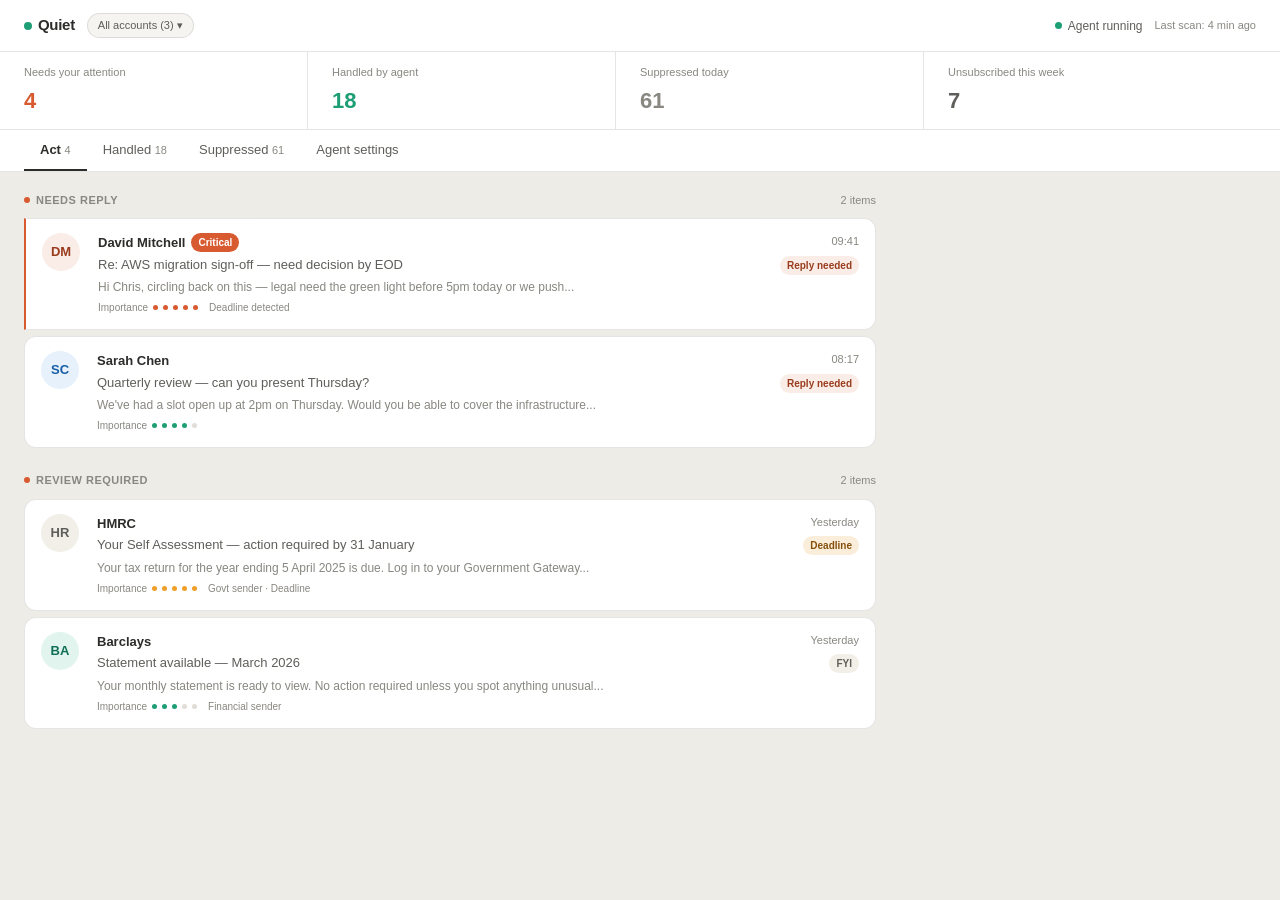
<file: ui/quiet_prototype.html>
<!DOCTYPE html>
<html lang="en">
<head>
<meta charset="UTF-8">
<meta name="viewport" content="width=device-width, initial-scale=1.0">
<title>Quiet — Decision Interface</title>
<style>
  *, *::before, *::after { box-sizing: border-box; margin: 0; padding: 0; }

  :root {
    --bg-primary: #ffffff;
    --bg-secondary: #f5f4f0;
    --bg-tertiary: #eeece7;
    --bg-info: #e6f1fb;
    --bg-success: #e1f5ee;
    --bg-warning: #faeeda;
    --bg-danger: #faece7;
    --text-primary: #2c2c2a;
    --text-secondary: #5f5e5a;
    --text-tertiary: #888780;
    --text-info: #185fa5;
    --text-success: #0f6e56;
    --text-warning: #854f0b;
    --text-danger: #993c1d;
    --border-subtle: rgba(44,44,42,0.12);
    --border-mid: rgba(44,44,42,0.22);
    --border-info: rgba(24,95,165,0.3);
    --teal: #1d9e75;
    --coral: #d85a30;
    --amber: #ef9f27;
    --radius-md: 8px;
    --radius-lg: 12px;
    --font: -apple-system, BlinkMacSystemFont, 'Segoe UI', Helvetica, Arial, sans-serif;
  }

  body { font-family: var(--font); background: var(--bg-tertiary); color: var(--text-primary); font-size: 14px; line-height: 1.5; }

  /* TOPBAR */
  .topbar {
    background: var(--bg-primary);
    border-bottom: 0.5px solid var(--border-subtle);
    padding: 0 1.5rem;
    display: flex;
    align-items: center;
    justify-content: space-between;
    height: 52px;
    position: sticky; top: 0; z-index: 100;
  }
  .topbar-left { display: flex; align-items: center; gap: 12px; }
  .logo { font-size: 15px; font-weight: 600; color: var(--text-primary); letter-spacing: -0.3px; display: flex; align-items: center; gap: 6px; }
  .logo-dot { width: 8px; height: 8px; border-radius: 50%; background: var(--teal); flex-shrink: 0; }
  .account-pill { font-size: 11px; color: var(--text-secondary); background: var(--bg-secondary); border: 0.5px solid var(--border-subtle); border-radius: 20px; padding: 3px 10px; cursor: pointer; }
  .topbar-right { display: flex; align-items: center; gap: 12px; }
  .agent-status { display: flex; align-items: center; gap: 6px; font-size: 12px; color: var(--text-secondary); }
  .pulse { width: 7px; height: 7px; border-radius: 50%; background: var(--teal); animation: pulse 2s ease-in-out infinite; }
  @keyframes pulse { 0%,100%{opacity:1;transform:scale(1)} 50%{opacity:0.45;transform:scale(0.8)} }
  .last-run { font-size: 11px; color: var(--text-tertiary); }

  /* SUMMARY BAR */
  .summary-bar {
    background: var(--bg-primary);
    border-bottom: 0.5px solid var(--border-subtle);
    padding: 0 1.5rem;
    display: grid;
    grid-template-columns: repeat(4, 1fr);
  }
  .stat { padding: 12px 1.5rem 12px 0; border-right: 0.5px solid var(--border-subtle); margin-right: 1.5rem; }
  .stat:last-child { border-right: none; margin-right: 0; }
  .stat-label { font-size: 11px; color: var(--text-tertiary); margin-bottom: 3px; }
  .stat-value { font-size: 22px; font-weight: 600; }
  .v-act { color: var(--coral); }
  .v-handled { color: var(--teal); }
  .v-suppressed { color: var(--text-tertiary); }

  /* TAB BAR */
  .tab-bar { background: var(--bg-primary); border-bottom: 0.5px solid var(--border-subtle); padding: 0 1.5rem; display: flex; }
  .tab { font-size: 13px; padding: 10px 16px; cursor: pointer; color: var(--text-secondary); border-bottom: 2px solid transparent; transition: all 0.15s; margin-bottom: -0.5px; }
  .tab:hover { color: var(--text-primary); }
  .tab.active { color: var(--text-primary); border-bottom-color: var(--text-primary); font-weight: 600; }

  /* MAIN */
  .main { padding: 1.25rem 1.5rem; max-width: 900px; }
  .tab-content { display: none; }
  .tab-content.active { display: block; }

  /* SECTION HEADER */
  .section-header { display: flex; align-items: center; justify-content: space-between; margin-bottom: 10px; margin-top: 1.5rem; }
  .section-header:first-child { margin-top: 0; }
  .section-title { font-size: 11px; font-weight: 600; color: var(--text-tertiary); letter-spacing: 0.5px; text-transform: uppercase; display: flex; align-items: center; gap: 6px; }
  .section-count { font-size: 11px; color: var(--text-tertiary); }
  .dot { width: 6px; height: 6px; border-radius: 50%; display: inline-block; flex-shrink: 0; }
  .dot-act { background: var(--coral); }
  .dot-handled { background: var(--teal); }
  .dot-sup { background: #b4b2a9; }

  /* CARDS */
  .card { background: var(--bg-primary); border: 0.5px solid var(--border-subtle); border-radius: var(--radius-lg); padding: 14px 16px; margin-bottom: 6px; display: grid; grid-template-columns: 44px 1fr auto; gap: 12px; align-items: start; cursor: pointer; transition: border-color 0.15s; }
  .card:hover { border-color: var(--border-mid); }
  .card.urgent { border-left: 2px solid var(--coral); border-radius: 0 var(--radius-lg) var(--radius-lg) 0; }

  .avatar { width: 38px; height: 38px; border-radius: 50%; display: flex; align-items: center; justify-content: center; font-size: 13px; font-weight: 600; flex-shrink: 0; }
  .av-red { background: #faece7; color: #993c1d; }
  .av-blue { background: #e6f1fb; color: #185fa5; }
  .av-teal { background: #e1f5ee; color: #0f6e56; }
  .av-gray { background: #f1efe8; color: #5f5e5a; }
  .av-green { background: #eaf3de; color: #3b6d11; }
  .av-purple { background: #eeedfe; color: #534ab7; }

  .card-body { min-width: 0; }
  .card-from { font-size: 13px; font-weight: 600; color: var(--text-primary); margin-bottom: 2px; display: flex; align-items: center; gap: 6px; flex-wrap: wrap; }
  .card-subject { font-size: 13px; color: var(--text-secondary); margin-bottom: 4px; white-space: nowrap; overflow: hidden; text-overflow: ellipsis; }
  .card-preview { font-size: 12px; color: var(--text-tertiary); white-space: nowrap; overflow: hidden; text-overflow: ellipsis; }

  .card-meta { display: flex; flex-direction: column; align-items: flex-end; gap: 6px; flex-shrink: 0; }
  .card-time { font-size: 11px; color: var(--text-tertiary); white-space: nowrap; }

  /* BADGES */
  .badge { font-size: 10px; font-weight: 600; padding: 2px 7px; border-radius: 10px; white-space: nowrap; }
  .b-act { background: #faece7; color: #993c1d; }
  .b-deadline { background: #faeeda; color: #854f0b; }
  .b-fyi { background: #f1efe8; color: #5f5e5a; }
  .b-handled { background: #e1f5ee; color: #0f6e56; }
  .b-sup { background: #f1efe8; color: #888780; }
  .b-unsub { background: #fcebeb; color: #a32d2d; }
  .b-critical { background: #d85a30; color: #fff; }

  /* SCORE PIPS */
  .score-bar { display: flex; align-items: center; gap: 5px; margin-top: 4px; }
  .score-label { font-size: 10px; color: var(--text-tertiary); }
  .pip { width: 5px; height: 5px; border-radius: 50%; background: #e0ddd8; }
  .pip.on { background: var(--teal); }
  .pip.on-r { background: var(--coral); }
  .pip.on-a { background: var(--amber); }

  /* ACTION ROW */
  .action-row { display: flex; gap: 6px; margin-top: 10px; flex-wrap: wrap; }
  .btn { font-size: 11px; padding: 5px 11px; border-radius: 6px; border: 0.5px solid var(--border-mid); background: transparent; color: var(--text-secondary); cursor: pointer; font-family: var(--font); transition: background 0.12s; }
  .btn:hover { background: var(--bg-secondary); }
  .btn.primary { background: var(--bg-info); border-color: var(--border-info); color: var(--text-info); }
  .btn.primary:hover { background: #d0e8f8; }

  /* AGENT NOTE */
  .agent-note { display: flex; align-items: flex-start; gap: 8px; padding: 9px 12px; background: var(--bg-secondary); border-radius: var(--radius-md); margin: 4px 0 8px 56px; }
  .agent-note-icon { font-size: 11px; color: var(--text-tertiary); flex-shrink: 0; margin-top: 1px; }
  .agent-note-text { font-size: 12px; color: var(--text-secondary); line-height: 1.5; }
  .agent-note-link { color: var(--text-info); cursor: pointer; text-decoration: none; }

  /* SUPPRESS ROWS */
  .sup-card { background: var(--bg-primary); border: 0.5px solid var(--border-subtle); border-radius: var(--radius-lg); padding: 11px 16px; margin-bottom: 4px; display: flex; align-items: center; gap: 12px; opacity: 0.72; transition: opacity 0.15s; }
  .sup-card:hover { opacity: 1; }
  .sup-card.active { opacity: 1; border-color: var(--border-mid); }
  .sup-sender { font-size: 12px; color: var(--text-secondary); flex: 1; min-width: 0; overflow: hidden; text-overflow: ellipsis; white-space: nowrap; }
  .sup-count { font-size: 11px; color: var(--text-tertiary); white-space: nowrap; }
  .sup-actions { display: flex; gap: 5px; flex-shrink: 0; }

  /* SETTINGS */
  .settings-row { display: flex; align-items: center; justify-content: space-between; padding: 13px 0; border-bottom: 0.5px solid var(--border-subtle); }
  .settings-label { font-size: 13px; color: var(--text-primary); }
  .settings-sub { font-size: 11px; color: var(--text-tertiary); margin-top: 2px; }
  .toggle { width: 36px; height: 20px; border-radius: 10px; background: var(--teal); position: relative; cursor: pointer; flex-shrink: 0; transition: background 0.2s; }
  .toggle::after { content: ''; position: absolute; width: 16px; height: 16px; border-radius: 50%; background: white; top: 2px; right: 2px; transition: right 0.2s; }
  .toggle.off { background: var(--border-mid); }
  .toggle.off::after { right: 18px; }
  .threshold-grid { display: grid; grid-template-columns: repeat(3,1fr); gap: 8px; margin-top: 12px; }
  .threshold-card { background: var(--bg-secondary); border-radius: var(--radius-md); padding: 14px; text-align: center; }
  .threshold-n { font-size: 24px; font-weight: 600; color: var(--text-primary); }
  .threshold-label { font-size: 11px; color: var(--text-tertiary); margin-top: 3px; }
  .section-label-plain { font-size: 11px; font-weight: 600; color: var(--text-tertiary); letter-spacing: 0.4px; text-transform: uppercase; margin: 1.2rem 0 0.6rem; }
</style>
</head>
<body>

<div class="topbar">
  <div class="topbar-left">
    <div class="logo"><div class="logo-dot"></div>Quiet</div>
    <div class="account-pill">All accounts (3) ▾</div>
  </div>
  <div class="topbar-right">
    <div class="agent-status"><div class="pulse"></div>Agent running</div>
    <div class="last-run">Last scan: 4 min ago</div>
  </div>
</div>

<div class="summary-bar">
  <div class="stat"><div class="stat-label">Needs your attention</div><div class="stat-value v-act">4</div></div>
  <div class="stat"><div class="stat-label">Handled by agent</div><div class="stat-value v-handled">18</div></div>
  <div class="stat"><div class="stat-label">Suppressed today</div><div class="stat-value v-suppressed">61</div></div>
  <div class="stat"><div class="stat-label">Unsubscribed this week</div><div class="stat-value" style="color:var(--text-secondary)">7</div></div>
</div>

<div class="tab-bar">
  <div class="tab active" onclick="showTab('act',this)">Act <span style="font-size:11px;color:var(--text-tertiary);font-weight:400">4</span></div>
  <div class="tab" onclick="showTab('handled',this)">Handled <span style="font-size:11px;color:var(--text-tertiary);font-weight:400">18</span></div>
  <div class="tab" onclick="showTab('suppressed',this)">Suppressed <span style="font-size:11px;color:var(--text-tertiary);font-weight:400">61</span></div>
  <div class="tab" onclick="showTab('settings',this)">Agent settings</div>
</div>

<div class="main">

  <!-- ACT -->
  <div id="tab-act" class="tab-content active">
    <div class="section-header">
      <div class="section-title"><span class="dot dot-act"></span>Needs reply</div>
      <div class="section-count">2 items</div>
    </div>

    <div class="card urgent" onclick="toggleActions(this)">
      <div class="avatar av-red">DM</div>
      <div class="card-body">
        <div class="card-from">David Mitchell <span class="badge b-critical">Critical</span></div>
        <div class="card-subject">Re: AWS migration sign-off — need decision by EOD</div>
        <div class="card-preview">Hi Chris, circling back on this — legal need the green light before 5pm today or we push...</div>
        <div class="score-bar">
          <span class="score-label">Importance</span>
          <span class="pip on-r"></span><span class="pip on-r"></span><span class="pip on-r"></span><span class="pip on-r"></span><span class="pip on-r"></span>
          <span class="score-label" style="margin-left:6px">Deadline detected</span>
        </div>
        <div class="action-row" style="display:none">
          <button class="btn primary">Draft reply</button>
          <button class="btn">Snooze 1hr</button>
          <button class="btn">Delegate</button>
        </div>
      </div>
      <div class="card-meta">
        <div class="card-time">09:41</div>
        <div class="badge b-act">Reply needed</div>
      </div>
    </div>

    <div class="card" onclick="toggleActions(this)">
      <div class="avatar av-blue">SC</div>
      <div class="card-body">
        <div class="card-from">Sarah Chen</div>
        <div class="card-subject">Quarterly review — can you present Thursday?</div>
        <div class="card-preview">We've had a slot open up at 2pm on Thursday. Would you be able to cover the infrastructure...</div>
        <div class="score-bar">
          <span class="score-label">Importance</span>
          <span class="pip on"></span><span class="pip on"></span><span class="pip on"></span><span class="pip on"></span><span class="pip"></span>
        </div>
        <div class="action-row" style="display:none">
          <button class="btn primary">Confirm yes</button>
          <button class="btn">Suggest alternative</button>
          <button class="btn">Snooze</button>
        </div>
      </div>
      <div class="card-meta">
        <div class="card-time">08:17</div>
        <div class="badge b-act">Reply needed</div>
      </div>
    </div>

    <div class="section-header">
      <div class="section-title"><span class="dot dot-act"></span>Review required</div>
      <div class="section-count">2 items</div>
    </div>

    <div class="card" onclick="toggleActions(this)">
      <div class="avatar av-gray">HR</div>
      <div class="card-body">
        <div class="card-from">HMRC</div>
        <div class="card-subject">Your Self Assessment — action required by 31 January</div>
        <div class="card-preview">Your tax return for the year ending 5 April 2025 is due. Log in to your Government Gateway...</div>
        <div class="score-bar">
          <span class="score-label">Importance</span>
          <span class="pip on-a"></span><span class="pip on-a"></span><span class="pip on-a"></span><span class="pip on-a"></span><span class="pip on-a"></span>
          <span class="score-label" style="margin-left:6px">Govt sender · Deadline</span>
        </div>
        <div class="action-row" style="display:none">
          <button class="btn primary">Open original</button>
          <button class="btn">Snooze 1 week</button>
          <button class="btn">Mark done</button>
        </div>
      </div>
      <div class="card-meta">
        <div class="card-time">Yesterday</div>
        <div class="badge b-deadline">Deadline</div>
      </div>
    </div>

    <div class="card" onclick="toggleActions(this)">
      <div class="avatar av-teal">BA</div>
      <div class="card-body">
        <div class="card-from">Barclays</div>
        <div class="card-subject">Statement available — March 2026</div>
        <div class="card-preview">Your monthly statement is ready to view. No action required unless you spot anything unusual...</div>
        <div class="score-bar">
          <span class="score-label">Importance</span>
          <span class="pip on"></span><span class="pip on"></span><span class="pip on"></span><span class="pip"></span><span class="pip"></span>
          <span class="score-label" style="margin-left:6px">Financial sender</span>
        </div>
        <div class="action-row" style="display:none">
          <button class="btn primary">Open statement</button>
          <button class="btn">Archive</button>
        </div>
      </div>
      <div class="card-meta">
        <div class="card-time">Yesterday</div>
        <div class="badge b-fyi">FYI</div>
      </div>
    </div>
  </div>

  <!-- HANDLED -->
  <div id="tab-handled" class="tab-content">
    <div class="section-header">
      <div class="section-title"><span class="dot dot-handled"></span>Auto-replied</div>
      <div class="section-count">3 items</div>
    </div>

    <div class="card">
      <div class="avatar av-gray">RB</div>
      <div class="card-body">
        <div class="card-from">Robert Barnes</div>
        <div class="card-subject">Quick question on Tuesday's standup time</div>
        <div class="card-preview">Replied: "Yes, Tuesday standup remains at 9:30am — see you then."</div>
      </div>
      <div class="card-meta"><div class="card-time">10:02</div><div class="badge b-handled">Auto-replied</div></div>
    </div>
    <div class="agent-note">
      <div class="agent-note-icon">↳</div>
      <div class="agent-note-text">Robert has asked this twice before. Reply was templated from your previous response on 14 Mar. <a class="agent-note-link">Review reply</a></div>
    </div>

    <div class="card">
      <div class="avatar av-green">TM</div>
      <div class="card-body">
        <div class="card-from">Teams notification</div>
        <div class="card-subject">You were mentioned in #cloud-ops</div>
        <div class="card-preview">Archived — Teams notifications routed to Teams app per your preference</div>
      </div>
      <div class="card-meta"><div class="card-time">09:55</div><div class="badge b-handled">Archived</div></div>
    </div>

    <div class="card">
      <div class="avatar av-blue">LI</div>
      <div class="card-body">
        <div class="card-from">LinkedIn</div>
        <div class="card-subject">You have 3 new connection requests</div>
        <div class="card-preview">Archived — LinkedIn digests suppressed per rule</div>
      </div>
      <div class="card-meta"><div class="card-time">08:30</div><div class="badge b-handled">Archived</div></div>
    </div>

    <div class="section-header">
      <div class="section-title"><span class="dot dot-handled"></span>Forwarded / routed</div>
      <div class="section-count">2 items</div>
    </div>

    <div class="card">
      <div class="avatar av-red">IT</div>
      <div class="card-body">
        <div class="card-from">IT Helpdesk</div>
        <div class="card-subject">Ticket #4821 — VPN issue resolved</div>
        <div class="card-preview">Forwarded to your personal task list and marked resolved</div>
      </div>
      <div class="card-meta"><div class="card-time">07:44</div><div class="badge b-handled">Logged</div></div>
    </div>
    <div class="agent-note">
      <div class="agent-note-icon">↳</div>
      <div class="agent-note-text">Added to your task list and marked resolved automatically.</div>
    </div>
  </div>

  <!-- SUPPRESSED -->
  <div id="tab-suppressed" class="tab-content">
    <div class="section-header">
      <div class="section-title"><span class="dot dot-sup"></span>Permanently muted</div>
      <div class="section-count">12 senders</div>
    </div>

    <div class="sup-card">
      <div class="avatar av-gray" style="width:30px;height:30px;font-size:10px;flex-shrink:0">PB</div>
      <div class="sup-sender">Purplebricks · no-reply@purplebricks.com</div>
      <div class="sup-count">23 ignored</div>
      <div class="badge b-fyi">Muted</div>
    </div>
    <div class="sup-card">
      <div class="avatar av-gray" style="width:30px;height:30px;font-size:10px;flex-shrink:0">OD</div>
      <div class="sup-sender">ODEON Cinemas · promotions@odeon.co.uk</div>
      <div class="sup-count">18 ignored</div>
      <div class="badge b-fyi">Muted</div>
    </div>
    <div class="sup-card">
      <div class="avatar av-gray" style="width:30px;height:30px;font-size:10px;flex-shrink:0">×6</div>
      <div class="sup-sender">Various SaaS trial emails (6 senders)</div>
      <div class="sup-count">44 blocked</div>
      <div class="badge b-fyi">Muted</div>
    </div>

    <div class="section-header">
      <div class="section-title"><span class="dot dot-sup"></span>Unsubscribe candidates</div>
      <div class="section-count">5 senders — agent suggests action</div>
    </div>

    <div class="sup-card active">
      <div class="avatar av-gray" style="width:30px;height:30px;font-size:10px;flex-shrink:0">WS</div>
      <div class="sup-sender">Which? Magazine · offers@which.co.uk</div>
      <div class="sup-count">11 unread</div>
      <div class="sup-actions">
        <button class="btn primary" style="font-size:10px;padding:3px 8px">Unsubscribe</button>
        <button class="btn" style="font-size:10px;padding:3px 8px">Keep</button>
      </div>
    </div>
    <div class="sup-card active">
      <div class="avatar av-gray" style="width:30px;height:30px;font-size:10px;flex-shrink:0">AM</div>
      <div class="sup-sender">Amazon marketing · store-news@amazon.co.uk</div>
      <div class="sup-count">9 unread</div>
      <div class="sup-actions">
        <button class="btn primary" style="font-size:10px;padding:3px 8px">Unsubscribe</button>
        <button class="btn" style="font-size:10px;padding:3px 8px">Keep</button>
      </div>
    </div>
    <div class="sup-card active">
      <div class="avatar av-gray" style="width:30px;height:30px;font-size:10px;flex-shrink:0">EV</div>
      <div class="sup-sender">Eventbrite · noreply@eventbrite.co.uk</div>
      <div class="sup-count">8 unread</div>
      <div class="sup-actions">
        <button class="btn primary" style="font-size:10px;padding:3px 8px">Unsubscribe</button>
        <button class="btn" style="font-size:10px;padding:3px 8px">Keep</button>
      </div>
    </div>

    <div class="section-header">
      <div class="section-title"><span class="dot dot-sup"></span>Auto-unsubscribed this week</div>
      <div class="section-count">7 senders</div>
    </div>
    <div class="sup-card">
      <div class="avatar av-gray" style="width:30px;height:30px;font-size:10px;flex-shrink:0">×7</div>
      <div class="sup-sender">Retail promotion senders (7 total)</div>
      <div class="sup-count">20+ ignored each</div>
      <div class="badge b-unsub">Auto-unsubscribed</div>
    </div>
  </div>

  <!-- SETTINGS -->
  <div id="tab-settings" class="tab-content">
    <div class="section-label-plain">Ignore thresholds</div>
    <div class="threshold-grid">
      <div class="threshold-card"><div class="threshold-n">5</div><div class="threshold-label">unread → mute</div></div>
      <div class="threshold-card"><div class="threshold-n">10</div><div class="threshold-label">unread → suggest unsub</div></div>
      <div class="threshold-card"><div class="threshold-n">20</div><div class="threshold-label">unread → auto-unsub</div></div>
    </div>
    <div style="margin-top:1.25rem">
      <div class="settings-row">
        <div><div class="settings-label">Auto-reply to scheduling requests</div><div class="settings-sub">Agent replies when it can infer your answer from context</div></div>
        <div class="toggle" onclick="this.classList.toggle('off')"></div>
      </div>
      <div class="settings-row">
        <div><div class="settings-label">Auto-archive social notifications</div><div class="settings-sub">LinkedIn, Twitter/X, Teams mentions</div></div>
        <div class="toggle" onclick="this.classList.toggle('off')"></div>
      </div>
      <div class="settings-row">
        <div><div class="settings-label">Auto-unsubscribe at 20 ignores</div><div class="settings-sub">Requires List-Unsubscribe header to be present</div></div>
        <div class="toggle" onclick="this.classList.toggle('off')"></div>
      </div>
      <div class="settings-row">
        <div><div class="settings-label">Daily digest at 8am</div><div class="settings-sub">Email summary if you haven't opened Quiet</div></div>
        <div class="toggle off" onclick="this.classList.toggle('off')"></div>
      </div>
      <div class="settings-row">
        <div><div class="settings-label">Protected senders</div><div class="settings-sub">Always surface — never suppress or auto-reply</div></div>
        <button class="btn" style="font-size:12px">Manage</button>
      </div>
    </div>
  </div>

</div>

<script>
function showTab(name, el) {
  document.querySelectorAll('.tab-content').forEach(t => t.classList.remove('active'));
  document.querySelectorAll('.tab').forEach(t => t.classList.remove('active'));
  document.getElementById('tab-' + name).classList.add('active');
  el.classList.add('active');
}
function toggleActions(card) {
  var rows = card.querySelectorAll('.action-row');
  rows.forEach(function(r){ r.style.display = r.style.display === 'none' ? 'flex' : 'none'; });
}
</script>
</body>
</html>
</file>
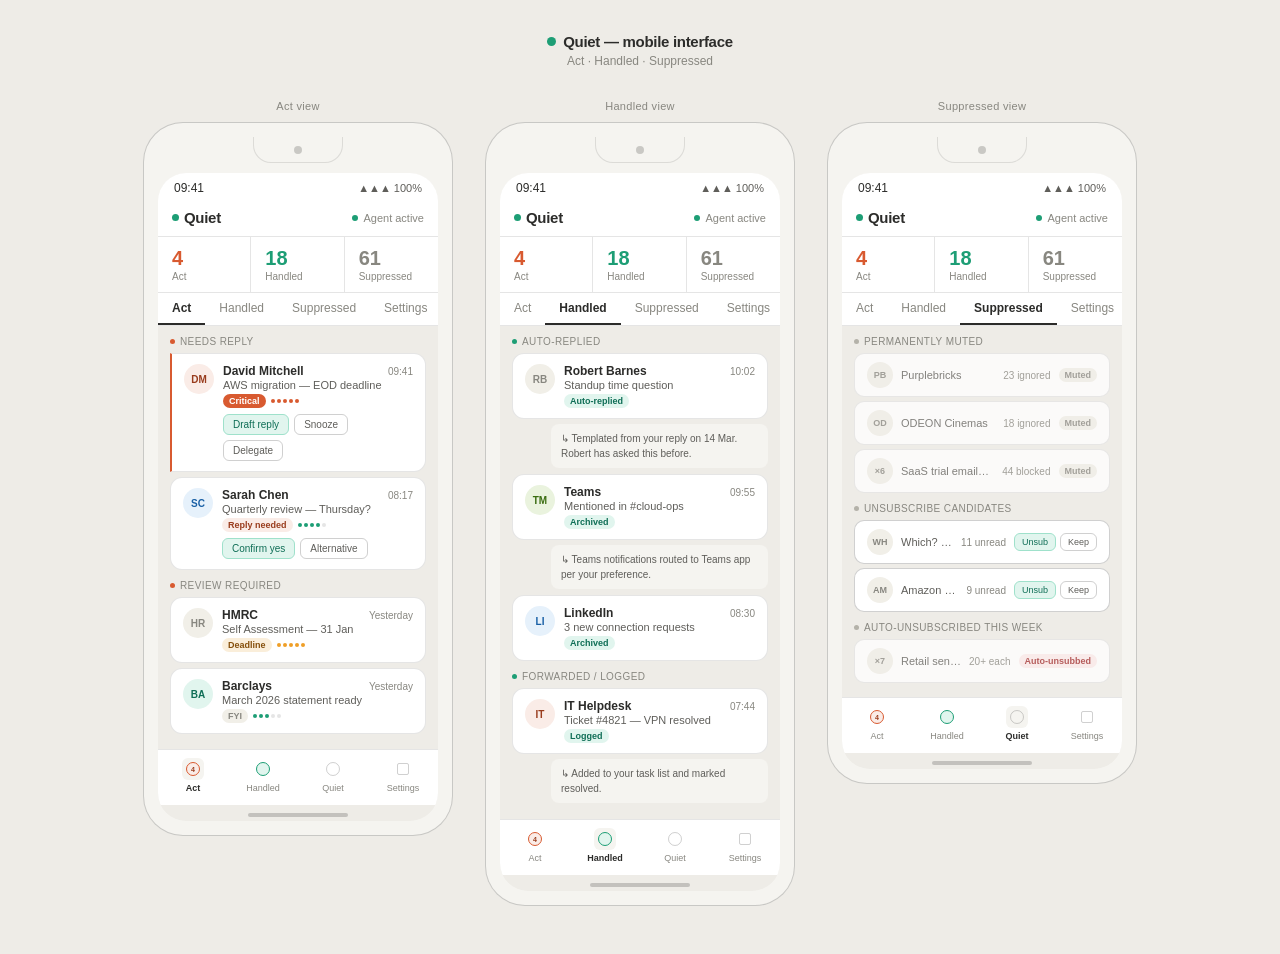
<file: ui/mobile_mocks/quiet_mobile_mockup.html>
<!DOCTYPE html>
<html lang="en">
<head>
<meta charset="UTF-8">
<meta name="viewport" content="width=device-width, initial-scale=1.0">
<title>Quiet — Mobile Interface Mockup</title>
<style>
  *, *::before, *::after { box-sizing: border-box; margin: 0; padding: 0; }

  :root {
    --bg-primary: #ffffff;
    --bg-secondary: #f5f4f0;
    --bg-tertiary: #eeece7;
    --text-primary: #2c2c2a;
    --text-secondary: #5f5e5a;
    --text-tertiary: #888780;
    --border-subtle: rgba(44,44,42,0.12);
    --border-mid: rgba(44,44,42,0.22);
    --teal: #1d9e75;
    --teal-light: #e1f5ee;
    --teal-dark: #0f6e56;
    --coral: #d85a30;
    --coral-light: #faece7;
    --coral-dark: #993c1d;
    --amber: #ef9f27;
    --amber-light: #faeeda;
    --amber-dark: #854f0b;
    --gray-light: #f1efe8;
    --gray-mid: #888780;
    --blue-light: #e6f1fb;
    --blue: #185fa5;
    --green-light: #eaf3de;
    --green: #3b6d11;
    --font: -apple-system, BlinkMacSystemFont, 'Segoe UI', Helvetica, Arial, sans-serif;
    --radius-md: 8px;
    --radius-lg: 12px;
  }

  body {
    font-family: var(--font);
    background: var(--bg-tertiary);
    color: var(--text-primary);
    min-height: 100vh;
    padding: 2rem 1rem 3rem;
  }

  .page-title {
    text-align: center;
    margin-bottom: 2rem;
  }

  .page-title h1 {
    font-size: 15px;
    font-weight: 600;
    color: var(--text-primary);
    letter-spacing: -0.3px;
    display: inline-flex;
    align-items: center;
    gap: 7px;
  }

  .logo-dot {
    width: 9px;
    height: 9px;
    border-radius: 50%;
    background: var(--teal);
    flex-shrink: 0;
  }

  .page-subtitle {
    font-size: 12px;
    color: var(--text-tertiary);
    margin-top: 4px;
  }

  /* SCENE */
  .scene {
    display: flex;
    justify-content: center;
    align-items: flex-start;
    gap: 2rem;
    flex-wrap: wrap;
  }

  .phone-wrap {
    display: flex;
    flex-direction: column;
    align-items: center;
    gap: 10px;
  }

  .phone-label {
    font-size: 11px;
    color: var(--text-tertiary);
    letter-spacing: 0.3px;
  }

  /* PHONE FRAME */
  .phone {
    width: 310px;
    background: var(--bg-secondary);
    border-radius: 40px;
    border: 0.5px solid var(--border-mid);
    padding: 14px;
  }

  .phone-notch {
    width: 90px;
    height: 26px;
    background: var(--bg-secondary);
    border-radius: 0 0 18px 18px;
    margin: 0 auto 10px;
    border: 0.5px solid var(--border-subtle);
    border-top: none;
    display: flex;
    align-items: center;
    justify-content: center;
  }

  .notch-dot {
    width: 8px;
    height: 8px;
    border-radius: 50%;
    background: var(--border-mid);
  }

  .screen {
    background: var(--bg-tertiary);
    border-radius: 28px;
    overflow: hidden;
    min-height: 570px;
  }

  .home-indicator {
    height: 4px;
    width: 100px;
    background: var(--border-mid);
    border-radius: 2px;
    margin: 8px auto 4px;
  }

  /* STATUS BAR */
  .status-bar {
    background: var(--bg-primary);
    padding: 8px 16px 6px;
    display: flex;
    justify-content: space-between;
    align-items: center;
  }

  .status-time { font-size: 12px; font-weight: 500; color: var(--text-primary); }
  .status-icons { font-size: 11px; color: var(--text-secondary); }

  /* SCREEN TOPBAR */
  .s-topbar {
    background: var(--bg-primary);
    border-bottom: 0.5px solid var(--border-subtle);
    padding: 8px 14px 10px;
    display: flex;
    align-items: center;
    justify-content: space-between;
  }

  .s-logo {
    font-size: 15px;
    font-weight: 600;
    color: var(--text-primary);
    letter-spacing: -0.3px;
    display: flex;
    align-items: center;
    gap: 5px;
  }

  .s-logo-dot {
    width: 7px;
    height: 7px;
    border-radius: 50%;
    background: var(--teal);
    flex-shrink: 0;
  }

  .s-agent {
    display: flex;
    align-items: center;
    gap: 5px;
    font-size: 11px;
    color: var(--text-tertiary);
  }

  .s-pulse {
    width: 6px;
    height: 6px;
    border-radius: 50%;
    background: var(--teal);
    animation: pulse 2s ease-in-out infinite;
  }

  @keyframes pulse {
    0%, 100% { opacity: 1; transform: scale(1); }
    50% { opacity: 0.45; transform: scale(0.8); }
  }

  /* SCREEN SUMMARY */
  .s-summary {
    background: var(--bg-primary);
    display: grid;
    grid-template-columns: repeat(3, 1fr);
    border-bottom: 0.5px solid var(--border-subtle);
  }

  .s-stat {
    padding: 10px 0 10px 14px;
    border-right: 0.5px solid var(--border-subtle);
  }

  .s-stat:last-child { border-right: none; }

  .s-stat-n { font-size: 20px; font-weight: 600; }
  .s-stat-n.act { color: var(--coral); }
  .s-stat-n.handled { color: var(--teal); }
  .s-stat-n.suppressed { color: var(--gray-mid); }
  .s-stat-l { font-size: 10px; color: var(--text-tertiary); margin-top: 1px; }

  /* SCREEN TABS */
  .s-tabs {
    background: var(--bg-primary);
    display: flex;
    border-bottom: 0.5px solid var(--border-subtle);
    overflow-x: auto;
  }

  .s-tab {
    font-size: 12px;
    padding: 8px 14px;
    color: var(--text-tertiary);
    border-bottom: 2px solid transparent;
    white-space: nowrap;
    cursor: pointer;
  }

  .s-tab.active {
    color: var(--text-primary);
    border-bottom-color: var(--text-primary);
    font-weight: 600;
  }

  /* SCREEN CONTENT */
  .s-content { padding: 10px 12px; }

  .s-section-label {
    font-size: 10px;
    color: var(--text-tertiary);
    text-transform: uppercase;
    letter-spacing: 0.4px;
    margin-bottom: 6px;
    margin-top: 10px;
    display: flex;
    align-items: center;
    gap: 5px;
  }

  .s-section-label:first-child { margin-top: 0; }

  .s-dot {
    width: 5px;
    height: 5px;
    border-radius: 50%;
    display: inline-block;
    flex-shrink: 0;
  }

  .s-dot-act { background: var(--coral); }
  .s-dot-handled { background: var(--teal); }
  .s-dot-sup { background: #b4b2a9; }

  /* MINI CARDS */
  .s-card {
    background: var(--bg-primary);
    border: 0.5px solid var(--border-subtle);
    border-radius: var(--radius-lg);
    padding: 10px 12px;
    margin-bottom: 5px;
    display: flex;
    gap: 9px;
    align-items: flex-start;
  }

  .s-card.urgent {
    border-left: 2px solid var(--coral);
    border-radius: 0 var(--radius-lg) var(--radius-lg) 0;
  }

  /* AVATARS */
  .s-av {
    width: 30px;
    height: 30px;
    border-radius: 50%;
    display: flex;
    align-items: center;
    justify-content: center;
    font-size: 10px;
    font-weight: 600;
    flex-shrink: 0;
  }

  .av-red    { background: var(--coral-light); color: var(--coral-dark); }
  .av-blue   { background: var(--blue-light);  color: var(--blue); }
  .av-teal   { background: var(--teal-light);  color: var(--teal-dark); }
  .av-gray   { background: var(--gray-light);  color: var(--gray-mid); }
  .av-green  { background: var(--green-light); color: var(--green); }

  /* CARD BODY */
  .s-card-body { flex: 1; min-width: 0; }

  .s-from {
    font-size: 12px;
    font-weight: 600;
    color: var(--text-primary);
    display: flex;
    align-items: center;
    justify-content: space-between;
    margin-bottom: 1px;
  }

  .s-from-time {
    font-size: 10px;
    color: var(--text-tertiary);
    font-weight: 400;
  }

  .s-subject {
    font-size: 11px;
    color: var(--text-secondary);
    white-space: nowrap;
    overflow: hidden;
    text-overflow: ellipsis;
    margin-bottom: 3px;
  }

  .s-meta { display: flex; align-items: center; gap: 5px; }

  /* MINI BADGES */
  .s-badge {
    font-size: 9px;
    font-weight: 600;
    padding: 2px 6px;
    border-radius: 8px;
  }

  .sb-act      { background: var(--coral-light);  color: var(--coral-dark); }
  .sb-critical { background: var(--coral);         color: #fff; }
  .sb-deadline { background: var(--amber-light);   color: var(--amber-dark); }
  .sb-handled  { background: var(--teal-light);    color: var(--teal-dark); }
  .sb-fyi      { background: var(--gray-light);    color: var(--gray-mid); }
  .sb-unsub    { background: #fcebeb;              color: #a32d2d; }

  /* PIPS */
  .s-pips { display: flex; gap: 2px; align-items: center; }
  .s-pip { width: 4px; height: 4px; border-radius: 50%; background: var(--border-subtle); }
  .s-pip.on   { background: var(--teal); }
  .s-pip.on-r { background: var(--coral); }
  .s-pip.on-a { background: var(--amber); }

  /* ACTION STRIPS */
  .s-action-strip {
    display: flex;
    gap: 5px;
    margin-top: 6px;
    flex-wrap: wrap;
  }

  .s-btn {
    font-size: 10px;
    padding: 4px 9px;
    border-radius: 6px;
    border: 0.5px solid var(--border-mid);
    background: transparent;
    color: var(--text-secondary);
    cursor: pointer;
    font-family: var(--font);
  }

  .s-btn.primary {
    background: var(--teal-light);
    border-color: #9fe1cb;
    color: var(--teal-dark);
  }

  /* AGENT NOTE */
  .s-agent-note {
    background: var(--bg-secondary);
    border-radius: var(--radius-md);
    padding: 7px 10px;
    margin: 4px 0 6px 39px;
    font-size: 10px;
    color: var(--text-secondary);
    line-height: 1.5;
  }

  /* SUPPRESS ROWS */
  .s-sup-row {
    background: var(--bg-primary);
    border: 0.5px solid var(--border-subtle);
    border-radius: 10px;
    padding: 8px 12px;
    margin-bottom: 4px;
    display: flex;
    align-items: center;
    gap: 8px;
    opacity: 0.75;
  }

  .s-sup-row.active { opacity: 1; border-color: var(--border-mid); }

  .s-sup-name {
    font-size: 11px;
    color: var(--text-secondary);
    flex: 1;
    min-width: 0;
    overflow: hidden;
    text-overflow: ellipsis;
    white-space: nowrap;
  }

  .s-sup-count {
    font-size: 10px;
    color: var(--text-tertiary);
    white-space: nowrap;
  }

  /* BOTTOM NAVBAR */
  .s-navbar {
    background: var(--bg-primary);
    border-top: 0.5px solid var(--border-subtle);
    display: flex;
    padding: 8px 0 12px;
  }

  .s-nav-item {
    flex: 1;
    display: flex;
    flex-direction: column;
    align-items: center;
    gap: 3px;
    cursor: pointer;
  }

  .s-nav-icon {
    width: 22px;
    height: 22px;
    border-radius: 6px;
    display: flex;
    align-items: center;
    justify-content: center;
  }

  .s-nav-icon.active { background: var(--bg-secondary); }

  .s-nav-dot {
    width: 14px;
    height: 14px;
    border-radius: 50%;
    border: 1.5px solid var(--border-mid);
  }

  .s-nav-dot.act-dot {
    background: var(--coral-light);
    border-color: var(--coral);
    position: relative;
  }

  .s-nav-dot.act-dot::after {
    content: '4';
    font-size: 7px;
    font-weight: 600;
    color: var(--coral-dark);
    position: absolute;
    top: 50%;
    left: 50%;
    transform: translate(-50%, -50%);
  }

  .s-nav-label {
    font-size: 9px;
    color: var(--text-tertiary);
  }

  .s-nav-label.active {
    color: var(--text-primary);
    font-weight: 600;
  }
</style>
</head>
<body>

<div class="page-title">
  <h1><div class="logo-dot"></div>Quiet — mobile interface</h1>
  <div class="page-subtitle">Act · Handled · Suppressed</div>
</div>

<div class="scene">

  <!-- PHONE 1: ACT VIEW -->
  <div class="phone-wrap">
    <div class="phone-label">Act view</div>
    <div class="phone">
      <div class="phone-notch"><div class="notch-dot"></div></div>
      <div class="screen">

        <div class="status-bar">
          <div class="status-time">09:41</div>
          <div class="status-icons">▲▲▲ 100%</div>
        </div>

        <div class="s-topbar">
          <div class="s-logo"><div class="s-logo-dot"></div>Quiet</div>
          <div class="s-agent"><div class="s-pulse"></div>Agent active</div>
        </div>

        <div class="s-summary">
          <div class="s-stat"><div class="s-stat-n act">4</div><div class="s-stat-l">Act</div></div>
          <div class="s-stat"><div class="s-stat-n handled">18</div><div class="s-stat-l">Handled</div></div>
          <div class="s-stat"><div class="s-stat-n suppressed">61</div><div class="s-stat-l">Suppressed</div></div>
        </div>

        <div class="s-tabs">
          <div class="s-tab active">Act</div>
          <div class="s-tab">Handled</div>
          <div class="s-tab">Suppressed</div>
          <div class="s-tab">Settings</div>
        </div>

        <div class="s-content">

          <div class="s-section-label"><span class="s-dot s-dot-act"></span>Needs reply</div>

          <div class="s-card urgent">
            <div class="s-av av-red">DM</div>
            <div class="s-card-body">
              <div class="s-from">David Mitchell<span class="s-from-time">09:41</span></div>
              <div class="s-subject">AWS migration — EOD deadline</div>
              <div class="s-meta">
                <span class="s-badge sb-critical">Critical</span>
                <div class="s-pips">
                  <div class="s-pip on-r"></div><div class="s-pip on-r"></div><div class="s-pip on-r"></div><div class="s-pip on-r"></div><div class="s-pip on-r"></div>
                </div>
              </div>
              <div class="s-action-strip">
                <button class="s-btn primary">Draft reply</button>
                <button class="s-btn">Snooze</button>
                <button class="s-btn">Delegate</button>
              </div>
            </div>
          </div>

          <div class="s-card">
            <div class="s-av av-blue">SC</div>
            <div class="s-card-body">
              <div class="s-from">Sarah Chen<span class="s-from-time">08:17</span></div>
              <div class="s-subject">Quarterly review — Thursday?</div>
              <div class="s-meta">
                <span class="s-badge sb-act">Reply needed</span>
                <div class="s-pips">
                  <div class="s-pip on"></div><div class="s-pip on"></div><div class="s-pip on"></div><div class="s-pip on"></div><div class="s-pip"></div>
                </div>
              </div>
              <div class="s-action-strip">
                <button class="s-btn primary">Confirm yes</button>
                <button class="s-btn">Alternative</button>
              </div>
            </div>
          </div>

          <div class="s-section-label"><span class="s-dot s-dot-act"></span>Review required</div>

          <div class="s-card">
            <div class="s-av av-gray">HR</div>
            <div class="s-card-body">
              <div class="s-from">HMRC<span class="s-from-time">Yesterday</span></div>
              <div class="s-subject">Self Assessment — 31 Jan</div>
              <div class="s-meta">
                <span class="s-badge sb-deadline">Deadline</span>
                <div class="s-pips">
                  <div class="s-pip on-a"></div><div class="s-pip on-a"></div><div class="s-pip on-a"></div><div class="s-pip on-a"></div><div class="s-pip on-a"></div>
                </div>
              </div>
            </div>
          </div>

          <div class="s-card">
            <div class="s-av av-teal">BA</div>
            <div class="s-card-body">
              <div class="s-from">Barclays<span class="s-from-time">Yesterday</span></div>
              <div class="s-subject">March 2026 statement ready</div>
              <div class="s-meta">
                <span class="s-badge sb-fyi">FYI</span>
                <div class="s-pips">
                  <div class="s-pip on"></div><div class="s-pip on"></div><div class="s-pip on"></div><div class="s-pip"></div><div class="s-pip"></div>
                </div>
              </div>
            </div>
          </div>

        </div>

        <div class="s-navbar">
          <div class="s-nav-item">
            <div class="s-nav-icon active"><div class="s-nav-dot act-dot"></div></div>
            <div class="s-nav-label active">Act</div>
          </div>
          <div class="s-nav-item">
            <div class="s-nav-icon"><div class="s-nav-dot" style="background:var(--teal-light);border-color:var(--teal);"></div></div>
            <div class="s-nav-label">Handled</div>
          </div>
          <div class="s-nav-item">
            <div class="s-nav-icon"><div class="s-nav-dot"></div></div>
            <div class="s-nav-label">Quiet</div>
          </div>
          <div class="s-nav-item">
            <div class="s-nav-icon"><div style="width:12px;height:12px;border-radius:2px;border:1.5px solid var(--border-mid);"></div></div>
            <div class="s-nav-label">Settings</div>
          </div>
        </div>

        <div class="home-indicator"></div>
      </div>
    </div>
  </div>

  <!-- PHONE 2: HANDLED VIEW -->
  <div class="phone-wrap">
    <div class="phone-label">Handled view</div>
    <div class="phone">
      <div class="phone-notch"><div class="notch-dot"></div></div>
      <div class="screen">

        <div class="status-bar">
          <div class="status-time">09:41</div>
          <div class="status-icons">▲▲▲ 100%</div>
        </div>

        <div class="s-topbar">
          <div class="s-logo"><div class="s-logo-dot"></div>Quiet</div>
          <div class="s-agent"><div class="s-pulse"></div>Agent active</div>
        </div>

        <div class="s-summary">
          <div class="s-stat"><div class="s-stat-n act">4</div><div class="s-stat-l">Act</div></div>
          <div class="s-stat"><div class="s-stat-n handled">18</div><div class="s-stat-l">Handled</div></div>
          <div class="s-stat"><div class="s-stat-n suppressed">61</div><div class="s-stat-l">Suppressed</div></div>
        </div>

        <div class="s-tabs">
          <div class="s-tab">Act</div>
          <div class="s-tab active">Handled</div>
          <div class="s-tab">Suppressed</div>
          <div class="s-tab">Settings</div>
        </div>

        <div class="s-content">

          <div class="s-section-label"><span class="s-dot s-dot-handled"></span>Auto-replied</div>

          <div class="s-card">
            <div class="s-av av-gray">RB</div>
            <div class="s-card-body">
              <div class="s-from">Robert Barnes<span class="s-from-time">10:02</span></div>
              <div class="s-subject">Standup time question</div>
              <div class="s-meta"><span class="s-badge sb-handled">Auto-replied</span></div>
            </div>
          </div>
          <div class="s-agent-note">↳ Templated from your reply on 14 Mar. Robert has asked this before.</div>

          <div class="s-card">
            <div class="s-av av-green">TM</div>
            <div class="s-card-body">
              <div class="s-from">Teams<span class="s-from-time">09:55</span></div>
              <div class="s-subject">Mentioned in #cloud-ops</div>
              <div class="s-meta"><span class="s-badge sb-handled">Archived</span></div>
            </div>
          </div>
          <div class="s-agent-note">↳ Teams notifications routed to Teams app per your preference.</div>

          <div class="s-card">
            <div class="s-av av-blue">LI</div>
            <div class="s-card-body">
              <div class="s-from">LinkedIn<span class="s-from-time">08:30</span></div>
              <div class="s-subject">3 new connection requests</div>
              <div class="s-meta"><span class="s-badge sb-handled">Archived</span></div>
            </div>
          </div>

          <div class="s-section-label"><span class="s-dot s-dot-handled"></span>Forwarded / logged</div>

          <div class="s-card">
            <div class="s-av av-red">IT</div>
            <div class="s-card-body">
              <div class="s-from">IT Helpdesk<span class="s-from-time">07:44</span></div>
              <div class="s-subject">Ticket #4821 — VPN resolved</div>
              <div class="s-meta"><span class="s-badge sb-handled">Logged</span></div>
            </div>
          </div>
          <div class="s-agent-note">↳ Added to your task list and marked resolved.</div>

        </div>

        <div class="s-navbar">
          <div class="s-nav-item">
            <div class="s-nav-icon"><div class="s-nav-dot act-dot"></div></div>
            <div class="s-nav-label">Act</div>
          </div>
          <div class="s-nav-item">
            <div class="s-nav-icon active"><div class="s-nav-dot" style="background:var(--teal-light);border-color:var(--teal);"></div></div>
            <div class="s-nav-label active">Handled</div>
          </div>
          <div class="s-nav-item">
            <div class="s-nav-icon"><div class="s-nav-dot"></div></div>
            <div class="s-nav-label">Quiet</div>
          </div>
          <div class="s-nav-item">
            <div class="s-nav-icon"><div style="width:12px;height:12px;border-radius:2px;border:1.5px solid var(--border-mid);"></div></div>
            <div class="s-nav-label">Settings</div>
          </div>
        </div>

        <div class="home-indicator"></div>
      </div>
    </div>
  </div>

  <!-- PHONE 3: SUPPRESSED VIEW -->
  <div class="phone-wrap">
    <div class="phone-label">Suppressed view</div>
    <div class="phone">
      <div class="phone-notch"><div class="notch-dot"></div></div>
      <div class="screen">

        <div class="status-bar">
          <div class="status-time">09:41</div>
          <div class="status-icons">▲▲▲ 100%</div>
        </div>

        <div class="s-topbar">
          <div class="s-logo"><div class="s-logo-dot"></div>Quiet</div>
          <div class="s-agent"><div class="s-pulse"></div>Agent active</div>
        </div>

        <div class="s-summary">
          <div class="s-stat"><div class="s-stat-n act">4</div><div class="s-stat-l">Act</div></div>
          <div class="s-stat"><div class="s-stat-n handled">18</div><div class="s-stat-l">Handled</div></div>
          <div class="s-stat"><div class="s-stat-n suppressed">61</div><div class="s-stat-l">Suppressed</div></div>
        </div>

        <div class="s-tabs">
          <div class="s-tab">Act</div>
          <div class="s-tab">Handled</div>
          <div class="s-tab active">Suppressed</div>
          <div class="s-tab">Settings</div>
        </div>

        <div class="s-content">

          <div class="s-section-label"><span class="s-dot s-dot-sup"></span>Permanently muted</div>

          <div class="s-sup-row">
            <div class="s-av av-gray" style="width:26px;height:26px;font-size:9px;flex-shrink:0">PB</div>
            <div class="s-sup-name">Purplebricks</div>
            <div class="s-sup-count">23 ignored</div>
            <span class="s-badge sb-fyi">Muted</span>
          </div>

          <div class="s-sup-row">
            <div class="s-av av-gray" style="width:26px;height:26px;font-size:9px;flex-shrink:0">OD</div>
            <div class="s-sup-name">ODEON Cinemas</div>
            <div class="s-sup-count">18 ignored</div>
            <span class="s-badge sb-fyi">Muted</span>
          </div>

          <div class="s-sup-row">
            <div class="s-av av-gray" style="width:26px;height:26px;font-size:9px;flex-shrink:0">×6</div>
            <div class="s-sup-name">SaaS trial emails (6)</div>
            <div class="s-sup-count">44 blocked</div>
            <span class="s-badge sb-fyi">Muted</span>
          </div>

          <div class="s-section-label"><span class="s-dot s-dot-sup"></span>Unsubscribe candidates</div>

          <div class="s-sup-row active">
            <div class="s-av av-gray" style="width:26px;height:26px;font-size:9px;flex-shrink:0">WH</div>
            <div class="s-sup-name">Which? Magazine</div>
            <div class="s-sup-count">11 unread</div>
            <div style="display:flex;gap:4px;flex-shrink:0;">
              <button class="s-btn primary" style="font-size:9px;padding:3px 7px;">Unsub</button>
              <button class="s-btn" style="font-size:9px;padding:3px 7px;">Keep</button>
            </div>
          </div>

          <div class="s-sup-row active">
            <div class="s-av av-gray" style="width:26px;height:26px;font-size:9px;flex-shrink:0">AM</div>
            <div class="s-sup-name">Amazon UK marketing</div>
            <div class="s-sup-count">9 unread</div>
            <div style="display:flex;gap:4px;flex-shrink:0;">
              <button class="s-btn primary" style="font-size:9px;padding:3px 7px;">Unsub</button>
              <button class="s-btn" style="font-size:9px;padding:3px 7px;">Keep</button>
            </div>
          </div>

          <div class="s-section-label"><span class="s-dot s-dot-sup"></span>Auto-unsubscribed this week</div>

          <div class="s-sup-row">
            <div class="s-av av-gray" style="width:26px;height:26px;font-size:9px;flex-shrink:0">×7</div>
            <div class="s-sup-name">Retail senders (7 total)</div>
            <div class="s-sup-count">20+ each</div>
            <span class="s-badge sb-unsub">Auto-unsubbed</span>
          </div>

        </div>

        <div class="s-navbar">
          <div class="s-nav-item">
            <div class="s-nav-icon"><div class="s-nav-dot act-dot"></div></div>
            <div class="s-nav-label">Act</div>
          </div>
          <div class="s-nav-item">
            <div class="s-nav-icon"><div class="s-nav-dot" style="background:var(--teal-light);border-color:var(--teal);"></div></div>
            <div class="s-nav-label">Handled</div>
          </div>
          <div class="s-nav-item">
            <div class="s-nav-icon active"><div class="s-nav-dot"></div></div>
            <div class="s-nav-label active">Quiet</div>
          </div>
          <div class="s-nav-item">
            <div class="s-nav-icon"><div style="width:12px;height:12px;border-radius:2px;border:1.5px solid var(--border-mid);"></div></div>
            <div class="s-nav-label">Settings</div>
          </div>
        </div>

        <div class="home-indicator"></div>
      </div>
    </div>
  </div>

</div>
</body>
</html>
</file>
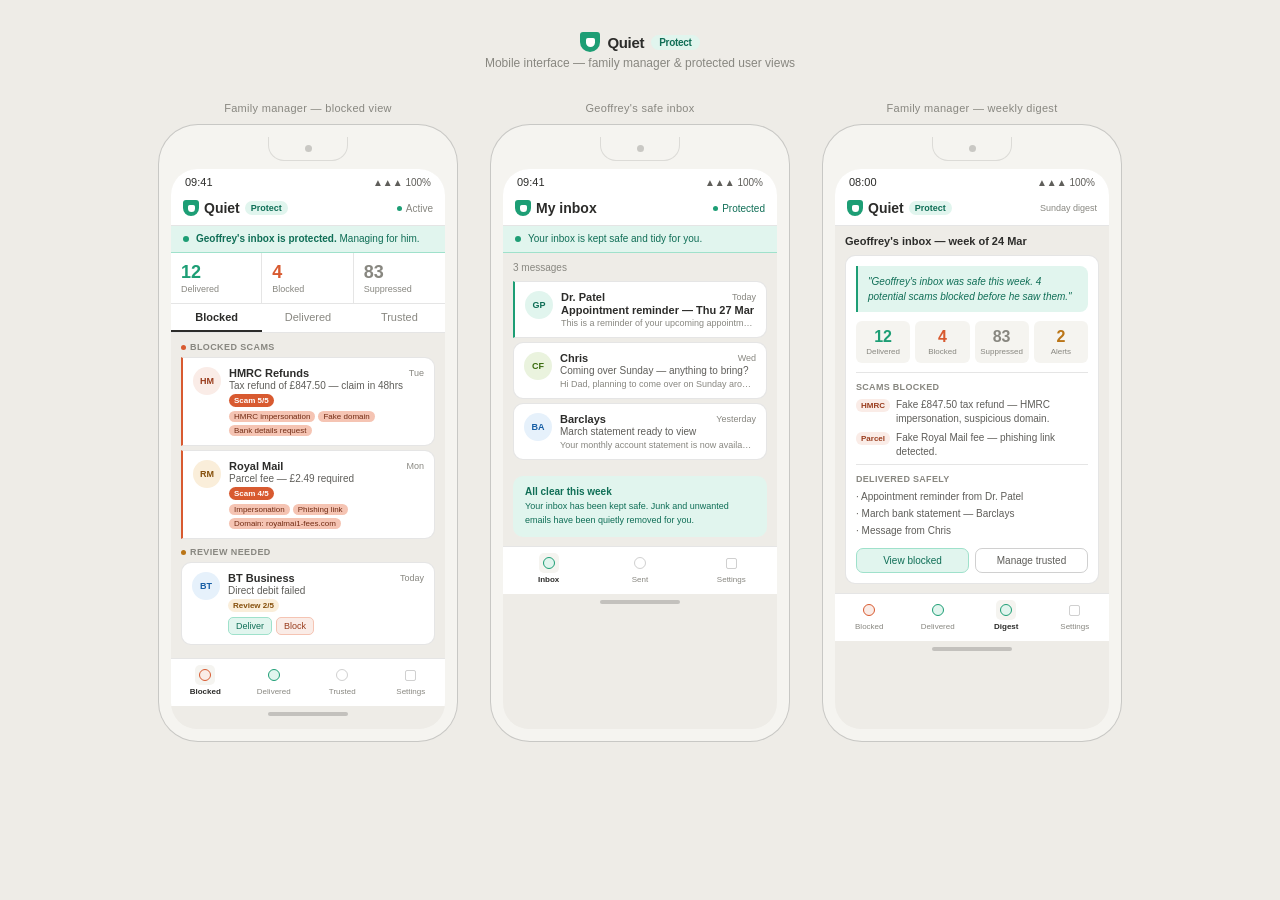
<file: ui/mobile_mocks/quiet_protect_mobile.html>
<!DOCTYPE html>
<html lang="en">
<head>
<meta charset="UTF-8">
<meta name="viewport" content="width=device-width, initial-scale=1.0">
<title>Quiet Protect — Mobile Interface Mockup</title>
<style>
  *, *::before, *::after { box-sizing: border-box; margin: 0; padding: 0; }

  :root {
    --bg-primary: #ffffff;
    --bg-secondary: #f5f4f0;
    --bg-tertiary: #eeece7;
    --text-primary: #2c2c2a;
    --text-secondary: #5f5e5a;
    --text-tertiary: #888780;
    --border-subtle: rgba(44,44,42,0.12);
    --border-mid: rgba(44,44,42,0.22);
    --teal: #1d9e75;
    --teal-light: #e1f5ee;
    --teal-dark: #0f6e56;
    --teal-border: #9fe1cb;
    --coral: #d85a30;
    --coral-light: #faece7;
    --coral-dark: #993c1d;
    --amber: #ef9f27;
    --amber-light: #faeeda;
    --amber-dark: #854f0b;
    --gray-light: #f1efe8;
    --gray-mid: #888780;
    --blue-light: #e6f1fb;
    --blue: #185fa5;
    --green-light: #eaf3de;
    --green: #3b6d11;
    --red-light: #fcebeb;
    --red: #a32d2d;
    --font: -apple-system, BlinkMacSystemFont, 'Segoe UI', Helvetica, Arial, sans-serif;
    --radius-md: 8px;
    --radius-lg: 12px;
  }

  body {
    font-family: var(--font);
    background: var(--bg-tertiary);
    color: var(--text-primary);
    min-height: 100vh;
    padding: 2rem 1rem 3rem;
  }

  .page-title {
    text-align: center;
    margin-bottom: 2rem;
  }

  .page-title h1 {
    font-size: 15px;
    font-weight: 600;
    color: var(--text-primary);
    letter-spacing: -0.3px;
    display: inline-flex;
    align-items: center;
    gap: 7px;
  }

  .logo-shield {
    width: 20px;
    height: 20px;
    background: var(--teal);
    border-radius: 3px 3px 10px 10px;
    display: flex;
    align-items: center;
    justify-content: center;
    flex-shrink: 0;
  }

  .logo-shield-inner {
    width: 9px;
    height: 9px;
    background: white;
    border-radius: 2px 2px 5px 5px;
  }

  .protect-badge {
    font-size: 10px;
    font-weight: 600;
    background: var(--teal-light);
    color: var(--teal-dark);
    padding: 2px 8px;
    border-radius: 10px;
  }

  .page-subtitle {
    font-size: 12px;
    color: var(--text-tertiary);
    margin-top: 4px;
  }

  /* SCENE */
  .scene {
    display: flex;
    justify-content: center;
    align-items: flex-start;
    gap: 2rem;
    flex-wrap: wrap;
  }

  .phone-wrap {
    display: flex;
    flex-direction: column;
    align-items: center;
    gap: 10px;
  }

  .phone-label {
    font-size: 11px;
    color: var(--text-tertiary);
    letter-spacing: 0.3px;
    text-align: center;
  }

  /* PHONE FRAME */
  .phone {
    width: 300px;
    background: var(--bg-secondary);
    border-radius: 40px;
    border: 0.5px solid var(--border-mid);
    padding: 12px;
  }

  .phone-notch {
    width: 80px;
    height: 24px;
    background: var(--bg-secondary);
    border-radius: 0 0 16px 16px;
    margin: 0 auto 8px;
    border: 0.5px solid var(--border-subtle);
    border-top: none;
    display: flex;
    align-items: center;
    justify-content: center;
  }

  .notch-dot {
    width: 7px;
    height: 7px;
    border-radius: 50%;
    background: var(--border-mid);
  }

  .screen {
    background: var(--bg-tertiary);
    border-radius: 26px;
    overflow: hidden;
    min-height: 560px;
  }

  .home-bar {
    height: 4px;
    width: 80px;
    background: var(--border-mid);
    border-radius: 2px;
    margin: 6px auto 4px;
  }

  /* STATUS BAR */
  .status-bar {
    background: var(--bg-primary);
    padding: 7px 14px 5px;
    display: flex;
    justify-content: space-between;
    align-items: center;
  }

  .status-time { font-size: 11px; font-weight: 500; color: var(--text-primary); }
  .status-icons { font-size: 10px; color: var(--text-secondary); }

  /* SCREEN TOPBAR */
  .s-topbar {
    background: var(--bg-primary);
    border-bottom: 0.5px solid var(--border-subtle);
    padding: 7px 12px 9px;
    display: flex;
    align-items: center;
    justify-content: space-between;
  }

  .s-logo {
    font-size: 14px;
    font-weight: 600;
    color: var(--text-primary);
    display: flex;
    align-items: center;
    gap: 5px;
  }

  .s-shield {
    width: 16px;
    height: 16px;
    background: var(--teal);
    border-radius: 3px 3px 8px 8px;
    display: flex;
    align-items: center;
    justify-content: center;
    flex-shrink: 0;
  }

  .s-shield-i {
    width: 7px;
    height: 7px;
    background: white;
    border-radius: 2px 2px 4px 4px;
  }

  .s-badge {
    font-size: 9px;
    font-weight: 600;
    background: var(--teal-light);
    color: var(--teal-dark);
    padding: 2px 6px;
    border-radius: 8px;
  }

  .s-agent {
    display: flex;
    align-items: center;
    gap: 4px;
    font-size: 10px;
    color: var(--text-tertiary);
  }

  .s-pulse {
    width: 5px;
    height: 5px;
    border-radius: 50%;
    background: var(--teal);
    animation: pulse 2s ease-in-out infinite;
  }

  @keyframes pulse {
    0%, 100% { opacity: 1; transform: scale(1); }
    50% { opacity: 0.45; transform: scale(0.8); }
  }

  /* BANNER */
  .s-banner {
    background: var(--teal-light);
    border-bottom: 0.5px solid var(--teal-border);
    padding: 6px 12px;
    display: flex;
    align-items: center;
    gap: 7px;
  }

  .s-banner-dot {
    width: 6px;
    height: 6px;
    border-radius: 50%;
    background: var(--teal);
    flex-shrink: 0;
  }

  .s-banner-text { font-size: 10px; color: var(--teal-dark); line-height: 1.4; }
  .s-banner-text strong { font-weight: 600; }

  /* STATS */
  .s-stats {
    background: var(--bg-primary);
    display: grid;
    grid-template-columns: repeat(3, 1fr);
    border-bottom: 0.5px solid var(--border-subtle);
  }

  .s-stat {
    padding: 9px 0 9px 10px;
    border-right: 0.5px solid var(--border-subtle);
  }

  .s-stat:last-child { border-right: none; }

  .s-stat-n { font-size: 18px; font-weight: 600; }
  .s-stat-n.safe      { color: var(--teal); }
  .s-stat-n.blocked   { color: var(--coral); }
  .s-stat-n.suppressed { color: var(--gray-mid); }
  .s-stat-l { font-size: 9px; color: var(--text-tertiary); margin-top: 1px; }

  /* TABS */
  .s-tabs {
    background: var(--bg-primary);
    display: flex;
    border-bottom: 0.5px solid var(--border-subtle);
  }

  .s-tab {
    font-size: 11px;
    padding: 7px 12px;
    color: var(--text-tertiary);
    border-bottom: 2px solid transparent;
    white-space: nowrap;
    flex: 1;
    text-align: center;
    cursor: pointer;
  }

  .s-tab.active {
    color: var(--text-primary);
    border-bottom-color: var(--text-primary);
    font-weight: 600;
  }

  /* CONTENT */
  .s-content { padding: 9px 10px; }

  .s-section-lbl {
    font-size: 9px;
    font-weight: 600;
    color: var(--text-tertiary);
    text-transform: uppercase;
    letter-spacing: 0.4px;
    margin: 8px 0 5px;
    display: flex;
    align-items: center;
    gap: 4px;
  }

  .s-section-lbl:first-child { margin-top: 0; }

  .s-dot { width: 5px; height: 5px; border-radius: 50%; display: inline-block; flex-shrink: 0; }
  .s-dot-blocked  { background: var(--coral); }
  .s-dot-safe     { background: var(--teal); }
  .s-dot-warn     { background: #ba7517; }

  /* CARDS */
  .s-card {
    background: var(--bg-primary);
    border: 0.5px solid var(--border-subtle);
    border-radius: 10px;
    padding: 9px 10px;
    margin-bottom: 4px;
    display: flex;
    gap: 8px;
    align-items: flex-start;
  }

  .s-card.blocked-c {
    border-left: 2px solid var(--coral);
    border-radius: 0 10px 10px 0;
  }

  .s-card.safe-c {
    border-left: 2px solid var(--teal);
    border-radius: 0 10px 10px 0;
  }

  /* AVATARS */
  .s-av {
    width: 28px;
    height: 28px;
    border-radius: 50%;
    display: flex;
    align-items: center;
    justify-content: center;
    font-size: 9px;
    font-weight: 600;
    flex-shrink: 0;
  }

  .av-red    { background: var(--coral-light); color: var(--coral-dark); }
  .av-blue   { background: var(--blue-light);  color: var(--blue); }
  .av-teal   { background: var(--teal-light);  color: var(--teal-dark); }
  .av-gray   { background: var(--gray-light);  color: var(--gray-mid); }
  .av-amber  { background: var(--amber-light); color: var(--amber-dark); }
  .av-green  { background: var(--green-light); color: var(--green); }

  /* CARD BODY */
  .s-card-body { flex: 1; min-width: 0; }

  .s-from {
    font-size: 11px;
    font-weight: 600;
    color: var(--text-primary);
    display: flex;
    align-items: center;
    justify-content: space-between;
    margin-bottom: 1px;
  }

  .s-from-time { font-size: 9px; color: var(--text-tertiary); font-weight: 400; }

  .s-subject {
    font-size: 10px;
    color: var(--text-secondary);
    white-space: nowrap;
    overflow: hidden;
    text-overflow: ellipsis;
    margin-bottom: 3px;
  }

  /* MINI BADGES */
  .s-badge-item {
    font-size: 8px;
    font-weight: 600;
    padding: 2px 5px;
    border-radius: 7px;
    white-space: nowrap;
  }

  .sb-scam     { background: var(--coral);       color: #fff; }
  .sb-blocked  { background: var(--coral-light);  color: var(--coral-dark); }
  .sb-warn     { background: var(--amber-light);  color: var(--amber-dark); }
  .sb-safe     { background: var(--teal-light);   color: var(--teal-dark); }
  .sb-trusted  { background: var(--teal-light);   color: var(--teal-dark); }

  /* THREAT SIGNALS */
  .s-signals {
    display: flex;
    flex-wrap: wrap;
    gap: 3px;
    margin-top: 4px;
  }

  .s-signal {
    font-size: 8px;
    background: #f5c4b3;
    color: #712b13;
    padding: 1px 5px;
    border-radius: 6px;
  }

  /* REVIEW BUTTONS */
  .s-review-btns {
    display: flex;
    gap: 4px;
    margin-top: 5px;
  }

  .s-btn-deliver {
    font-size: 9px;
    padding: 3px 7px;
    border-radius: 5px;
    border: 0.5px solid var(--teal-border);
    background: var(--teal-light);
    color: var(--teal-dark);
    cursor: pointer;
    font-family: var(--font);
  }

  .s-btn-block {
    font-size: 9px;
    padding: 3px 7px;
    border-radius: 5px;
    border: 0.5px solid #f5c4b3;
    background: var(--coral-light);
    color: var(--coral-dark);
    cursor: pointer;
    font-family: var(--font);
  }

  /* AGENT NOTE */
  .s-agent-note {
    background: var(--bg-secondary);
    border-radius: var(--radius-md);
    padding: 6px 9px;
    margin: 3px 0 5px 36px;
    font-size: 9px;
    color: var(--text-secondary);
    line-height: 1.5;
  }

  /* DIGEST BOX */
  .s-digest-box {
    background: var(--bg-primary);
    border: 0.5px solid var(--border-subtle);
    border-radius: 10px;
    padding: 10px;
  }

  .s-digest-quote {
    font-size: 10px;
    color: var(--teal-dark);
    font-style: italic;
    background: var(--teal-light);
    padding: 8px 10px;
    border-radius: 0 8px 8px 0;
    border-left: 2px solid var(--teal);
    margin-bottom: 9px;
    line-height: 1.5;
  }

  .s-digest-stats {
    display: grid;
    grid-template-columns: repeat(4, 1fr);
    gap: 5px;
    margin-bottom: 9px;
  }

  .s-dstat {
    background: var(--bg-secondary);
    border-radius: 6px;
    padding: 7px 4px;
    text-align: center;
  }

  .s-dstat-n { font-size: 16px; font-weight: 600; }
  .s-dstat-l { font-size: 8px; color: var(--text-tertiary); margin-top: 1px; }

  .s-digest-section {
    font-size: 9px;
    font-weight: 600;
    color: var(--text-tertiary);
    text-transform: uppercase;
    letter-spacing: 0.3px;
    margin-bottom: 6px;
    padding-top: 9px;
    border-top: 0.5px solid var(--border-subtle);
  }

  .s-scam-item {
    display: flex;
    gap: 6px;
    align-items: flex-start;
    margin-bottom: 5px;
  }

  .s-scam-badge {
    background: var(--coral-light);
    color: var(--coral-dark);
    font-size: 8px;
    font-weight: 600;
    padding: 2px 5px;
    border-radius: 6px;
    flex-shrink: 0;
    margin-top: 1px;
  }

  .s-scam-text {
    font-size: 10px;
    color: var(--text-secondary);
    line-height: 1.4;
  }

  /* DIGEST FOOTER BUTTONS */
  .s-digest-btns {
    display: flex;
    gap: 6px;
    margin-top: 10px;
  }

  .s-digest-btn {
    flex: 1;
    font-size: 10px;
    padding: 6px;
    border-radius: 7px;
    cursor: pointer;
    font-family: var(--font);
  }

  .s-digest-btn.primary {
    border: 0.5px solid var(--teal-border);
    background: var(--teal-light);
    color: var(--teal-dark);
  }

  .s-digest-btn.secondary {
    border: 0.5px solid var(--border-mid);
    background: transparent;
    color: var(--text-secondary);
  }

  /* SAFE INBOX */
  .s-safe-inbox { padding: 9px 10px; }

  .s-inbox-msg {
    background: var(--bg-primary);
    border: 0.5px solid var(--border-subtle);
    border-radius: 10px;
    padding: 9px 10px;
    margin-bottom: 4px;
    display: flex;
    gap: 8px;
    align-items: flex-start;
  }

  .s-inbox-unread {
    border-left: 2px solid var(--teal);
    border-radius: 0 10px 10px 0;
  }

  .s-inbox-subject {
    font-size: 11px;
    font-weight: 600;
    color: var(--text-primary);
    margin-bottom: 2px;
  }

  .s-inbox-preview {
    font-size: 9px;
    color: var(--text-tertiary);
    margin-top: 2px;
    white-space: nowrap;
    overflow: hidden;
    text-overflow: ellipsis;
  }

  .s-all-clear {
    margin-top: 16px;
    background: var(--teal-light);
    border-radius: 10px;
    padding: 10px 12px;
  }

  .s-all-clear-title {
    font-size: 10px;
    font-weight: 600;
    color: var(--teal-dark);
    margin-bottom: 3px;
  }

  .s-all-clear-text {
    font-size: 9px;
    color: var(--teal-dark);
    line-height: 1.5;
  }

  /* NAVBAR */
  .s-navbar {
    background: var(--bg-primary);
    border-top: 0.5px solid var(--border-subtle);
    display: flex;
    padding: 6px 0 10px;
  }

  .s-nav-item {
    flex: 1;
    display: flex;
    flex-direction: column;
    align-items: center;
    gap: 2px;
    cursor: pointer;
  }

  .s-nav-icon {
    width: 20px;
    height: 20px;
    border-radius: 5px;
    display: flex;
    align-items: center;
    justify-content: center;
  }

  .s-nav-icon.active { background: var(--bg-secondary); }

  .s-nav-dot {
    width: 12px;
    height: 12px;
    border-radius: 50%;
    border: 1.5px solid var(--border-mid);
  }

  .s-nav-dot.blocked-d {
    background: var(--coral-light);
    border-color: var(--coral);
  }

  .s-nav-label {
    font-size: 8px;
    color: var(--text-tertiary);
  }

  .s-nav-label.active {
    color: var(--text-primary);
    font-weight: 600;
  }
</style>
</head>
<body>

<div class="page-title">
  <h1>
    <div class="logo-shield"><div class="logo-shield-inner"></div></div>
    Quiet
    <div class="protect-badge">Protect</div>
  </h1>
  <div class="page-subtitle">Mobile interface — family manager &amp; protected user views</div>
</div>

<div class="scene">

  <!-- PHONE 1: FAMILY MANAGER — BLOCKED VIEW -->
  <div class="phone-wrap">
    <div class="phone-label">Family manager — blocked view</div>
    <div class="phone">
      <div class="phone-notch"><div class="notch-dot"></div></div>
      <div class="screen">

        <div class="status-bar">
          <div class="status-time">09:41</div>
          <div class="status-icons">▲▲▲ 100%</div>
        </div>

        <div class="s-topbar">
          <div class="s-logo">
            <div class="s-shield"><div class="s-shield-i"></div></div>
            Quiet
            <div class="s-badge">Protect</div>
          </div>
          <div class="s-agent"><div class="s-pulse"></div>Active</div>
        </div>

        <div class="s-banner">
          <div class="s-banner-dot"></div>
          <div class="s-banner-text"><strong>Geoffrey's inbox is protected.</strong> Managing for him.</div>
        </div>

        <div class="s-stats">
          <div class="s-stat"><div class="s-stat-n safe">12</div><div class="s-stat-l">Delivered</div></div>
          <div class="s-stat"><div class="s-stat-n blocked">4</div><div class="s-stat-l">Blocked</div></div>
          <div class="s-stat"><div class="s-stat-n suppressed">83</div><div class="s-stat-l">Suppressed</div></div>
        </div>

        <div class="s-tabs">
          <div class="s-tab active">Blocked</div>
          <div class="s-tab">Delivered</div>
          <div class="s-tab">Trusted</div>
        </div>

        <div class="s-content">

          <div class="s-section-lbl"><span class="s-dot s-dot-blocked"></span>Blocked scams</div>

          <div class="s-card blocked-c">
            <div class="s-av av-red">HM</div>
            <div class="s-card-body">
              <div class="s-from">HMRC Refunds<span class="s-from-time">Tue</span></div>
              <div class="s-subject">Tax refund of £847.50 — claim in 48hrs</div>
              <div style="display:flex;align-items:center;gap:4px;margin-top:3px;">
                <span class="s-badge-item sb-scam">Scam 5/5</span>
              </div>
              <div class="s-signals">
                <span class="s-signal">HMRC impersonation</span>
                <span class="s-signal">Fake domain</span>
                <span class="s-signal">Bank details request</span>
              </div>
            </div>
          </div>

          <div class="s-card blocked-c">
            <div class="s-av av-amber">RM</div>
            <div class="s-card-body">
              <div class="s-from">Royal Mail<span class="s-from-time">Mon</span></div>
              <div class="s-subject">Parcel fee — £2.49 required</div>
              <div style="display:flex;gap:4px;margin-top:3px;">
                <span class="s-badge-item sb-scam">Scam 4/5</span>
              </div>
              <div class="s-signals">
                <span class="s-signal">Impersonation</span>
                <span class="s-signal">Phishing link</span>
                <span class="s-signal">Domain: royalmai1-fees.com</span>
              </div>
            </div>
          </div>

          <div class="s-section-lbl"><span class="s-dot s-dot-warn"></span>Review needed</div>

          <div class="s-card">
            <div class="s-av av-blue">BT</div>
            <div class="s-card-body">
              <div class="s-from">BT Business<span class="s-from-time">Today</span></div>
              <div class="s-subject">Direct debit failed</div>
              <div style="display:flex;gap:4px;margin-top:3px;">
                <span class="s-badge-item sb-warn">Review 2/5</span>
              </div>
              <div class="s-review-btns">
                <button class="s-btn-deliver">Deliver</button>
                <button class="s-btn-block">Block</button>
              </div>
            </div>
          </div>

        </div>

        <div class="s-navbar">
          <div class="s-nav-item">
            <div class="s-nav-icon active"><div class="s-nav-dot blocked-d"></div></div>
            <div class="s-nav-label active">Blocked</div>
          </div>
          <div class="s-nav-item">
            <div class="s-nav-icon"><div class="s-nav-dot" style="background:var(--teal-light);border-color:var(--teal);"></div></div>
            <div class="s-nav-label">Delivered</div>
          </div>
          <div class="s-nav-item">
            <div class="s-nav-icon"><div class="s-nav-dot"></div></div>
            <div class="s-nav-label">Trusted</div>
          </div>
          <div class="s-nav-item">
            <div class="s-nav-icon"><div style="width:11px;height:11px;border-radius:2px;border:1.5px solid var(--border-mid);"></div></div>
            <div class="s-nav-label">Settings</div>
          </div>
        </div>

        <div class="home-bar"></div>
      </div>
    </div>
  </div>

  <!-- PHONE 2: GEOFFREY'S SAFE INBOX -->
  <div class="phone-wrap">
    <div class="phone-label">Geoffrey's safe inbox</div>
    <div class="phone">
      <div class="phone-notch"><div class="notch-dot"></div></div>
      <div class="screen">

        <div class="status-bar">
          <div class="status-time">09:41</div>
          <div class="status-icons">▲▲▲ 100%</div>
        </div>

        <div class="s-topbar">
          <div class="s-logo">
            <div class="s-shield"><div class="s-shield-i"></div></div>
            My inbox
          </div>
          <div class="s-agent"><div class="s-pulse"></div><span style="color:var(--teal-dark);">Protected</span></div>
        </div>

        <div class="s-banner">
          <div class="s-banner-dot"></div>
          <div class="s-banner-text">Your inbox is kept safe and tidy for you.</div>
        </div>

        <div class="s-safe-inbox">

          <div style="font-size:10px;color:var(--text-tertiary);margin-bottom:8px;">3 messages</div>

          <div class="s-inbox-msg s-inbox-unread">
            <div class="s-av av-teal">GP</div>
            <div class="s-card-body">
              <div class="s-from">Dr. Patel<span class="s-from-time">Today</span></div>
              <div class="s-inbox-subject">Appointment reminder — Thu 27 Mar</div>
              <div class="s-inbox-preview">This is a reminder of your upcoming appointment...</div>
            </div>
          </div>

          <div class="s-inbox-msg">
            <div class="s-av av-green">CF</div>
            <div class="s-card-body">
              <div class="s-from">Chris<span class="s-from-time">Wed</span></div>
              <div class="s-subject">Coming over Sunday — anything to bring?</div>
              <div class="s-inbox-preview">Hi Dad, planning to come over on Sunday around 2pm...</div>
            </div>
          </div>

          <div class="s-inbox-msg">
            <div class="s-av av-blue">BA</div>
            <div class="s-card-body">
              <div class="s-from">Barclays<span class="s-from-time">Yesterday</span></div>
              <div class="s-subject">March statement ready to view</div>
              <div class="s-inbox-preview">Your monthly account statement is now available...</div>
            </div>
          </div>

          <div class="s-all-clear">
            <div class="s-all-clear-title">All clear this week</div>
            <div class="s-all-clear-text">Your inbox has been kept safe. Junk and unwanted emails have been quietly removed for you.</div>
          </div>

        </div>

        <div class="s-navbar">
          <div class="s-nav-item">
            <div class="s-nav-icon active"><div class="s-nav-dot" style="background:var(--teal-light);border-color:var(--teal);"></div></div>
            <div class="s-nav-label active">Inbox</div>
          </div>
          <div class="s-nav-item">
            <div class="s-nav-icon"><div class="s-nav-dot"></div></div>
            <div class="s-nav-label">Sent</div>
          </div>
          <div class="s-nav-item">
            <div class="s-nav-icon"><div style="width:11px;height:11px;border-radius:2px;border:1.5px solid var(--border-mid);"></div></div>
            <div class="s-nav-label">Settings</div>
          </div>
        </div>

        <div class="home-bar"></div>
      </div>
    </div>
  </div>

  <!-- PHONE 3: FAMILY MANAGER — WEEKLY DIGEST -->
  <div class="phone-wrap">
    <div class="phone-label">Family manager — weekly digest</div>
    <div class="phone">
      <div class="phone-notch"><div class="notch-dot"></div></div>
      <div class="screen">

        <div class="status-bar">
          <div class="status-time">08:00</div>
          <div class="status-icons">▲▲▲ 100%</div>
        </div>

        <div class="s-topbar">
          <div class="s-logo">
            <div class="s-shield"><div class="s-shield-i"></div></div>
            Quiet
            <div class="s-badge">Protect</div>
          </div>
          <div style="font-size:9px;color:var(--text-tertiary);">Sunday digest</div>
        </div>

        <div class="s-content">

          <div style="font-size:11px;font-weight:600;color:var(--text-primary);margin-bottom:8px;">Geoffrey's inbox — week of 24 Mar</div>

          <div class="s-digest-box">
            <div class="s-digest-quote">"Geoffrey's inbox was safe this week. 4 potential scams blocked before he saw them."</div>

            <div class="s-digest-stats">
              <div class="s-dstat"><div class="s-dstat-n" style="color:var(--teal);">12</div><div class="s-dstat-l">Delivered</div></div>
              <div class="s-dstat"><div class="s-dstat-n" style="color:var(--coral);">4</div><div class="s-dstat-l">Blocked</div></div>
              <div class="s-dstat"><div class="s-dstat-n" style="color:var(--gray-mid);">83</div><div class="s-dstat-l">Suppressed</div></div>
              <div class="s-dstat"><div class="s-dstat-n" style="color:#ba7517;">2</div><div class="s-dstat-l">Alerts</div></div>
            </div>

            <div class="s-digest-section">Scams blocked</div>

            <div class="s-scam-item">
              <span class="s-scam-badge">HMRC</span>
              <span class="s-scam-text">Fake £847.50 tax refund — HMRC impersonation, suspicious domain.</span>
            </div>

            <div class="s-scam-item">
              <span class="s-scam-badge">Parcel</span>
              <span class="s-scam-text">Fake Royal Mail fee — phishing link detected.</span>
            </div>

            <div class="s-digest-section">Delivered safely</div>

            <div style="font-size:10px;color:var(--text-secondary);display:flex;flex-direction:column;gap:3px;line-height:1.4;">
              <div>· Appointment reminder from Dr. Patel</div>
              <div>· March bank statement — Barclays</div>
              <div>· Message from Chris</div>
            </div>

            <div class="s-digest-btns">
              <button class="s-digest-btn primary">View blocked</button>
              <button class="s-digest-btn secondary">Manage trusted</button>
            </div>
          </div>

        </div>

        <div class="s-navbar">
          <div class="s-nav-item">
            <div class="s-nav-icon"><div class="s-nav-dot blocked-d"></div></div>
            <div class="s-nav-label">Blocked</div>
          </div>
          <div class="s-nav-item">
            <div class="s-nav-icon"><div class="s-nav-dot" style="background:var(--teal-light);border-color:var(--teal);"></div></div>
            <div class="s-nav-label">Delivered</div>
          </div>
          <div class="s-nav-item">
            <div class="s-nav-icon active"><div class="s-nav-dot" style="background:var(--teal-light);border:1.5px solid var(--teal);"></div></div>
            <div class="s-nav-label active">Digest</div>
          </div>
          <div class="s-nav-item">
            <div class="s-nav-icon"><div style="width:11px;height:11px;border-radius:2px;border:1.5px solid var(--border-mid);"></div></div>
            <div class="s-nav-label">Settings</div>
          </div>
        </div>

        <div class="home-bar"></div>
      </div>
    </div>
  </div>

</div>
</body>
</html>
</file>
<file: css/style.css>
/* ── RESET & VARIABLES ── */
*, *::before, *::after { box-sizing: border-box; margin: 0; padding: 0; }

:root {
  --bg:         #F7F5F2;
  --surface:    #FFFFFF;
  --ink:        #1A1A18;
  --ink-soft:   #5A5A54;
  --accent:     #2D6A4F;
  --accent-lt:  #D8EEE5;
  --protect:    #3A5A8C;
  --protect-lt: #D6E4F5;
  --rule:       #E2DDD8;
  --radius:     12px;
  --radius-lg:  20px;
}

html { scroll-behavior: smooth; }

body {
  background: var(--bg);
  color: var(--ink);
  font-family: 'DM Sans', sans-serif;
  font-weight: 300;
  line-height: 1.7;
  min-height: 100vh;
}

/* ── NAVIGATION ── */
.nav {
  position: sticky;
  top: 0;
  z-index: 100;
  background: rgba(247, 245, 242, 0.94);
  backdrop-filter: blur(12px);
  -webkit-backdrop-filter: blur(12px);
  border-bottom: 1px solid var(--rule);
}

.nav-inner {
  max-width: 720px;
  margin: 0 auto;
  padding: 0 24px;
  height: 56px;
  display: flex;
  align-items: center;
  justify-content: space-between;
}

.nav-logo {
  font-family: 'DM Serif Display', serif;
  font-size: 1.35rem;
  letter-spacing: -0.01em;
  color: var(--ink);
  text-decoration: none;
}
.nav-logo span { color: var(--accent); }

.nav-links {
  display: flex;
  align-items: center;
  gap: 24px;
}

.nav-links a {
  font-size: 0.875rem;
  font-weight: 400;
  color: var(--ink-soft);
  text-decoration: none;
  transition: color 0.15s;
}

.nav-links a:hover { color: var(--ink); }
.nav-links a.active { color: var(--ink); font-weight: 500; }

.nav-links a.nav-cta {
  background: var(--accent);
  color: #fff;
  padding: 7px 16px;
  border-radius: 8px;
  font-weight: 500;
  transition: background 0.15s;
}
.nav-links a.nav-cta:hover { background: #255c43; color: #fff; }

/* ── PAGE LAYOUT ── */
.page-header {
  max-width: 720px;
  margin: 0 auto;
  padding: 56px 24px 0;
  text-align: center;
}

main {
  max-width: 720px;
  margin: 0 auto;
  padding: 0 24px 80px;
}

hr.divider {
  max-width: 720px;
  margin: 40px auto;
  padding: 0 24px;
  border: none;
  border-top: 1px solid var(--rule);
}

/* ── TYPOGRAPHY ── */
.wordmark {
  font-family: 'DM Serif Display', serif;
  font-size: clamp(3rem, 10vw, 5.5rem);
  letter-spacing: -0.02em;
  line-height: 1;
  color: var(--ink);
}
.wordmark span { color: var(--accent); }

.tagline {
  margin-top: 16px;
  font-size: clamp(1rem, 2.5vw, 1.2rem);
  color: var(--ink-soft);
  font-weight: 300;
  font-style: italic;
  font-family: 'DM Serif Display', serif;
}

.intro-text {
  margin-top: 20px;
  font-size: 1rem;
  color: var(--ink-soft);
  max-width: 560px;
  margin-left: auto;
  margin-right: auto;
}

.page-title {
  font-family: 'DM Serif Display', serif;
  font-size: clamp(2rem, 6vw, 3rem);
  font-weight: 400;
  letter-spacing: -0.01em;
  margin-bottom: 12px;
}

.page-subtitle {
  font-size: 1rem;
  color: var(--ink-soft);
  max-width: 540px;
  margin: 0 auto;
}

.section-label {
  font-size: 0.7rem;
  font-weight: 500;
  letter-spacing: 0.12em;
  text-transform: uppercase;
  color: var(--ink-soft);
  margin-bottom: 12px;
}

/* ── CARDS (shared base) ── */
.card {
  background: var(--surface);
  border: 1px solid var(--rule);
  border-radius: var(--radius-lg);
  padding: 28px 32px;
  margin-bottom: 20px;
  position: relative;
  overflow: hidden;
}

.card::before {
  content: '';
  position: absolute;
  top: 0; left: 0; right: 0;
  height: 3px;
  background: var(--accent);
}

.card.protect::before { background: var(--protect); }

.card h2 {
  font-family: 'DM Serif Display', serif;
  font-size: 1.6rem;
  font-weight: 400;
  margin-bottom: 6px;
}

.card h3 {
  font-family: 'DM Serif Display', serif;
  font-size: 1.35rem;
  font-weight: 400;
  margin-bottom: 8px;
}

.card p {
  font-size: 0.95rem;
  color: var(--ink-soft);
  margin-bottom: 14px;
}
.card p:last-of-type { margin-bottom: 0; }

.product-sub {
  font-size: 0.85rem;
  color: var(--ink-soft);
  margin-bottom: 16px;
}

/* ── PILL TAGS ── */
.pill-tag {
  display: inline-block;
  font-size: 0.7rem;
  font-weight: 500;
  letter-spacing: 0.08em;
  text-transform: uppercase;
  padding: 4px 10px;
  border-radius: 20px;
  margin-bottom: 16px;
  background: var(--accent-lt);
  color: var(--accent);
}

.protect .pill-tag { background: var(--protect-lt); color: var(--protect); }

/* ── PRIVACY NOTE ── */
.privacy-note {
  display: flex;
  gap: 12px;
  align-items: flex-start;
  background: var(--protect-lt);
  border-radius: var(--radius);
  padding: 14px 16px;
  margin-top: 16px;
  font-size: 0.875rem;
  color: var(--protect);
  line-height: 1.5;
}
.privacy-note svg { flex-shrink: 0; margin-top: 1px; }

/* ── BUTTONS ── */
.btn-group {
  display: flex;
  flex-wrap: wrap;
  gap: 10px;
  margin-top: 20px;
}

.btn {
  display: inline-flex;
  align-items: center;
  gap: 7px;
  padding: 10px 18px;
  border-radius: 8px;
  font-family: 'DM Sans', sans-serif;
  font-size: 0.875rem;
  font-weight: 500;
  text-decoration: none;
  transition: all 0.15s ease;
  cursor: pointer;
  border: none;
}

.btn-primary { background: var(--accent); color: #fff; }
.btn-primary:hover { background: #255c43; }
.btn-primary.protect-btn { background: var(--protect); }
.btn-primary.protect-btn:hover { background: #2d4d7a; }
.btn-secondary { background: transparent; color: var(--ink); border: 1px solid var(--rule); }
.btn-secondary:hover { background: var(--bg); }

/* ── VOICE NOTE ── */
.voice-section {
  background: var(--surface);
  border: 1px solid var(--rule);
  border-radius: var(--radius-lg);
  padding: 28px 32px;
  margin-bottom: 32px;
}
.voice-section p { font-size: 0.95rem; color: var(--ink-soft); margin-bottom: 16px; }

audio {
  width: 100%;
  margin-top: 4px;
  border-radius: 8px;
  accent-color: var(--accent);
}

/* ── WHAT WE'RE HEARING ── */
.hearing-section {
  background: var(--surface);
  border: 1px solid var(--rule);
  border-radius: var(--radius-lg);
  padding: 28px 32px;
  margin-bottom: 32px;
}
.hearing-section > p {
  font-size: 0.95rem;
  color: var(--ink-soft);
  margin-bottom: 24px;
}
.quotes { display: grid; gap: 14px; }

.quote-card {
  background: var(--bg);
  border: 1px solid var(--rule);
  border-radius: var(--radius);
  padding: 18px 22px;
}
.quote-card blockquote {
  font-family: 'DM Serif Display', serif;
  font-style: italic;
  font-size: 1rem;
  color: var(--ink);
  line-height: 1.6;
  margin-bottom: 8px;
}
.quote-source {
  font-size: 0.8rem;
  color: var(--ink-soft);
  font-style: normal;
}

/* ── FEEDBACK FORM ── */
.feedback-section {
  background: var(--surface);
  border: 1px solid var(--rule);
  border-radius: var(--radius-lg);
  padding: 28px 32px;
  margin-bottom: 32px;
}
.feedback-section h3 {
  font-family: 'DM Serif Display', serif;
  font-size: 1.4rem;
  font-weight: 400;
  margin-bottom: 8px;
}
.feedback-section > p {
  font-size: 0.95rem;
  color: var(--ink-soft);
  margin-bottom: 20px;
}
.tally-embed { border: none; width: 100%; border-radius: var(--radius); }

/* ── HOW IT WORKS PAGE ── */
.how-section { margin-bottom: 48px; }

.how-section h2 {
  font-family: 'DM Serif Display', serif;
  font-size: 1.5rem;
  font-weight: 400;
  margin-bottom: 14px;
  color: var(--ink);
}

.how-section p {
  font-size: 0.95rem;
  color: var(--ink-soft);
  margin-bottom: 14px;
  line-height: 1.8;
}
.how-section p:last-child { margin-bottom: 0; }

.how-section .lead {
  font-size: 1.05rem;
  color: var(--ink);
  font-weight: 400;
  margin-bottom: 16px;
}

.dimension-table {
  width: 100%;
  border-collapse: collapse;
  margin: 20px 0;
  font-size: 0.9rem;
  background: var(--surface);
  border: 1px solid var(--rule);
  border-radius: var(--radius);
  overflow: hidden;
}
.dimension-table th {
  text-align: left;
  font-weight: 500;
  font-size: 0.72rem;
  letter-spacing: 0.08em;
  text-transform: uppercase;
  color: var(--ink-soft);
  padding: 10px 16px;
  background: var(--bg);
  border-bottom: 1px solid var(--rule);
}
.dimension-table td {
  padding: 13px 16px;
  border-bottom: 1px solid var(--rule);
  vertical-align: top;
}
.dimension-table tr:last-child td { border-bottom: none; }
.dim-name { font-weight: 500; color: var(--ink); white-space: nowrap; }
.dim-weight { font-size: 0.8rem; color: var(--accent); font-weight: 500; }
.dim-desc { color: var(--ink-soft); font-size: 0.875rem; }

.callout {
  border-left: 3px solid var(--accent);
  padding: 14px 18px;
  background: var(--accent-lt);
  border-radius: 0 var(--radius) var(--radius) 0;
  font-size: 0.925rem;
  color: var(--ink);
  margin: 20px 0;
  line-height: 1.7;
}
.callout.protect-callout {
  border-color: var(--protect);
  background: var(--protect-lt);
  color: var(--protect);
}

.limitation {
  border: 1px solid var(--rule);
  border-radius: var(--radius);
  padding: 16px 20px;
  margin-bottom: 14px;
  background: var(--surface);
}
.limitation strong {
  display: block;
  font-weight: 500;
  font-size: 0.9rem;
  color: var(--ink);
  margin-bottom: 4px;
}
.limitation p {
  font-size: 0.875rem;
  color: var(--ink-soft);
  margin: 0;
  line-height: 1.6;
}

/* ── PROTOTYPES PAGE ── */
.proto-group { margin-bottom: 40px; }
.proto-group-title {
  font-family: 'DM Serif Display', serif;
  font-size: 1.4rem;
  font-weight: 400;
  margin-bottom: 16px;
  padding-bottom: 12px;
  border-bottom: 1px solid var(--rule);
}
.proto-grid { display: grid; gap: 14px; }

.proto-card {
  background: var(--surface);
  border: 1px solid var(--rule);
  border-radius: var(--radius-lg);
  padding: 22px 26px;
  display: flex;
  align-items: center;
  justify-content: space-between;
  gap: 20px;
  text-decoration: none;
  transition: border-color 0.15s, box-shadow 0.15s;
}
.proto-card:hover {
  border-color: var(--accent);
  box-shadow: 0 2px 12px rgba(45, 106, 79, 0.08);
}
.proto-card.protect-proto:hover {
  border-color: var(--protect);
  box-shadow: 0 2px 12px rgba(58, 90, 140, 0.08);
}
.proto-card-content h3 {
  font-family: 'DM Sans', sans-serif;
  font-size: 0.95rem;
  font-weight: 500;
  color: var(--ink);
  margin-bottom: 4px;
}
.proto-card-content p {
  font-size: 0.85rem;
  color: var(--ink-soft);
  line-height: 1.5;
  margin: 0;
}
.proto-card svg { flex-shrink: 0; color: var(--ink-soft); }
.proto-card:hover svg { color: var(--accent); }
.proto-card.protect-proto:hover svg { color: var(--protect); }

.proto-doc-link {
  display: inline-flex;
  align-items: center;
  gap: 8px;
  font-size: 0.875rem;
  font-weight: 500;
  color: var(--accent);
  text-decoration: none;
  padding: 8px 0;
}
.proto-doc-link:hover { text-decoration: underline; }
.proto-doc-link.protect-link { color: var(--protect); }

/* ── ABOUT PAGE ── */
.about-section { margin-bottom: 48px; }
.about-section h2 {
  font-family: 'DM Serif Display', serif;
  font-size: 1.5rem;
  font-weight: 400;
  margin-bottom: 16px;
}
.about-section p {
  font-size: 0.95rem;
  color: var(--ink-soft);
  margin-bottom: 14px;
  line-height: 1.8;
}
.about-section p:last-child { margin-bottom: 0; }

.origin-quote {
  border-left: 3px solid var(--protect);
  padding-left: 20px;
  margin: 28px 0;
  font-family: 'DM Serif Display', serif;
  font-size: 1.15rem;
  font-style: italic;
  color: var(--ink);
  line-height: 1.65;
}

.status-card {
  background: var(--surface);
  border: 1px solid var(--rule);
  border-radius: var(--radius-lg);
  padding: 28px 32px;
  margin-bottom: 20px;
}
.status-card h3 {
  font-family: 'DM Serif Display', serif;
  font-size: 1.2rem;
  font-weight: 400;
  margin-bottom: 14px;
}
.status-row {
  display: flex;
  align-items: baseline;
  gap: 12px;
  padding: 8px 0;
  border-bottom: 1px solid var(--rule);
  font-size: 0.9rem;
}
.status-row:last-child { border-bottom: none; }
.status-label { font-weight: 500; color: var(--ink); min-width: 140px; }
.status-value { color: var(--ink-soft); }
.status-dot {
  display: inline-block;
  width: 7px;
  height: 7px;
  border-radius: 50%;
  background: var(--accent);
  margin-right: 6px;
  flex-shrink: 0;
  position: relative;
  top: -1px;
}
.status-dot.amber { background: #C9813A; }
.status-dot.grey { background: var(--rule); }

.contact-card {
  background: var(--surface);
  border: 1px solid var(--rule);
  border-radius: var(--radius-lg);
  padding: 32px;
  text-align: center;
}
.contact-card h3 {
  font-family: 'DM Serif Display', serif;
  font-size: 1.4rem;
  font-weight: 400;
  margin-bottom: 10px;
}
.contact-card p {
  font-size: 0.95rem;
  color: var(--ink-soft);
  margin-bottom: 20px;
  max-width: 440px;
  margin-left: auto;
  margin-right: auto;
}
.contact-card a.contact-link {
  display: inline-flex;
  align-items: center;
  gap: 8px;
  font-size: 0.95rem;
  font-weight: 500;
  color: var(--accent);
  text-decoration: none;
}
.contact-card a.contact-link:hover { text-decoration: underline; }

/* ── FOOTER ── */
footer {
  text-align: center;
  padding: 32px 24px 48px;
  font-size: 0.8rem;
  color: var(--ink-soft);
  border-top: 1px solid var(--rule);
  max-width: 720px;
  margin: 0 auto;
}
footer a { color: var(--ink-soft); }

/* ── ANIMATIONS ── */
@keyframes fadeUp {
  from { opacity: 0; transform: translateY(16px); }
  to   { opacity: 1; transform: translateY(0); }
}

.fade-up { animation: fadeUp 0.5s ease both; }
.d1 { animation-delay: 0.05s; }
.d2 { animation-delay: 0.12s; }
.d3 { animation-delay: 0.19s; }
.d4 { animation-delay: 0.26s; }
.d5 { animation-delay: 0.33s; }
.d6 { animation-delay: 0.40s; }

/* ── HAMBURGER BUTTON ── */
.nav-hamburger {
  display: none;
  flex-direction: column;
  justify-content: center;
  gap: 5px;
  background: none;
  border: none;
  cursor: pointer;
  padding: 4px;
  width: 36px;
  height: 36px;
}
.nav-hamburger span {
  display: block;
  width: 22px;
  height: 2px;
  background: var(--ink);
  border-radius: 2px;
  transition: all 0.2s ease;
}

/* Animate to X when open */
.nav-open .nav-hamburger span:nth-child(1) {
  transform: translateY(7px) rotate(45deg);
}
.nav-open .nav-hamburger span:nth-child(2) {
  opacity: 0;
}
.nav-open .nav-hamburger span:nth-child(3) {
  transform: translateY(-7px) rotate(-45deg);
}

/* ── MOBILE ── */
@media (max-width: 600px) {

  /* Show hamburger, hide inline links */
  .nav-hamburger { display: flex; }
  .nav-links {
    display: none;
    position: absolute;
    top: 56px;
    left: 0;
    right: 0;
    background: rgba(247, 245, 242, 0.98);
    backdrop-filter: blur(12px);
    -webkit-backdrop-filter: blur(12px);
    border-bottom: 1px solid var(--rule);
    flex-direction: column;
    padding: 16px 24px 20px;
    gap: 0;
    z-index: 99;
  }
  .nav-open .nav-links { display: flex; }
  .nav-links a {
    font-size: 1rem;
    padding: 12px 0;
    border-bottom: 1px solid var(--rule);
    color: var(--ink);
  }
  .nav-links a:last-child { border-bottom: none; }
  .nav-links a.nav-cta {
    background: none;
    color: var(--accent);
    padding: 12px 0;
    border-radius: 0;
    font-weight: 500;
  }

  /* Content */
  .card, .voice-section, .feedback-section,
  .hearing-section, .status-card, .contact-card { padding: 20px 18px; }
  .btn { font-size: 0.82rem; padding: 9px 14px; }
  .how-section h2, .about-section h2 { font-size: 1.3rem; }
  .proto-card { flex-direction: column; align-items: flex-start; }
  .status-label { min-width: 110px; }

  /* Form taller on mobile — fields stack more on small screens */
  .tally-embed { height: 3400px !important; }
}
</file>
